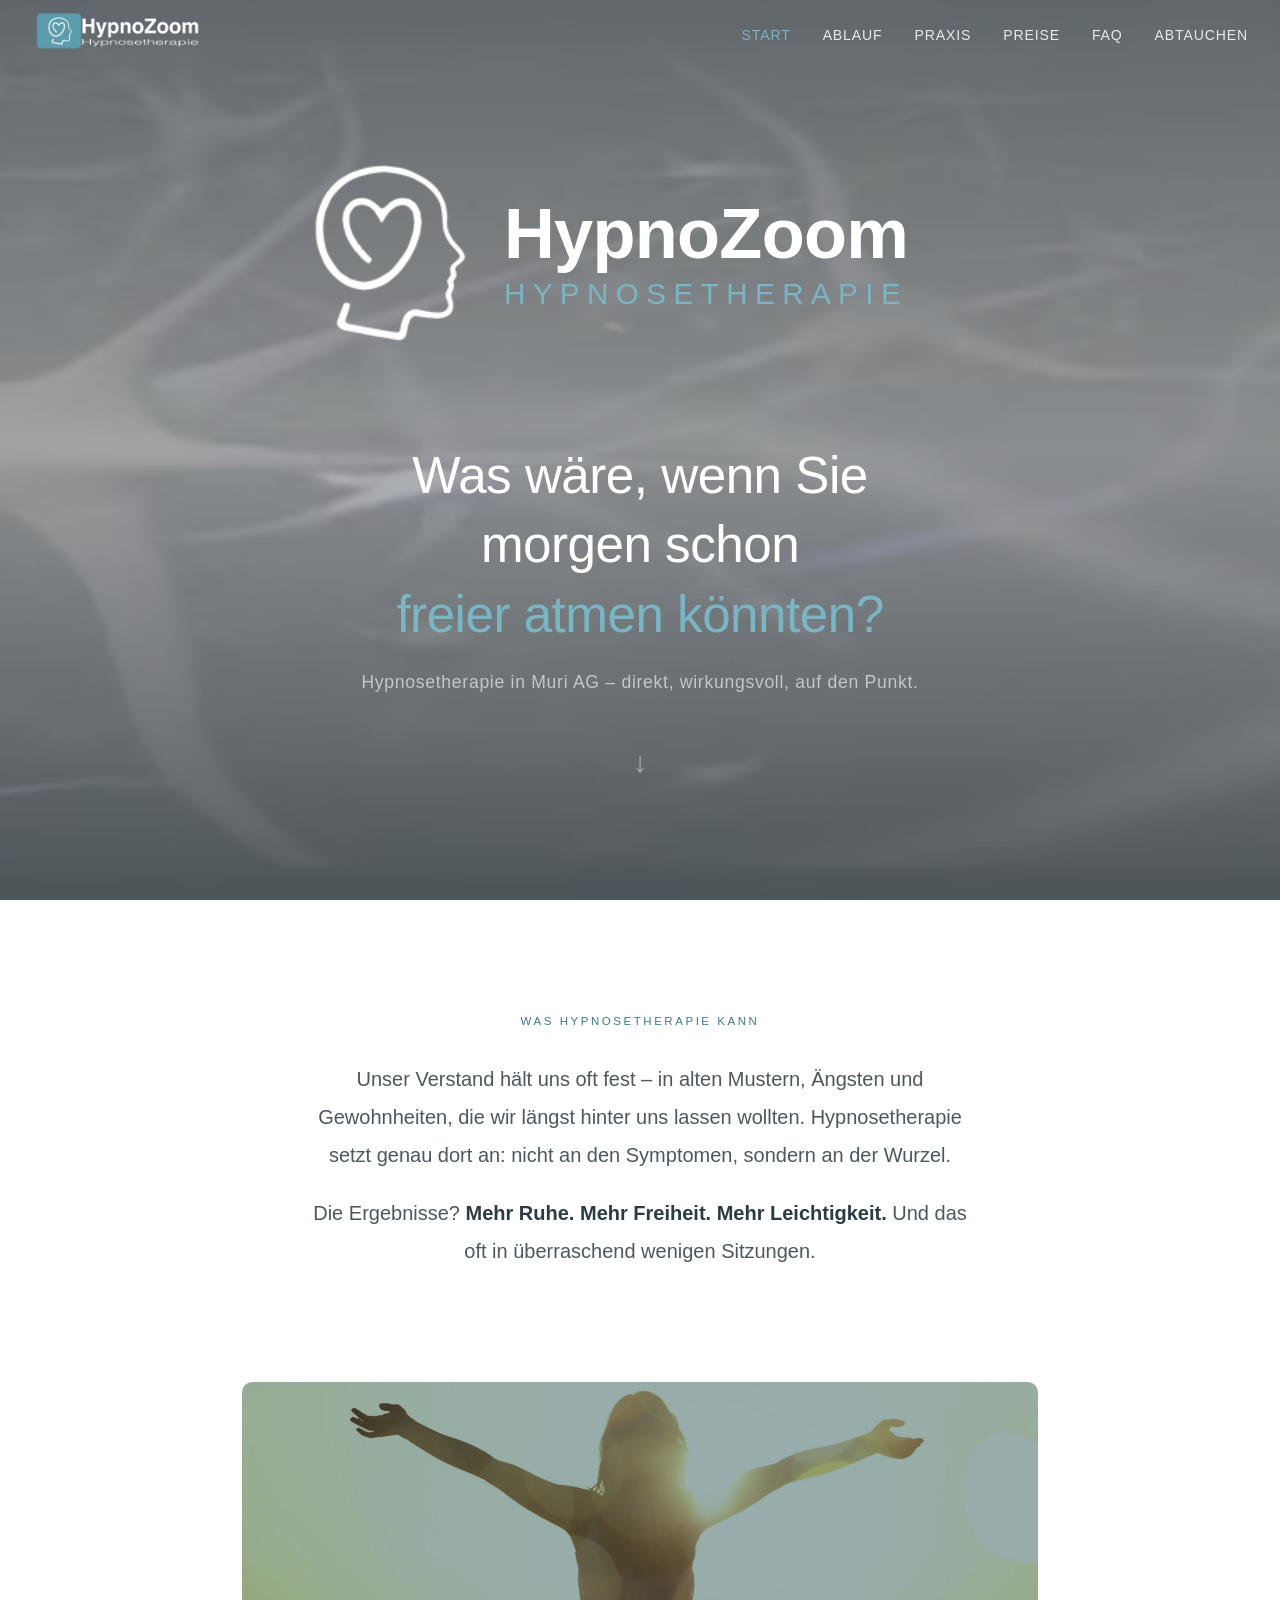
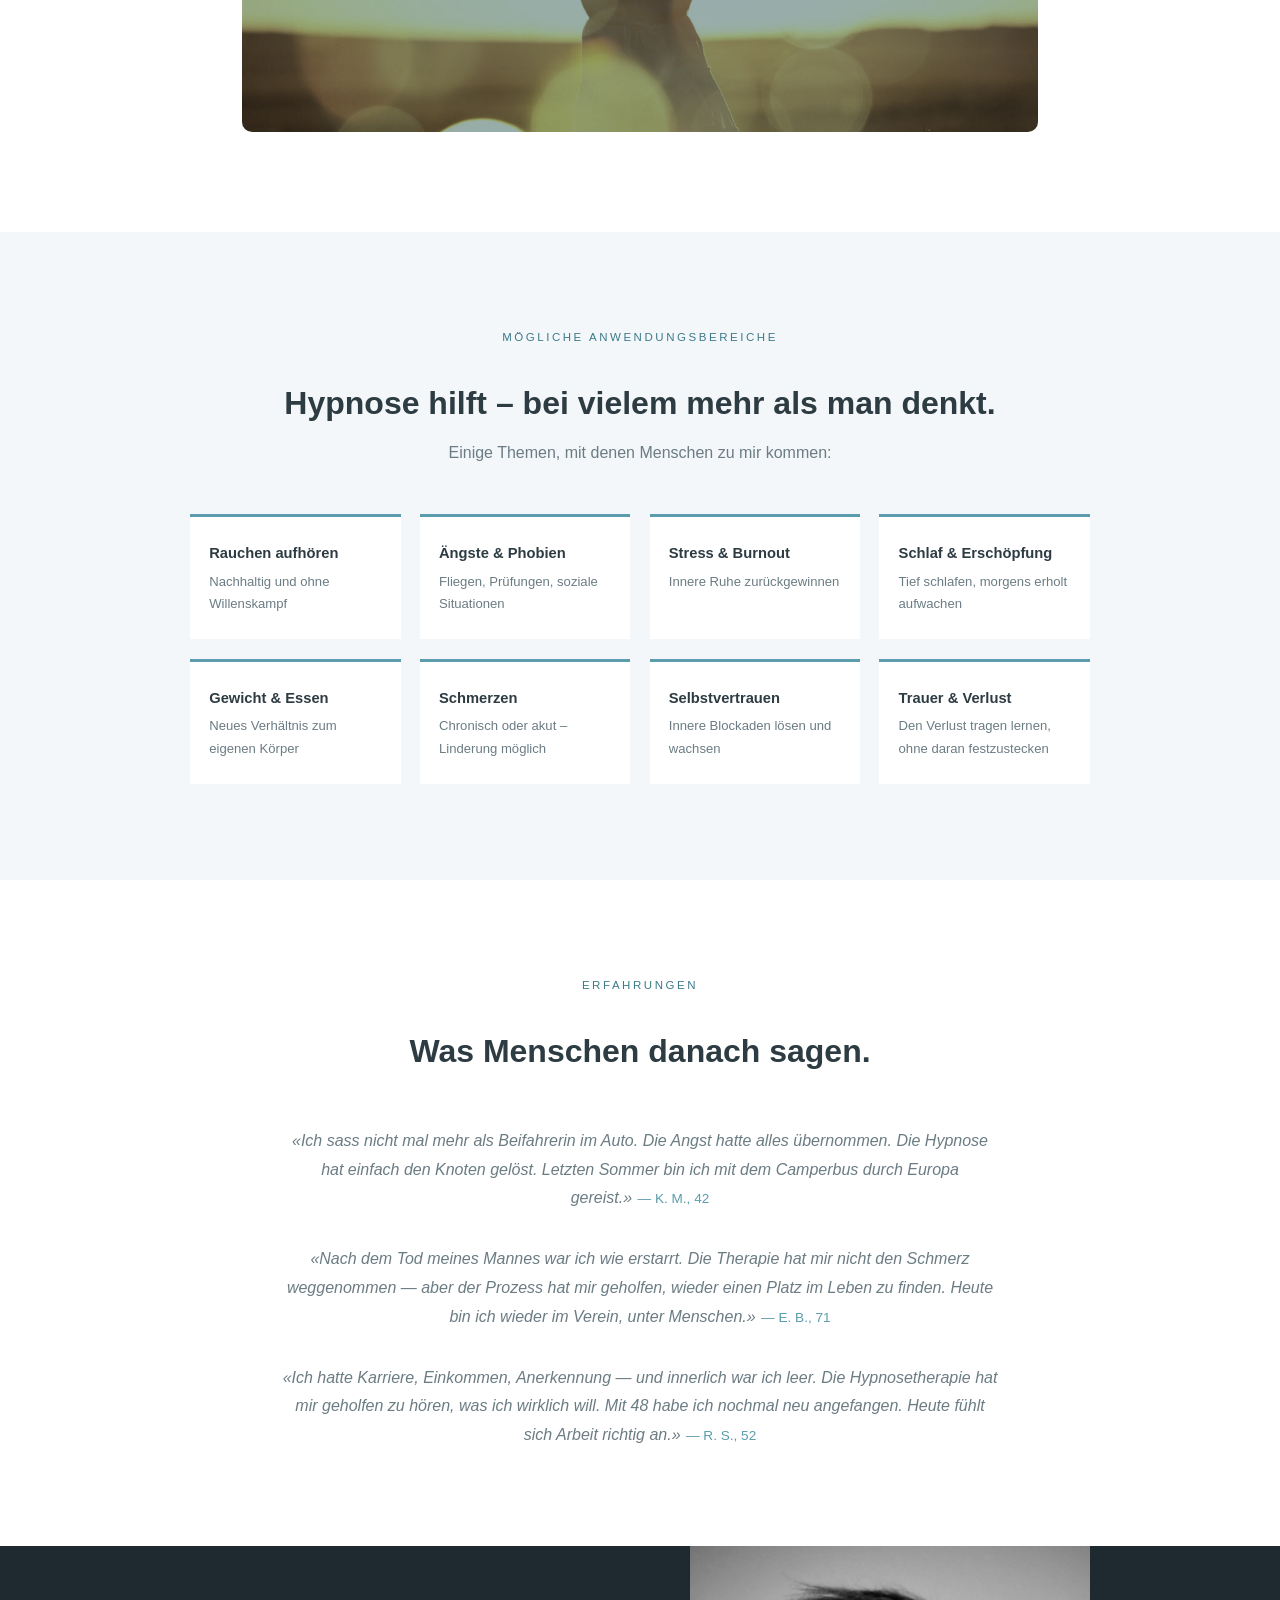
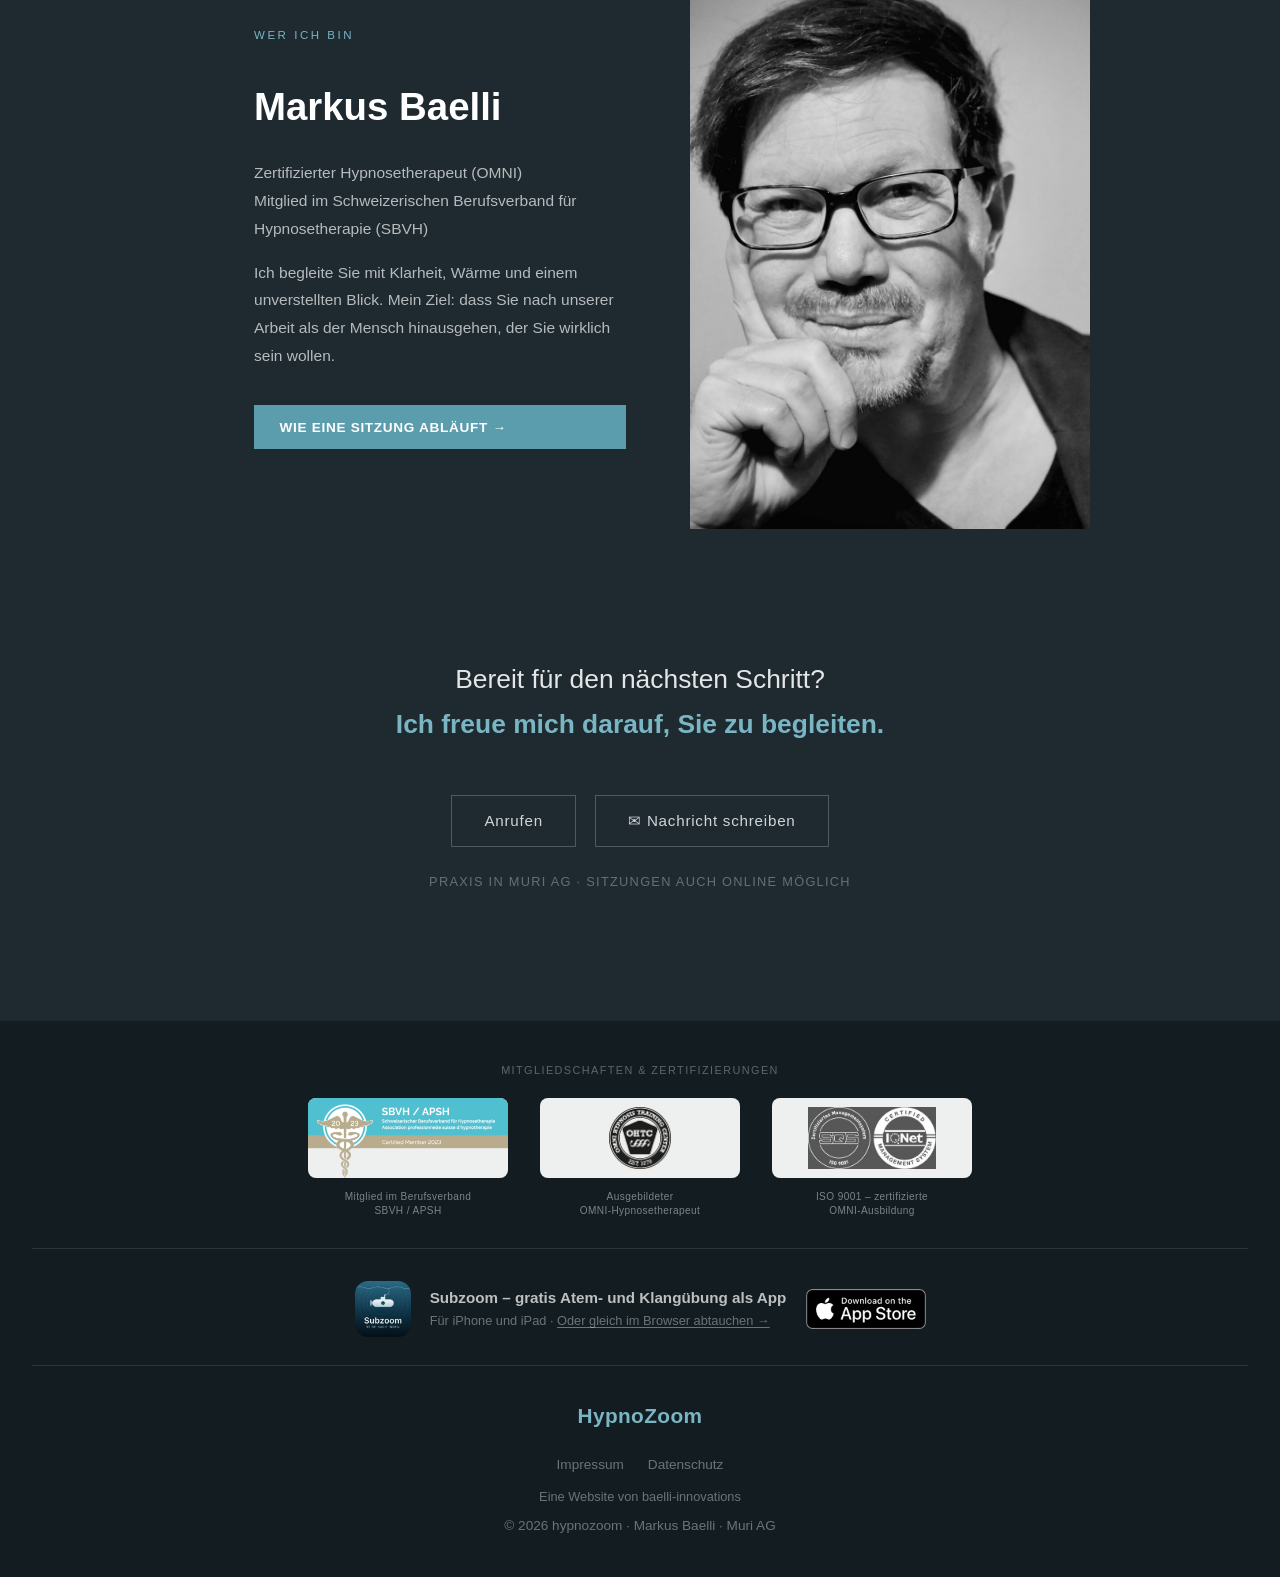
<file: index.html>
<!DOCTYPE html>
<html lang="de">
<head>
  <meta charset="UTF-8">
  <meta name="viewport" content="width=device-width, initial-scale=1.0">
  <title>HypnoZoom – Hypnosetherapie mit Markus Baelli | Muri AG</title>
  <meta name="description" content="Hypnosetherapie in Muri AG – direkt, wirkungsvoll, auf den Punkt. Markus Baelli, zertifizierter Hypnosetherapeut (OMNI), Mitglied SBVH.">
  <link rel="stylesheet" href="style.css">
  <meta name="robots" content="index, follow">
  <meta name="google-site-verification" content="P6n1_zVhU4MIwN9poVW1xoypxf4h9SmWYmA_CE-PF7g">
  <link rel="canonical" href="https://hypnozoom.ch/">
  <meta property="og:type" content="website">
  <meta property="og:title" content="HypnoZoom – Hypnosetherapie mit Markus Baelli | Muri AG">
  <meta property="og:description" content="Hypnosetherapie in Muri AG – direkt, wirkungsvoll, auf den Punkt. Markus Baelli, zertifizierter Hypnosetherapeut (OMNI), Mitglied SBVH.">
  <meta property="og:url" content="https://hypnozoom.ch/">
  <meta property="og:image" content="https://hypnozoom.ch/images/markus-baelli-portrait.jpg">
  <meta property="og:locale" content="de_CH">
  <meta property="og:site_name" content="HypnoZoom">
  <meta name="twitter:card" content="summary_large_image">
  <meta name="twitter:title" content="HypnoZoom – Hypnosetherapie mit Markus Baelli | Muri AG">
  <meta name="twitter:description" content="Hypnosetherapie in Muri AG – direkt, wirkungsvoll, auf den Punkt. Markus Baelli, zertifizierter Hypnosetherapeut (OMNI), Mitglied SBVH.">
  <meta name="twitter:image" content="https://hypnozoom.ch/images/markus-baelli-portrait.jpg">
  <script type="application/ld+json">
  {
    "@context": "https://schema.org",
    "@graph": [
      {
        "@type": ["HealthAndBeautyBusiness", "LocalBusiness"],
        "@id": "https://hypnozoom.ch/#business",
        "name": "HypnoZoom – Hypnosetherapie",
        "url": "https://hypnozoom.ch/",
        "image": "https://hypnozoom.ch/images/markus-baelli-portrait.jpg",
        "description": "Hypnosetherapie in Muri AG mit Markus Baelli, zertifizierter Hypnosetherapeut (OMNI), Mitglied SBVH.",
        "telephone": "+41565351543",
        "email": "info@baelli.com",
        "address": {
          "@type": "PostalAddress",
          "streetAddress": "Luzernerstrasse 35",
          "addressLocality": "Muri",
          "addressRegion": "AG",
          "postalCode": "5630",
          "addressCountry": "CH"
        },
        "areaServed": ["Muri AG", "Freiamt", "Reusstal", "Seetal", "Lenzburg", "Bremgarten", "Aargau", "Zug"],
        "priceRange": "Fr. 150 – Fr. 390",
        "founder": {
          "@type": "Person",
          "name": "Markus Baelli",
          "hasCredential": "OMNI Hypnosetherapie, SBVH Mitglied"
        }
      },
      {
        "@type": "WebSite",
        "@id": "https://hypnozoom.ch/#website",
        "url": "https://hypnozoom.ch/",
        "name": "HypnoZoom",
        "inLanguage": "de-CH"
      }
    ]
  }
  </script>
</head>
<body>

  <nav id="navbar">
    <a href="index.html" class="nav-logo" aria-label="HypnoZoom">
      <img src="logo.png" alt="HypnoZoom" height="44">
    </a>
    <div class="nav-toggle" onclick="toggleNav()"><span></span><span></span><span></span></div>
    <ul class="nav-links" id="navLinks">
      <li><a href="index.html" class="active">Start</a></li>
      <li><a href="ablauf.html">Ablauf</a></li>
      <li><a href="praxis.html">Praxis</a></li>
      <li><a href="preise.html">Preise</a></li>
      <li><a href="faq.html">FAQ</a></li>
      <li><a href="abtauchen.html">Abtauchen</a></li>
    </ul>
  </nav>

  <!-- HERO -->
  <section class="hero">
    <video class="hero-bg" autoplay muted loop playsinline preload="metadata"
           poster="images/neuronen-poster.jpg" aria-hidden="true">
      <source src="images/neuronen.webm" type="video/webm">
      <source src="images/neuronen.mp4" type="video/mp4">
    </video>
    <div class="hero-overlay"></div>
    <div class="hero-content">
      <div class="hero-logo-wrap">
        <img src="logo-icon.png" alt="HypnoZoom Icon" class="hero-icon-img">
        <div class="hero-brand">
          <span class="hero-brand-name">HypnoZoom</span>
          <span class="hero-brand-sub">Hypnosetherapie</span>
        </div>
      </div>
      <p class="hero-quote">Was wäre, wenn Sie<br>morgen schon<br><em>freier atmen könnten?</em></p>
      <h1 class="hero-sub">Hypnosetherapie in Muri AG – direkt, wirkungsvoll, auf den Punkt.</h1>
      <a href="#angebot" class="hero-scroll">↓</a>
    </div>
  </section>

  <!-- ANGEBOT -->
  <section class="angebot" id="angebot">
    <div class="section-inner">
      <span class="section-eyebrow">Was Hypnosetherapie kann</span>
      <div class="angebot-text fade-in">
        <p>Unser Verstand hält uns oft fest – in alten Mustern, Ängsten und Gewohnheiten, die wir längst hinter uns lassen wollten. Hypnosetherapie setzt genau dort an: nicht an den Symptomen, sondern an der Wurzel.</p>
        <p>Die Ergebnisse? <strong>Mehr Ruhe. Mehr Freiheit. Mehr Leichtigkeit.</strong> Und das oft in überraschend wenigen Sitzungen.</p>
      </div>
    </div>
  </section>

  <figure class="praxisraum-foto fade-in">
    <div class="foto-wrap">
      <img src="images/befreit.jpg" alt="Person mit ausgestreckten Armen in der Sonne – Symbol für Befreiung und freies Atmen durch Hypnosetherapie" loading="lazy">
    </div>
    <figcaption>Freier atmen. Leichter sein. Das ist das Ziel.</figcaption>
  </figure>

  <!-- THEMEN -->
  <section class="themen">
    <div class="section-inner">
      <span class="section-eyebrow">Mögliche Anwendungsbereiche</span>
      <h2 class="fade-in">Hypnose hilft – bei vielem mehr als man denkt.</h2>
      <p class="themen-sub fade-in">Einige Themen, mit denen Menschen zu mir kommen:</p>
      <div class="themen-grid fade-in">
        <div class="thema-item">Rauchen aufhören<span>Nachhaltig und ohne Willenskampf</span></div>
        <div class="thema-item">Ängste &amp; Phobien<span>Fliegen, Prüfungen, soziale Situationen</span></div>
        <div class="thema-item">Stress &amp; Burnout<span>Innere Ruhe zurückgewinnen</span></div>
        <div class="thema-item">Schlaf &amp; Erschöpfung<span>Tief schlafen, morgens erholt aufwachen</span></div>
        <div class="thema-item">Gewicht &amp; Essen<span>Neues Verhältnis zum eigenen Körper</span></div>
        <div class="thema-item">Schmerzen<span>Chronisch oder akut – Linderung möglich</span></div>
        <div class="thema-item">Selbstvertrauen<span>Innere Blockaden lösen und wachsen</span></div>
        <div class="thema-item">Trauer &amp; Verlust<span>Den Verlust tragen lernen, ohne daran festzustecken</span></div>
      </div>
    </div>
  </section>

  <!-- ERFAHRUNGEN -->
  <section class="erfahrungen">
    <div class="section-inner">
      <span class="section-eyebrow">Erfahrungen</span>
      <h2 class="fade-in">Was Menschen danach sagen.</h2>
      <div class="erfahrungen-liste fade-in">
        <p class="erfahrung-item">«Ich sass nicht mal mehr als Beifahrerin im Auto. Die Angst hatte alles übernommen. Die Hypnose hat einfach den Knoten gelöst. Letzten Sommer bin ich mit dem Camperbus durch Europa gereist.»<span>— K. M., 42</span></p>
        <p class="erfahrung-item">«Nach dem Tod meines Mannes war ich wie erstarrt. Die Therapie hat mir nicht den Schmerz weggenommen — aber der Prozess hat mir geholfen, wieder einen Platz im Leben zu finden. Heute bin ich wieder im Verein, unter Menschen.»<span>— E. B., 71</span></p>
        <p class="erfahrung-item">«Ich hatte Karriere, Einkommen, Anerkennung — und innerlich war ich leer. Die Hypnosetherapie hat mir geholfen zu hören, was ich wirklich will. Mit 48 habe ich nochmal neu angefangen. Heute fühlt sich Arbeit richtig an.»<span>— R. S., 52</span></p>
      </div>
    </div>
  </section>

  <!-- PERSON -->
  <section class="person">
    <div class="section-inner person-inner">
      <div class="person-text">
        <span class="section-eyebrow">Wer ich bin</span>
        <h2>Markus Baelli</h2>
        <p>Zertifizierter Hypnosetherapeut (OMNI)<br>Mitglied im Schweizerischen Berufsverband für Hypnosetherapie (SBVH)</p>
        <p>Ich begleite Sie mit Klarheit, Wärme und einem unverstellten Blick. Mein Ziel: dass Sie nach unserer Arbeit als der Mensch hinausgehen, der Sie wirklich sein wollen.</p>
        <a href="ablauf.html" class="btn">Wie eine Sitzung abläuft →</a>
      </div>
      <div class="person-photo">
        <img src="images/markus-baelli-portrait.jpg"
             alt="Markus Baelli – Hypnosetherapeut in Muri AG" loading="lazy">
      </div>
    </div>
  </section>

  <!-- INVITATION -->
  <section class="invitation">
    <p class="invitation-text fade-in">
      Bereit für den nächsten Schritt?<br>
      <strong>Ich freue mich darauf, Sie zu begleiten.</strong>
    </p>
    <div class="contact-row fade-in">
      <a href="tel:+41565351543">Anrufen</a>
      <button class="btn-kontakt fade-in" onclick="openKontakt()">✉ Nachricht schreiben</button>
    </div>
    <p class="praxis-hint fade-in">Praxis in Muri AG · Sitzungen auch online möglich</p>
  </section>

  <!-- KONTAKT POPUP -->
  <div id="kontakt-overlay" onclick="closeKontakt(event)">
    <div class="kontakt-modal">
      <button class="kontakt-close" onclick="closeKontakt()">&times;</button>
      <h2>Kontaktanfrage</h2>
      <p class="kontakt-hint">Schreiben Sie mir kurz, worum es geht. Ich melde mich in der Regel innert eines Arbeitstages.</p>
      <form id="kontakt-form" action="https://api.web3forms.com/submit" method="POST" onsubmit="sendKontakt(event)">
        <input type="hidden" name="access_key" value="8c406a0c-f877-4510-b505-d80397eaa93c">
        <input type="hidden" name="subject" value="Neue Anfrage über hypnozoom.ch">
        <input type="hidden" name="from_name" value="hypnozoom.ch Kontaktformular">
        <input type="checkbox" name="botcheck" class="kontakt-hp" tabindex="-1" autocomplete="off">
        <div class="kontakt-row">
          <div class="kontakt-field">
            <label>Vorname</label>
            <input type="text" name="vorname" autocomplete="given-name" required placeholder="Ihr Vorname">
          </div>
          <div class="kontakt-field">
            <label>Nachname</label>
            <input type="text" name="nachname" autocomplete="family-name" required placeholder="Ihr Nachname">
          </div>
        </div>
        <div class="kontakt-field">
          <label>Telefon</label>
          <input type="tel" name="telefon" autocomplete="tel" placeholder="z.B. 056 123 45 67">
        </div>
        <div class="kontakt-field">
          <label>E-Mail</label>
          <input type="email" name="email" autocomplete="email" required placeholder="ihre@email.ch">
        </div>
        <div class="kontakt-field">
          <label>Ihre Nachricht</label>
          <textarea name="nachricht" rows="5" required placeholder="Beschreiben Sie kurz Ihr Anliegen…"></textarea>
        </div>
        <button type="submit" class="kontakt-submit">Nachricht senden →</button>
        <p class="kontakt-status" id="kontakt-status" role="status" aria-live="polite"></p>
        <p class="kontakt-datenschutz">Ihre Angaben verwende ich ausschliesslich, um Ihre Anfrage zu beantworten. Näheres in der <a href="datenschutz.html">Datenschutzerklärung</a>.</p>
      </form>
      <p class="kontakt-direkt">Oder direkt: <a href="tel:+41565351543">056 535 15 43</a> · <a href="mailto:info@baelli.com">info@baelli.com</a></p>
    </div>
  </div>

  <footer>
    <div class="certifications">
      <p class="cert-label">Mitgliedschaften &amp; Zertifizierungen</p>
      <div class="cert-logos">
        <div class="cert-block">
          <a href="https://www.sbvh.ch" target="_blank" rel="noopener noreferrer" class="cert-item cert-item-sbvh" title="SBVH – Schweizerischer Berufsverband für Hypnosetherapie">
            <img src="images/Logo_SBVH_2023.png" alt="SBVH Certified Member – Schweizerischer Berufsverband für Hypnosetherapie" loading="lazy">
          </a>
          <p class="cert-caption">Mitglied im Berufsverband<br>SBVH / APSH</p>
        </div>
        <div class="cert-block">
          <div class="cert-item" title="Omni Hypnosis Training Center – Ausgebildeter Omni Hypnosetherapeut">
            <img src="images/OHTC_sw.png" alt="OHTC – Omni Hypnosis Training Center, ausgebildeter Omni Hypnosetherapeut" loading="lazy">
          </div>
          <p class="cert-caption">Ausgebildeter<br>OMNI-Hypnosetherapeut</p>
        </div>
        <div class="cert-block">
          <div class="cert-item" title="ISO 9001 – zertifizierte OMNI-Hypnosetherapie-Ausbildung">
            <img src="images/ISO.jpg" alt="ISO 9001 – die OMNI-Hypnosetherapie-Ausbildung ist nach ISO 9001 zertifiziert" loading="lazy">
          </div>
          <p class="cert-caption">ISO 9001 – zertifizierte<br>OMNI-Ausbildung</p>
        </div>
      </div>
    </div>
    <div class="footer-app">
      <a class="footer-app-main" href="https://apps.apple.com/ch/app/subzoom-reise-nach-innen/id6827326550" target="_blank" rel="noopener noreferrer">
        <img class="footer-app-icon" src="images/app-subzoom.jpg" width="56" height="56" alt="Subzoom – App-Symbol" loading="lazy">
      </a>
      <div class="footer-app-text">
        <p class="footer-app-title">Subzoom – gratis Atem- und Klangübung als App</p>
        <p class="footer-app-sub">Für iPhone und iPad · <a href="abtauchen.html">Oder gleich im Browser abtauchen →</a></p>
      </div>
      <a class="footer-app-badge" href="https://apps.apple.com/ch/app/subzoom-reise-nach-innen/id6827326550" target="_blank" rel="noopener noreferrer"><img src="images/badge-app-store.png" width="120" height="40" alt="Download on the App Store" loading="lazy"></a>
    </div>
    <div class="footer-logo">
      <span style="font-size:1.3rem;font-weight:700;color:var(--teal-light);letter-spacing:0.02em;">HypnoZoom</span>
    </div>
    <div class="footer-links">
      <a href="impressum.html">Impressum</a>
      <a href="datenschutz.html">Datenschutz</a>
    </div>
    <p class="footer-parent">Eine Website von baelli-innovations</p>
    <p>© 2026 hypnozoom · Markus Baelli · Muri AG</p>
  </footer>

  <script>
    // Hypnosetherapie exakt bündig unter HypnoZoom ausrichten
    function alignBrandSub() {
      const name = document.querySelector('.hero-brand-name');
      const sub  = document.querySelector('.hero-brand-sub');
      if (!name || !sub) return;
      sub.style.letterSpacing = '0';
      sub.style.marginRight   = '0';
      const nameW = name.getBoundingClientRect().width;
      const subW  = sub.getBoundingClientRect().width;
      const n     = sub.textContent.trim().length;
      const spacing = (nameW - subW) / n;
      sub.style.letterSpacing = spacing + 'px';
      sub.style.marginRight   = -spacing + 'px';
    }
    window.addEventListener('load',   alignBrandSub);
    window.addEventListener('resize', alignBrandSub);

    window.addEventListener('scroll', () => {
      document.getElementById('navbar').classList.toggle('scrolled', window.scrollY > 50);
    });
    function toggleNav() {
      document.getElementById('navLinks').classList.toggle('open');
    }
    document.querySelector('.hero-scroll').addEventListener('click', e => {
      e.preventDefault();
      document.getElementById('angebot').scrollIntoView({ behavior: 'smooth' });
    });
    const observer = new IntersectionObserver((entries) => {
      entries.forEach(e => { if (e.isIntersecting) e.target.classList.add('visible'); });
    }, { threshold: 0.12 });
    document.querySelectorAll('.fade-in').forEach(el => observer.observe(el));

    // Kontakt-Popup
    function openKontakt() {
      document.getElementById('kontakt-overlay').classList.add('open');
      document.body.style.overflow = 'hidden';
    }
    function closeKontakt(e) {
      if (e && e.target !== document.getElementById('kontakt-overlay')) return;
      document.getElementById('kontakt-overlay').classList.remove('open');
      document.body.style.overflow = '';
    }
    document.addEventListener('keydown', e => {
      if (e.key === 'Escape') {
        document.getElementById('kontakt-overlay').classList.remove('open');
        document.body.style.overflow = '';
      }
    });
    function sendKontakt(e) {
      e.preventDefault();
      const f = e.target;
      const status = document.getElementById('kontakt-status');
      const key = f.querySelector('input[name="access_key"]').value;
      const btn = f.querySelector('.kontakt-submit');
      status.style.display = 'block';
      if (key.indexOf('EINSETZEN') !== -1) {
        status.className = 'kontakt-status fehler';
        status.textContent = 'Der Formularversand ist noch nicht aktiviert. Bitte rufen Sie an oder schreiben Sie an info@baelli.com – beides steht direkt darunter.';
        return;
      }
      status.className = 'kontakt-status';
      status.textContent = 'Wird gesendet …';
      btn.disabled = true;
      fetch(f.action, { method: 'POST', body: new FormData(f) })
        .then(r => r.json())
        .then(d => {
          if (d.success) {
            document.getElementById('kontakt-form').innerHTML =
              '<div class="kontakt-bestaetigung">' +
              '<div class="check-icon">✓</div>' +
              '<h3>Vielen Dank für Ihre Nachricht!</h3>' +
              '<p>Ihre Anfrage ist bei mir angekommen.<br>Ich melde mich in der Regel innert eines Arbeitstages.</p>' +
              '<button class="btn-schliessen" onclick="closeKontakt()">Schliessen</button>' +
              '</div>';
          } else {
            zeigeFehler(status, btn);
          }
        })
        .catch(() => zeigeFehler(status, btn));
    }
    function zeigeFehler(status, btn) {
      btn.disabled = false;
      status.className = 'kontakt-status fehler';
      status.textContent = 'Das Senden hat leider nicht geklappt. Bitte rufen Sie an unter 056 535 15 43 oder schreiben Sie an info@baelli.com.';
    }
  </script>
</body>
</html>
</file>
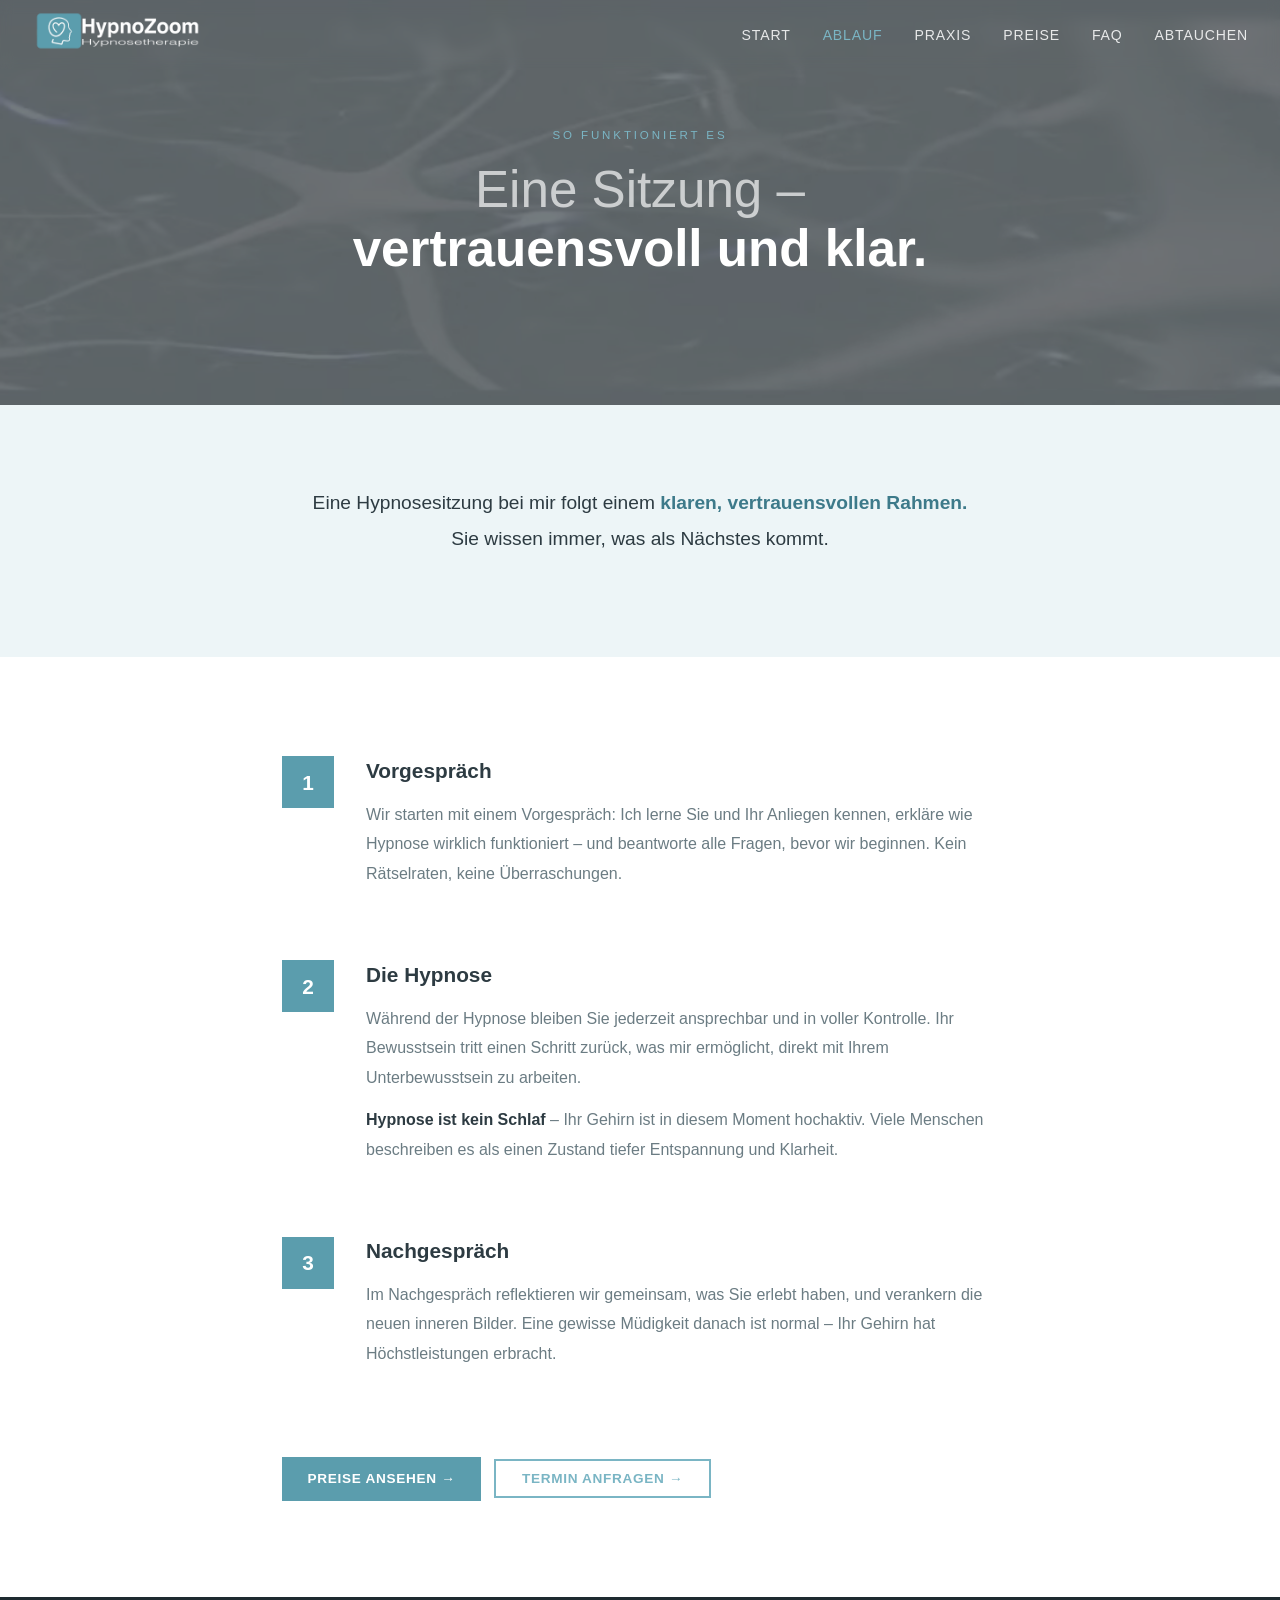
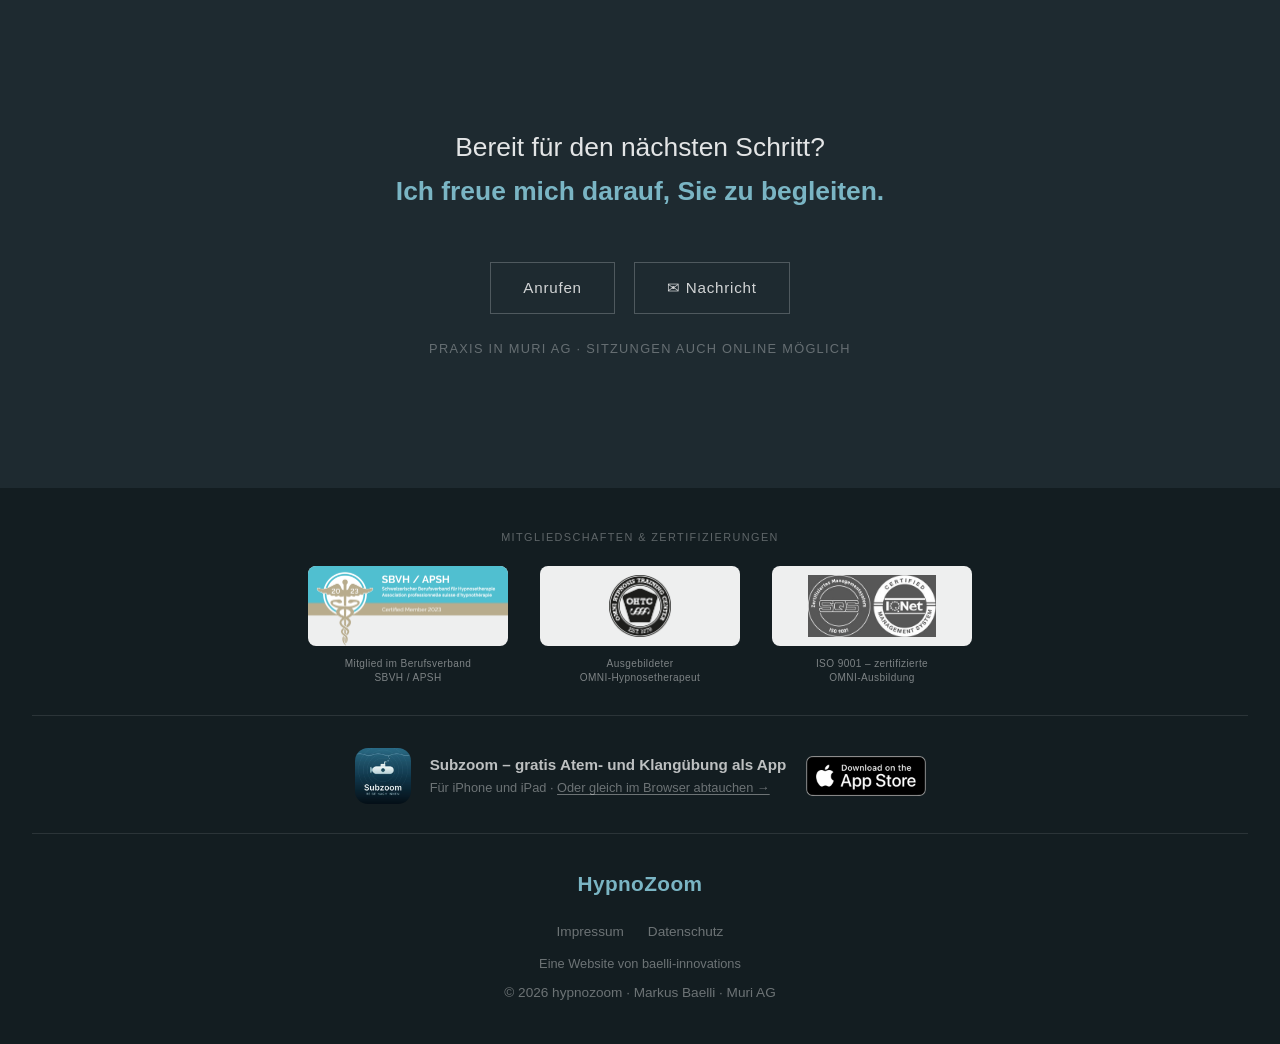
<file: ablauf.html>
<!DOCTYPE html>
<html lang="de">
<head>
  <meta charset="UTF-8">
  <meta name="viewport" content="width=device-width, initial-scale=1.0">
  <title>Ablauf einer Sitzung – HypnoZoom | Markus Baelli</title>
  <meta name="description" content="So läuft eine Hypnosesitzung bei Markus Baelli ab – Vorgespräch, Hypnose, Nachgespräch. Vertrauensvoll, klar und wirkungsvoll.">
  <link rel="stylesheet" href="style.css">
  <meta name="robots" content="index, follow">
  <meta name="google-site-verification" content="P6n1_zVhU4MIwN9poVW1xoypxf4h9SmWYmA_CE-PF7g">
  <link rel="canonical" href="https://hypnozoom.ch/ablauf.html">
  <meta property="og:type" content="website">
  <meta property="og:title" content="Ablauf einer Sitzung – HypnoZoom | Markus Baelli">
  <meta property="og:description" content="So läuft eine Hypnosesitzung bei Markus Baelli ab – Vorgespräch, Hypnose, Nachgespräch. Vertrauensvoll, klar und wirkungsvoll.">
  <meta property="og:url" content="https://hypnozoom.ch/ablauf.html">
  <meta property="og:image" content="https://hypnozoom.ch/images/markus-baelli-portrait.jpg">
  <meta property="og:locale" content="de_CH">
  <meta property="og:site_name" content="HypnoZoom">
  <meta name="twitter:card" content="summary_large_image">
  <meta name="twitter:title" content="Ablauf einer Sitzung – HypnoZoom | Markus Baelli">
  <meta name="twitter:description" content="So läuft eine Hypnosesitzung bei Markus Baelli ab – Vorgespräch, Hypnose, Nachgespräch. Vertrauensvoll, klar und wirkungsvoll.">
  <meta name="twitter:image" content="https://hypnozoom.ch/images/markus-baelli-portrait.jpg">
  <script type="application/ld+json">
  {
    "@context": "https://schema.org",
    "@type": "WebPage",
    "name": "Ablauf einer Sitzung – HypnoZoom | Markus Baelli",
    "description": "So läuft eine Hypnosesitzung bei Markus Baelli ab – Vorgespräch, Hypnose, Nachgespräch. Vertrauensvoll, klar und wirkungsvoll.",
    "url": "https://hypnozoom.ch/ablauf.html",
    "isPartOf": {
      "@type": "HealthAndBeautyBusiness",
      "name": "HypnoZoom",
      "url": "https://hypnozoom.ch/",
      "address": {
        "@type": "PostalAddress",
        "streetAddress": "Luzernerstrasse 35",
        "addressLocality": "Muri",
        "addressRegion": "AG",
        "postalCode": "5630",
        "addressCountry": "CH"
      }
    }
  }
  </script>
</head>
<body>

  <nav id="navbar" class="scrolled">
    <a href="index.html" class="nav-logo" aria-label="HypnoZoom">
      <img src="logo.png" alt="HypnoZoom" height="44">
    </a>
    <div class="nav-toggle" onclick="toggleNav()"><span></span><span></span><span></span></div>
    <ul class="nav-links" id="navLinks">
      <li><a href="index.html">Start</a></li>
      <li><a href="ablauf.html" class="active">Ablauf</a></li>
      <li><a href="praxis.html">Praxis</a></li>
      <li><a href="preise.html">Preise</a></li>
      <li><a href="faq.html">FAQ</a></li>
      <li><a href="abtauchen.html">Abtauchen</a></li>
    </ul>
  </nav>

  <section class="page-hero">
    <video class="hero-bg" autoplay muted loop playsinline preload="metadata"
           poster="images/neuronen-poster.jpg" aria-hidden="true">
      <source src="images/neuronen.webm" type="video/webm">
      <source src="images/neuronen.mp4" type="video/mp4">
    </video>
    <div class="hero-overlay"></div>
    <div class="page-hero-content">
      <p class="page-eyebrow">So funktioniert es</p>
      <h1 class="page-title"><span>Eine Sitzung –</span><br>vertrauensvoll und klar.</h1>
    </div>
  </section>

  <div class="content-warm">
    <p class="fade-in">Eine Hypnosesitzung bei mir folgt einem <strong>klaren, vertrauensvollen Rahmen.</strong> Sie wissen immer, was als Nächstes kommt.</p>
  </div>

  <div class="content-section fade-in">
    <div class="ablauf-step">
      <div class="step-number">1</div>
      <div class="step-body">
        <h2>Vorgespräch</h2>
        <p>Wir starten mit einem Vorgespräch: Ich lerne Sie und Ihr Anliegen kennen, erkläre wie Hypnose wirklich funktioniert – und beantworte alle Fragen, bevor wir beginnen. Kein Rätselraten, keine Überraschungen.</p>
      </div>
    </div>

    <div class="ablauf-step">
      <div class="step-number">2</div>
      <div class="step-body">
        <h2>Die Hypnose</h2>
        <p>Während der Hypnose bleiben Sie jederzeit ansprechbar und in voller Kontrolle. Ihr Bewusstsein tritt einen Schritt zurück, was mir ermöglicht, direkt mit Ihrem Unterbewusstsein zu arbeiten.</p>
        <p><strong>Hypnose ist kein Schlaf</strong> – Ihr Gehirn ist in diesem Moment hochaktiv. Viele Menschen beschreiben es als einen Zustand tiefer Entspannung und Klarheit.</p>
      </div>
    </div>

    <div class="ablauf-step">
      <div class="step-number">3</div>
      <div class="step-body">
        <h2>Nachgespräch</h2>
        <p>Im Nachgespräch reflektieren wir gemeinsam, was Sie erlebt haben, und verankern die neuen inneren Bilder. Eine gewisse Müdigkeit danach ist normal – Ihr Gehirn hat Höchstleistungen erbracht.</p>
      </div>
    </div>

    <div style="margin-top:2rem;">
      <a href="preise.html" class="btn">Preise ansehen →</a>
      &nbsp;
      <button onclick="openKontakt()" class="btn btn-outline">Termin anfragen →</button>
    </div>
  </div>

  <section class="invitation">
    <p class="invitation-text fade-in">
      Bereit für den nächsten Schritt?<br>
      <strong>Ich freue mich darauf, Sie zu begleiten.</strong>
    </p>
    <div class="contact-row fade-in">
      <a href="tel:+41565351543">Anrufen</a>
      <button class="btn-kontakt" onclick="openKontakt()">✉ Nachricht</button>
    </div>
    <p class="praxis-hint fade-in">Praxis in Muri AG · Sitzungen auch online möglich</p>
  </section>

  
  <!-- KONTAKT POPUP -->
  <div id="kontakt-overlay" onclick="closeKontakt(event)">
    <div class="kontakt-modal">
      <button class="kontakt-close" onclick="closeKontakt()">&times;</button>
      <h2>Kontaktanfrage</h2>
      <p class="kontakt-hint">Schreiben Sie mir kurz, worum es geht. Ich melde mich in der Regel innert eines Arbeitstages.</p>
      <form id="kontakt-form" action="https://api.web3forms.com/submit" method="POST" onsubmit="sendKontakt(event)">
        <input type="hidden" name="access_key" value="8c406a0c-f877-4510-b505-d80397eaa93c">
        <input type="hidden" name="subject" value="Neue Anfrage über hypnozoom.ch">
        <input type="hidden" name="from_name" value="hypnozoom.ch Kontaktformular">
        <input type="checkbox" name="botcheck" class="kontakt-hp" tabindex="-1" autocomplete="off">
        <div class="kontakt-row">
          <div class="kontakt-field">
            <label>Vorname</label>
            <input type="text" name="vorname" autocomplete="given-name" required placeholder="Ihr Vorname">
          </div>
          <div class="kontakt-field">
            <label>Nachname</label>
            <input type="text" name="nachname" autocomplete="family-name" required placeholder="Ihr Nachname">
          </div>
        </div>
        <div class="kontakt-field">
          <label>Telefon</label>
          <input type="tel" name="telefon" autocomplete="tel" placeholder="z.B. 056 123 45 67">
        </div>
        <div class="kontakt-field">
          <label>E-Mail</label>
          <input type="email" name="email" autocomplete="email" required placeholder="ihre@email.ch">
        </div>
        <div class="kontakt-field">
          <label>Ihre Nachricht</label>
          <textarea name="nachricht" rows="5" required placeholder="Beschreiben Sie kurz Ihr Anliegen…"></textarea>
        </div>
        <button type="submit" class="kontakt-submit">Nachricht senden →</button>
        <p class="kontakt-status" id="kontakt-status" role="status" aria-live="polite"></p>
        <p class="kontakt-datenschutz">Ihre Angaben verwende ich ausschliesslich, um Ihre Anfrage zu beantworten. Näheres in der <a href="datenschutz.html">Datenschutzerklärung</a>.</p>
      </form>
      <p class="kontakt-direkt">Oder direkt: <a href="tel:+41565351543">056 535 15 43</a> · <a href="mailto:info@baelli.com">info@baelli.com</a></p>
    </div>
  </div>

  <footer>
    <div class="certifications">
      <p class="cert-label">Mitgliedschaften &amp; Zertifizierungen</p>
      <div class="cert-logos">
        <div class="cert-block">
          <a href="https://www.sbvh.ch" target="_blank" rel="noopener noreferrer" class="cert-item cert-item-sbvh" title="SBVH – Schweizerischer Berufsverband für Hypnosetherapie">
            <img src="images/Logo_SBVH_2023.png" alt="SBVH Certified Member – Schweizerischer Berufsverband für Hypnosetherapie" loading="lazy">
          </a>
          <p class="cert-caption">Mitglied im Berufsverband<br>SBVH / APSH</p>
        </div>
        <div class="cert-block">
          <div class="cert-item" title="Omni Hypnosis Training Center – Ausgebildeter Omni Hypnosetherapeut">
            <img src="images/OHTC_sw.png" alt="OHTC – Omni Hypnosis Training Center, ausgebildeter Omni Hypnosetherapeut" loading="lazy">
          </div>
          <p class="cert-caption">Ausgebildeter<br>OMNI-Hypnosetherapeut</p>
        </div>
        <div class="cert-block">
          <div class="cert-item" title="ISO 9001 – zertifizierte OMNI-Hypnosetherapie-Ausbildung">
            <img src="images/ISO.jpg" alt="ISO 9001 – die OMNI-Hypnosetherapie-Ausbildung ist nach ISO 9001 zertifiziert" loading="lazy">
          </div>
          <p class="cert-caption">ISO 9001 – zertifizierte<br>OMNI-Ausbildung</p>
        </div>
      </div>
    </div>
    <div class="footer-app">
      <a class="footer-app-main" href="https://apps.apple.com/ch/app/subzoom-reise-nach-innen/id6827326550" target="_blank" rel="noopener noreferrer">
        <img class="footer-app-icon" src="images/app-subzoom.jpg" width="56" height="56" alt="Subzoom – App-Symbol" loading="lazy">
      </a>
      <div class="footer-app-text">
        <p class="footer-app-title">Subzoom – gratis Atem- und Klangübung als App</p>
        <p class="footer-app-sub">Für iPhone und iPad · <a href="abtauchen.html">Oder gleich im Browser abtauchen →</a></p>
      </div>
      <a class="footer-app-badge" href="https://apps.apple.com/ch/app/subzoom-reise-nach-innen/id6827326550" target="_blank" rel="noopener noreferrer"><img src="images/badge-app-store.png" width="120" height="40" alt="Download on the App Store" loading="lazy"></a>
    </div>
    <div class="footer-logo">
      <span style="font-size:1.3rem;font-weight:700;color:var(--teal-light);letter-spacing:0.02em;">HypnoZoom</span>
    </div>
    <div class="footer-links">
      <a href="impressum.html">Impressum</a>
      <a href="datenschutz.html">Datenschutz</a>
    </div>
    <p class="footer-parent">Eine Website von baelli-innovations</p>
    <p>© 2026 hypnozoom · Markus Baelli · Muri AG</p>
  </footer>

  <script>
    function toggleNav() { document.getElementById('navLinks').classList.toggle('open'); }
    window.addEventListener('scroll', () => {
      document.getElementById('navbar').classList.toggle('scrolled', window.scrollY > 50);
    });
    const observer = new IntersectionObserver((entries) => {
      entries.forEach(e => { if (e.isIntersecting) e.target.classList.add('visible'); });
    }, { threshold: 0.12 });
    document.querySelectorAll('.fade-in').forEach(el => observer.observe(el));

    // Kontakt-Popup
    function openKontakt() {
      document.getElementById('kontakt-overlay').classList.add('open');
      document.body.style.overflow = 'hidden';
    }
    function closeKontakt(e) {
      if (e && e.target !== document.getElementById('kontakt-overlay')) return;
      document.getElementById('kontakt-overlay').classList.remove('open');
      document.body.style.overflow = '';
    }
    document.addEventListener('keydown', e => {
      if (e.key === 'Escape') {
        document.getElementById('kontakt-overlay').classList.remove('open');
        document.body.style.overflow = '';
      }
    });
    function sendKontakt(e) {
      e.preventDefault();
      const f = e.target;
      const status = document.getElementById('kontakt-status');
      const key = f.querySelector('input[name="access_key"]').value;
      const btn = f.querySelector('.kontakt-submit');
      status.style.display = 'block';
      if (key.indexOf('EINSETZEN') !== -1) {
        status.className = 'kontakt-status fehler';
        status.textContent = 'Der Formularversand ist noch nicht aktiviert. Bitte rufen Sie an oder schreiben Sie an info@baelli.com – beides steht direkt darunter.';
        return;
      }
      status.className = 'kontakt-status';
      status.textContent = 'Wird gesendet …';
      btn.disabled = true;
      fetch(f.action, { method: 'POST', body: new FormData(f) })
        .then(r => r.json())
        .then(d => {
          if (d.success) {
            document.getElementById('kontakt-form').innerHTML =
              '<div class="kontakt-bestaetigung">' +
              '<div class="check-icon">✓</div>' +
              '<h3>Vielen Dank für Ihre Nachricht!</h3>' +
              '<p>Ihre Anfrage ist bei mir angekommen.<br>Ich melde mich in der Regel innert eines Arbeitstages.</p>' +
              '<button class="btn-schliessen" onclick="closeKontakt()">Schliessen</button>' +
              '</div>';
          } else {
            zeigeFehler(status, btn);
          }
        })
        .catch(() => zeigeFehler(status, btn));
    }
    function zeigeFehler(status, btn) {
      btn.disabled = false;
      status.className = 'kontakt-status fehler';
      status.textContent = 'Das Senden hat leider nicht geklappt. Bitte rufen Sie an unter 056 535 15 43 oder schreiben Sie an info@baelli.com.';
    }
  </script>
</body>
</html>
</file>
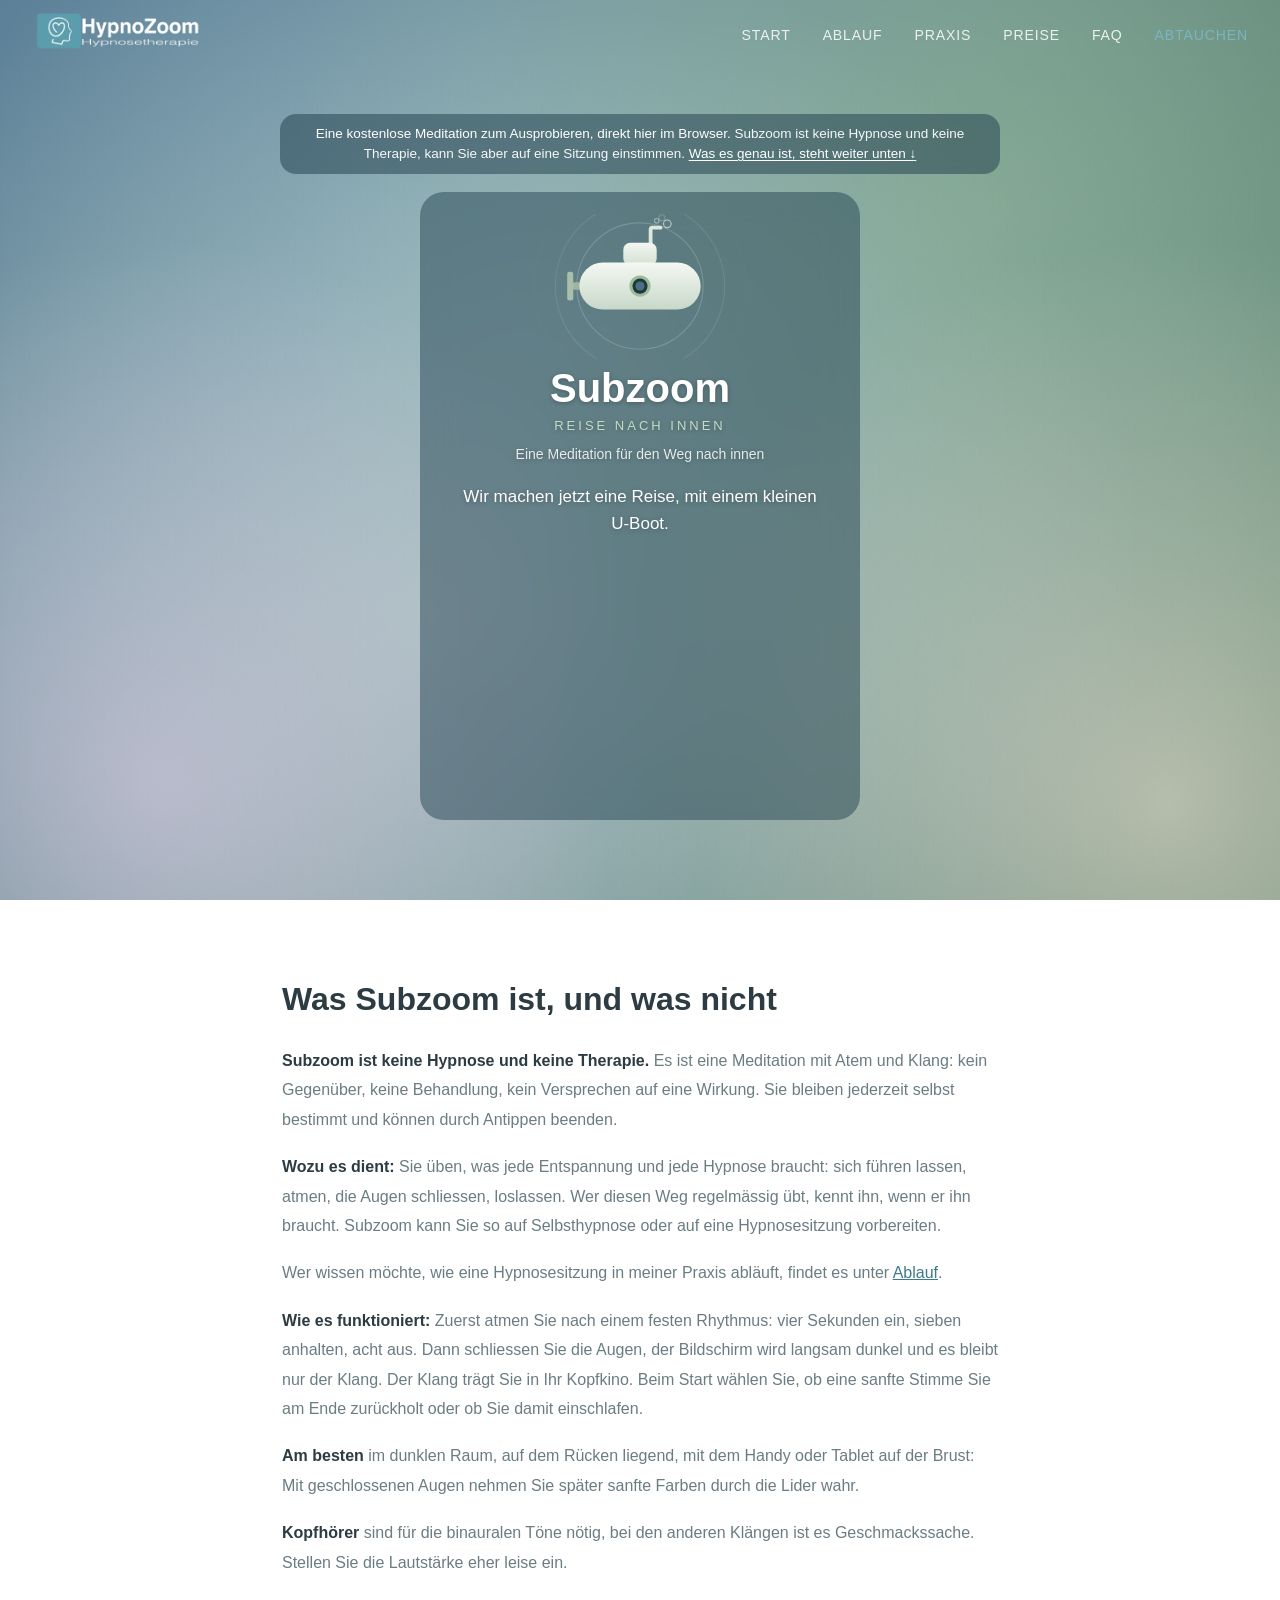
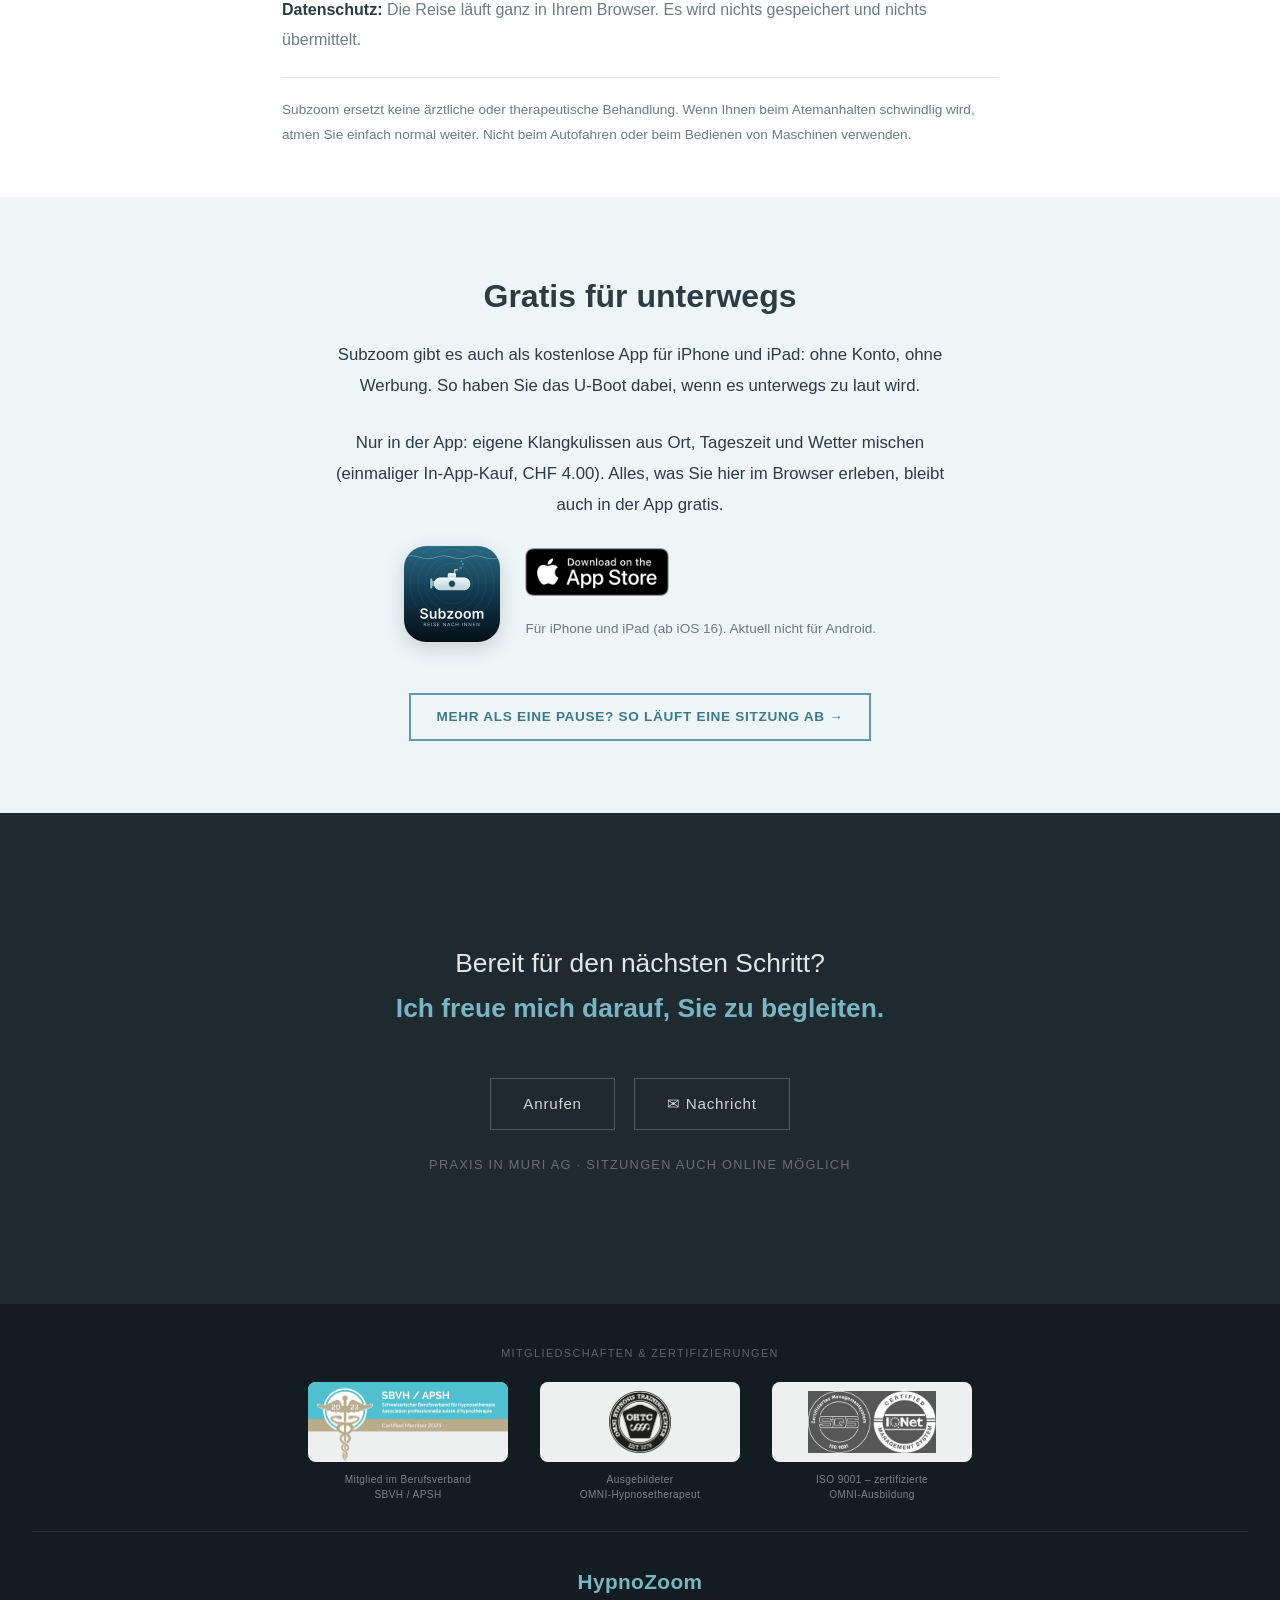
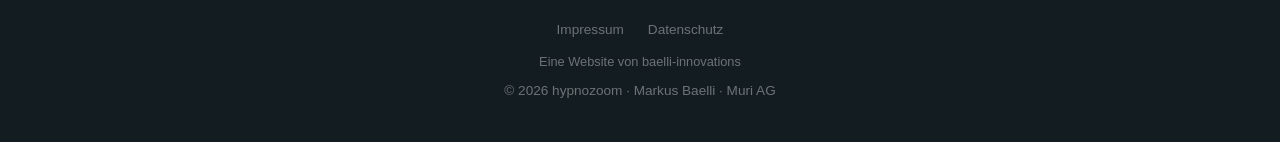
<file: abtauchen.html>
<!DOCTYPE html>
<html lang="de">
<head>
  <meta charset="UTF-8">
  <meta name="viewport" content="width=device-width, initial-scale=1.0, viewport-fit=cover">
  <meta name="theme-color" content="#4F7389">
  <link rel="manifest" href="abtauchen.webmanifest">
  <link rel="apple-touch-icon" href="images/app-subzoom.jpg">
  <meta name="apple-mobile-web-app-capable" content="yes">
  <meta name="mobile-web-app-capable" content="yes">
  <meta name="apple-mobile-web-app-title" content="Subzoom">
  <meta name="apple-mobile-web-app-status-bar-style" content="black-translucent">
  <title>Abtauchen – Subzoom, eine Reise nach innen | HypnoZoom</title>
  <meta name="description" content="Kostenlose Meditation im Browser, keine Hypnose: Ein U-Boot taucht mit Ihnen ab, weg vom Alltagslärm. Atmen, Augen schliessen, der Bildschirm wird dunkel.">
  <link rel="stylesheet" href="style.css">
  <link rel="stylesheet" href="abtauchen.css">
  <meta name="robots" content="index, follow">
  <meta name="google-site-verification" content="P6n1_zVhU4MIwN9poVW1xoypxf4h9SmWYmA_CE-PF7g">
  <link rel="canonical" href="https://hypnozoom.ch/abtauchen.html">
  <meta property="og:type" content="website">
  <meta property="og:title" content="Abtauchen – Subzoom, eine Reise nach innen | HypnoZoom">
  <meta property="og:description" content="Kostenlose Meditation im Browser, keine Hypnose: Ein U-Boot taucht mit Ihnen ab, weg vom Alltagslärm. Atmen, Augen schliessen, der Bildschirm wird dunkel.">
  <meta property="og:url" content="https://hypnozoom.ch/abtauchen.html">
  <meta property="og:image" content="https://hypnozoom.ch/images/app-subzoom.jpg">
  <meta property="og:locale" content="de_CH">
  <meta property="og:site_name" content="HypnoZoom">
  <meta name="twitter:card" content="summary_large_image">
  <meta name="twitter:title" content="Abtauchen – Subzoom, eine Reise nach innen | HypnoZoom">
  <meta name="twitter:description" content="Kostenlose Meditation im Browser, keine Hypnose: Ein U-Boot taucht mit Ihnen ab, weg vom Alltagslärm. Atmen, Augen schliessen, der Bildschirm wird dunkel.">
  <meta name="twitter:image" content="https://hypnozoom.ch/images/app-subzoom.jpg">
  <script type="application/ld+json">
  {
    "@context": "https://schema.org",
    "@type": "WebApplication",
    "name": "Subzoom: Reise nach innen",
    "description": "Meditation mit Atem und Klang: Atmen, Augen schliessen, der Bildschirm wird dunkel. Mit Klängen wie U-Boot, Wald oder Rauschen.",
    "operatingSystem": "Alle (Browser); App für iOS 16.0 oder neuer",
    "browserRequirements": "Moderner Browser mit Web Audio",
    "applicationCategory": "LifestyleApplication",
    "downloadUrl": "https://apps.apple.com/ch/app/subzoom-reise-nach-innen/id6827326550",
    "url": "https://hypnozoom.ch/abtauchen.html",
    "image": "https://hypnozoom.ch/images/app-subzoom.jpg",
    "inLanguage": "de-CH",
    "offers": { "@type": "Offer", "price": "0", "priceCurrency": "CHF" },
    "author": { "@type": "Person", "name": "Markus Baelli" }
  }
  </script>
</head>
<body>

  <nav id="navbar" class="scrolled">
    <a href="index.html" class="nav-logo" aria-label="HypnoZoom">
      <img src="logo.png" alt="HypnoZoom" height="44">
    </a>
    <div class="nav-toggle" onclick="toggleNav()"><span></span><span></span><span></span></div>
    <ul class="nav-links" id="navLinks">
      <li><a href="index.html">Start</a></li>
      <li><a href="ablauf.html">Ablauf</a></li>
      <li><a href="praxis.html">Praxis</a></li>
      <li><a href="preise.html">Preise</a></li>
      <li><a href="faq.html">FAQ</a></li>
      <li><a href="abtauchen.html" class="active">Abtauchen</a></li>
    </ul>
  </nav>

  <main class="az-stage" id="reise" aria-label="Subzoom – eine Reise nach innen">
    <canvas class="az-fog" id="azFog" aria-hidden="true"></canvas>

    <div class="az-flow" id="azFlow">

      <!-- Vorab: was den Besucher hier erwartet (24.11.2026) -->
      <p class="az-vorab az-panel" id="azVorab"><strong>Eine kostenlose Meditation zum Ausprobieren, direkt hier im Browser.</strong> Subzoom ist keine Hypnose und keine Therapie, kann Sie aber auf eine Sitzung einstimmen. <a href="#was-ist-subzoom">Was es genau ist, steht weiter unten&nbsp;↓</a></p>

      <!-- 1. Einstieg: U-Boot und kleine Geschichte -->
      <section class="az-card az-panel az-intro az-fadein" id="azIntro">
        <svg class="az-sub-svg" viewBox="0 0 290 190" aria-hidden="true" focusable="false">
          <defs>
            <linearGradient id="azHull" x1="0" y1="0" x2="0" y2="1"><stop offset="0" stop-color="#F4F8F3"/><stop offset="1" stop-color="#C8D8C9"/></linearGradient>
            <linearGradient id="azTower" x1="0" y1="0" x2="0" y2="1"><stop offset="0" stop-color="#F2F6F1"/><stop offset="1" stop-color="#D3E0D3"/></linearGradient>
            <clipPath id="azClip"><rect width="290" height="190"/></clipPath>
          </defs>
          <g clip-path="url(#azClip)" fill="none" stroke="#fff" stroke-width="1.5">
            <circle cx="145" cy="95" r="60" opacity="0"><animate attributeName="r" values="60;145" dur="5.55s" begin="0s" repeatCount="indefinite"/><animate attributeName="opacity" values="0.24;0" dur="5.55s" begin="0s" repeatCount="indefinite"/></circle>
            <circle cx="145" cy="95" r="60" opacity="0"><animate attributeName="r" values="60;145" dur="5.55s" begin="-1.85s" repeatCount="indefinite"/><animate attributeName="opacity" values="0.24;0" dur="5.55s" begin="-1.85s" repeatCount="indefinite"/></circle>
            <circle cx="145" cy="95" r="60" opacity="0"><animate attributeName="r" values="60;145" dur="5.55s" begin="-3.7s" repeatCount="indefinite"/><animate attributeName="opacity" values="0.24;0" dur="5.55s" begin="-3.7s" repeatCount="indefinite"/></circle>
            <circle cx="167" cy="13" r="3" opacity="0"><animate attributeName="cy" values="13;1" dur="4.5s" begin="0s" repeatCount="indefinite"/><animate attributeName="opacity" values="0.6;0" dur="4.5s" begin="0s" repeatCount="indefinite"/></circle>
            <circle cx="174" cy="13" r="4" opacity="0"><animate attributeName="cy" values="13;1" dur="4.5s" begin="-1.5s" repeatCount="indefinite"/><animate attributeName="opacity" values="0.6;0" dur="4.5s" begin="-1.5s" repeatCount="indefinite"/></circle>
            <circle cx="181" cy="13" r="5" opacity="0"><animate attributeName="cy" values="13;1" dur="4.5s" begin="-3s" repeatCount="indefinite"/><animate attributeName="opacity" values="0.6;0" dur="4.5s" begin="-3s" repeatCount="indefinite"/></circle>
          </g>
          <g class="az-bob" stroke="none">
            <rect x="56" y="90" width="14" height="10" rx="2" fill="#9DB59E"/>
            <rect x="49" y="76" width="8" height="38" rx="3" fill="#A9BFAA"/>
            <rect x="156.500" y="17" width="5" height="24" rx="2.500" fill="#DDE8DC"/>
            <rect x="157.500" y="15.500" width="17" height="5" rx="2.500" fill="#DDE8DC"/>
            <rect x="123" y="38" width="44" height="30" rx="9" fill="url(#azTower)"/>
            <rect x="65" y="64" width="160" height="62" rx="31" fill="url(#azHull)"/>
            <circle cx="145" cy="95" r="14" fill="#9CBB9C"/>
            <circle cx="145" cy="95" r="10" fill="#1E3A38"/>
            <circle cx="145" cy="95" r="6" fill="#4C6F85"/>
          </g>
        </svg>
        <h1>Subzoom</h1>
        <p class="az-kicker">Reise nach innen</p>
        <p class="az-kicker2">Eine Meditation für den Weg nach innen</p>
        <div class="az-lines" id="azLines">
          <p>Wir machen jetzt eine Reise, mit einem kleinen U‑Boot.</p>
          <p>Wir tauchen ab, unter die Oberfläche des Tages. Oben bleiben die Wellen, der Lärm und die Gedanken.</p>
          <p>Je tiefer wir kommen, desto leiser wird es. Du musst nichts tun, nur atmen und mitkommen.</p>
          <p>Bereit zum Abtauchen?</p>
        </div>
        <button class="az-btn" id="azWeiter" type="button" disabled>Jetzt abtauchen</button>
      </section>

      <!-- 2. Einstellungen -->
      <div class="az-setup" id="azSetup" hidden>
        <section class="az-card" aria-labelledby="azQ">
          <div class="az-brand"><b>SUBZOOM</b><span>Reise nach innen</span></div>
          <p class="az-q" id="azQ">Wie lange möchtest du dir Zeit nehmen?</p>
          <div class="az-chips" id="azChips" role="group" aria-label="Dauer">
            <button class="az-chip" type="button" data-min="5" aria-pressed="false">5 min</button>
            <button class="az-chip" type="button" data-min="10" aria-pressed="true">10 min</button>
            <button class="az-chip" type="button" data-min="15" aria-pressed="false">15 min</button>
            <button class="az-chip" type="button" data-min="20" aria-pressed="false">20 min</button>
            <button class="az-chip" type="button" data-min="30" aria-pressed="false">30 min</button>
            <button class="az-chip" type="button" id="azCustomBtn" aria-pressed="false">Eigene</button>
          </div>
          <div class="az-custom" id="azCustom" hidden>
            <button class="az-step" type="button" id="azMinus" aria-label="Eine Minute weniger">−</button>
            <output id="azMinOut" aria-live="polite">10 min</output>
            <button class="az-step" type="button" id="azPlus" aria-label="Eine Minute mehr">+</button>
          </div>
          <p class="az-note">Nach gut anderthalb Minuten führt dich die Reise mit geschlossenen Augen weiter. Der Bildschirm wird dann langsam dunkel.</p>
        </section>

        <div class="az-col" id="azSndSlot">
          <section class="az-card az-snd" id="azSnd" aria-label="Klang">
            <div class="az-tiles">
              <button class="az-tile" type="button" data-mode="submarine" aria-pressed="false">
                <span class="ic"><svg width="48" height="26" viewBox="0 0 48 26" aria-hidden="true"><rect x="2" y="8" width="3" height="10" rx="1.500" fill="#fff" opacity=".7"/><rect x="26" y="1" width="12" height="8" rx="3" fill="#fff" opacity=".9"/><rect x="4" y="5" width="40" height="16" rx="8" fill="#fff"/><circle cx="26" cy="13" r="3" fill="#3F6A62"/></svg></span>
                <b>U-Boot</b><small>blubberndes Wasser</small>
              </button>
              <button class="az-tile" type="button" data-mode="forest" aria-pressed="false">
                <span class="ic"><svg width="24" height="24" viewBox="0 0 24 24" fill="#fff" aria-hidden="true"><path d="M21 3C11 3 4 8 4 15c0 1.500.4 2.800 1 3.900C6.500 14 10 11 15 9c-4 3-6.500 6.500-7.500 11.200.8.500 1.700.8 2.700.8C17 21 21 14 21 3z"/></svg></span>
                <b>Wald</b><small>Wind in Blättern</small>
              </button>
            </div>
            <div class="az-minis">
              <button class="az-mini" type="button" data-mode="off" aria-pressed="true">
                <svg width="18" height="18" viewBox="0 0 24 24" fill="none" stroke="#fff" stroke-width="2" stroke-linecap="round" stroke-linejoin="round" aria-hidden="true"><path d="M11 5 6 9H3v6h3l5 4z" fill="#fff"/><path d="m22 9-6 6m0-6 6 6"/></svg>Stille</button>
              <button class="az-mini" type="button" data-mode="pink" aria-pressed="false">
                <svg width="18" height="18" viewBox="0 0 24 24" fill="none" stroke="#fff" stroke-width="2" stroke-linecap="round" aria-hidden="true"><path d="M3 12v0M7 8v8M11 4v16M15 7v10M19 10v4"/></svg>Rosa</button>
              <button class="az-mini" type="button" data-mode="brown" aria-pressed="false">
                <svg width="18" height="18" viewBox="0 0 24 24" fill="none" stroke="#fff" stroke-width="2" stroke-linecap="round" aria-hidden="true"><path d="M3 12v0M7 8v8M11 4v16M15 7v10M19 10v4"/></svg>Braun</button>
              <button class="az-mini" type="button" data-mode="binaural" aria-pressed="false">
                <svg width="18" height="18" viewBox="0 0 24 24" fill="none" stroke="#fff" stroke-width="2" stroke-linecap="round" stroke-linejoin="round" aria-hidden="true"><path d="M3 18v-6a9 9 0 0 1 18 0v6"/><path d="M21 19a2 2 0 0 1-2 2h-1v-7h3zM3 19a2 2 0 0 0 2 2h1v-7H3z" fill="#fff"/></svg>Binaural</button>
            </div>
            <div class="az-bands" id="azBands" hidden>
              <button class="az-chip" type="button" data-band="alpha" aria-pressed="true">Alpha (10 Hz)</button>
              <button class="az-chip" type="button" data-band="theta" aria-pressed="false">Theta (6 Hz)</button>
            </div>
            <p class="az-hint" id="azBandHint" hidden>Nur mit Kopfhörern hörbar wirksam.</p>
            <p class="az-blurb" id="azBlurb" aria-live="polite"></p>
            <div class="az-vol" id="azVol" hidden>
              <button class="az-play" type="button" id="azPlay" aria-label="Pause"><svg id="azPlayIc" width="16" height="16" viewBox="0 0 24 24" fill="#fff" aria-hidden="true"><path d="M6 4h4v16H6zM14 4h4v16h-4z"/></svg></button>
              <svg width="16" height="16" viewBox="0 0 24 24" fill="#fff" opacity=".85" aria-hidden="true"><path d="M11 5 6 9H3v6h3l5 4z"/></svg>
              <input type="range" id="azVolume" min="0" max="1" step="0.01" value="0.5" aria-label="Lautstärke">
              <svg width="20" height="16" viewBox="0 0 24 24" fill="none" stroke="#fff" stroke-width="2" stroke-linecap="round" opacity=".85" aria-hidden="true"><path d="M11 5 6 9H3v6h3l5 4z" fill="#fff"/><path d="M15.500 8.500a5 5 0 0 1 0 7M18.500 5.500a9 9 0 0 1 0 13"/></svg>
            </div>
            <button class="az-kul" type="button" id="azKulBtn" aria-haspopup="dialog"><span>Klangkulissen mischen</span><span class="az-pill">Vorschau</span></button>
            <p class="az-load" id="azLoad" aria-live="polite"></p>
            <div class="az-end" id="azEnd" hidden><button class="az-chip" type="button" id="azCloseBtn">Menü schliessen</button><button class="az-chip" type="button" id="azEndBtn">Beenden</button></div>
          </section>
        </div>

        <div class="az-begin-wrap az-panel">
          <p class="az-keine az-tipp">Am besten im dunklen Raum, auf dem Rücken, das Gerät auf der Brust. Lass dich vom Klang in dein Kopfkino tragen. Mit geschlossenen Augen siehst du später sanfte Farben.</p>
          <p class="az-keine">Subzoom ist keine Hypnose und keine Therapie, sondern eine Meditation mit Atem und Klang. Du bleibst jederzeit selbst bestimmt und kannst durch Antippen beenden.</p>
          <div class="az-begins">
            <button class="az-btn begin" type="button" id="azBeginWake"><b>Beginnen und sanft zurückholen</b><small>Am Ende führt dich die Stimme zurück.</small></button>
            <button class="az-btn begin" type="button" id="azBeginSleep"><b>Beginnen und einschlafen</b><small>Am Ende bleibt es dunkel und still.</small></button>
          </div>
          <p class="az-hint az-fshint" id="azFsHint" hidden>Tipp für Vollbild auf dem iPhone: In Safari auf «Teilen» tippen, «Zum Home-Bildschirm» wählen und Subzoom von dort öffnen.</p>
          <p class="az-credit">Eine App von baelli-innovations</p>
        </div>
      </div>
    </div>

    <!-- 3. Sitzung (Vollbild) -->
    <div class="az-sess" id="azSess">
      <div class="az-veil" id="azVeil"></div>
      <div class="az-ring" id="azRing"></div>
      <div class="az-msg" id="azMsg">
        <div class="az-main" id="azMain" aria-live="polite"></div>
        <div class="az-prompt" id="azPrompt" hidden>
          <p>Atme weiter, in deinem eigenen ruhigen Rhythmus, ohne den Atem anzuhalten.</p>
          <p id="azP2">Schliesse in fünf Sekunden die Augen.</p>
          <p id="azP3">Vielleicht ahnst du dann die Farben durch die geschlossenen Lider.</p>
        </div>
        <div class="az-num" id="azNum" aria-hidden="true"></div>
        <div class="az-sub" id="azSubTxt" hidden>Das U-Boot wartet, wenn du wieder abtauchen magst.</div>
      </div>
      <div class="az-dark" id="azDark"></div>
      <button class="az-fs" type="button" id="azFs" hidden>Vollbild</button>
      <div class="az-count" id="azCount"></div>
      <div class="az-menu hidden" id="azMenu">
        <div id="azMenuSlot" style="width:100%;display:flex;justify-content:center"></div>
      </div>
      <button class="az-finish" type="button" id="azFinish" hidden>Zurück zum Start</button>
    </div>
    <!-- Klangkulissen: nur Hinweis, kein Ton, kein Kauf (Stand App 1.2) -->
    <div class="az-modal" id="azKul" role="dialog" aria-modal="true" aria-labelledby="azKulT" hidden>
      <div class="az-modal-box">
        <button class="az-modal-x" type="button" id="azKulX" aria-label="Schliessen">×</button>
        <h2 id="azKulT">Klangkulissen</h2>
        <p class="az-modal-note"><span class="az-pill">nur in der App</span></p>
        <p class="az-modal-lead">Mische deinen Ort, die Tageszeit und das Wetter. Das gibt es nur in der App: Hier im Browser lassen sich die Klangkulissen weder hören noch kaufen.</p>
        <img class="az-modal-img" id="azKulImg" data-src="images/app-subzoom-klangkulissen.jpg" width="240" height="522" alt="Subzoom-App: Klangkulissen-Mischer mit Ort, Tageszeit und Wetter">
        <ul class="az-modal-list">
          <li>6 Orte: Strand, Bergbach, Feuerplatz, Wald, Stadtpark, Bergtempel</li>
          <li>Tageszeit und Wetter dazumischen und einzeln leiser stellen</li>
          <li>Jede Kulisse in der App 20 Sekunden gratis probehören</li>
          <li>Freischalten in der App: einmaliger Kauf, CHF 4.00, kein Abo</li>
        </ul>
        <a class="badge-store" href="https://apps.apple.com/ch/app/subzoom-reise-nach-innen/id6827326550" target="_blank" rel="noopener noreferrer"><img src="images/badge-app-store.png" width="144" height="48" alt="Download on the App Store" loading="lazy"></a>
        <p class="az-modal-note">Für iPhone und iPad (ab iOS 16).</p>
      </div>
    </div>
  </main>

  <section class="az-info fade-in" id="was-ist-subzoom">
    <h2>Was Subzoom ist, und was nicht</h2>
    <p><strong>Subzoom ist keine Hypnose und keine Therapie.</strong> Es ist eine Meditation mit Atem und Klang: kein Gegenüber, keine Behandlung, kein Versprechen auf eine Wirkung. Sie bleiben jederzeit selbst bestimmt und können durch Antippen beenden.</p>
    <p><strong>Wozu es dient:</strong> Sie üben, was jede Entspannung und jede Hypnose braucht: sich führen lassen, atmen, die Augen schliessen, loslassen. Wer diesen Weg regelmässig übt, kennt ihn, wenn er ihn braucht. Subzoom kann Sie so auf Selbsthypnose oder auf eine Hypnosesitzung vorbereiten.</p>
    <p>Wer wissen möchte, wie eine Hypnosesitzung in meiner Praxis abläuft, findet es unter <a href="ablauf.html">Ablauf</a>.</p>
    <p><strong>Wie es funktioniert:</strong> Zuerst atmen Sie nach einem festen Rhythmus: vier Sekunden ein, sieben anhalten, acht aus. Dann schliessen Sie die Augen, der Bildschirm wird langsam dunkel und es bleibt nur der Klang. Der Klang trägt Sie in Ihr Kopfkino. Beim Start wählen Sie, ob eine sanfte Stimme Sie am Ende zurückholt oder ob Sie damit einschlafen.</p>
    <p><strong>Am besten</strong> im dunklen Raum, auf dem Rücken liegend, mit dem Handy oder Tablet auf der Brust: Mit geschlossenen Augen nehmen Sie später sanfte Farben durch die Lider wahr.</p>
    <p><strong>Kopfhörer</strong> sind für die binauralen Töne nötig, bei den anderen Klängen ist es Geschmackssache. Stellen Sie die Lautstärke eher leise ein.</p>
    <p><strong>Datenschutz:</strong> Die Reise läuft ganz in Ihrem Browser. Es wird nichts gespeichert und nichts übermittelt.</p>
    <p class="az-disclaimer">Subzoom ersetzt keine ärztliche oder therapeutische Behandlung. Wenn Ihnen beim Atemanhalten schwindlig wird, atmen Sie einfach normal weiter. Nicht beim Autofahren oder beim Bedienen von Maschinen verwenden.</p>
  </section>

  <section class="az-app">
    <h2>Gratis für unterwegs</h2>
    <p class="lead">Subzoom gibt es auch als kostenlose App für iPhone und iPad: ohne Konto, ohne Werbung. So haben Sie das U-Boot dabei, wenn es unterwegs zu laut wird.</p>
    <p class="lead">Nur in der App: eigene Klangkulissen aus Ort, Tageszeit und Wetter mischen (einmaliger In-App-Kauf, CHF 4.00). Alles, was Sie hier im Browser erleben, bleibt auch in der App gratis.</p>
    <div class="app-card">
      <img class="app-icon" src="images/app-subzoom.jpg" width="96" height="96" alt="Subzoom – App-Symbol: ein U-Boot unter Wasser" loading="lazy">
      <div class="app-card-text">
        <a class="badge-store" href="https://apps.apple.com/ch/app/subzoom-reise-nach-innen/id6827326550" target="_blank" rel="noopener noreferrer"><img src="images/badge-app-store.png" width="144" height="48" alt="Download on the App Store" loading="lazy"></a>
        <p class="app-hinweis">Für iPhone und iPad (ab iOS 16). Aktuell nicht für Android.</p>
      </div>
    </div>
    <p style="margin-top:2rem"><a href="ablauf.html" class="btn btn-outline" style="color:var(--teal-dark);border-color:var(--teal)">Mehr als eine Pause? So läuft eine Sitzung ab →</a></p>
  </section>

  <section class="invitation">
    <p class="invitation-text fade-in">
      Bereit für den nächsten Schritt?<br>
      <strong>Ich freue mich darauf, Sie zu begleiten.</strong>
    </p>
    <div class="contact-row fade-in">
      <a href="tel:+41565351543">Anrufen</a>
      <button class="btn-kontakt" onclick="openKontakt()">✉ Nachricht</button>
    </div>
    <p class="praxis-hint fade-in">Praxis in Muri AG · Sitzungen auch online möglich</p>
  </section>

  
  <!-- KONTAKT POPUP -->
  <div id="kontakt-overlay" onclick="closeKontakt(event)">
    <div class="kontakt-modal">
      <button class="kontakt-close" onclick="closeKontakt()">&times;</button>
      <h2>Kontaktanfrage</h2>
      <p class="kontakt-hint">Schreiben Sie mir kurz, worum es geht. Ich melde mich in der Regel innert eines Arbeitstages.</p>
      <form id="kontakt-form" action="https://api.web3forms.com/submit" method="POST" onsubmit="sendKontakt(event)">
        <input type="hidden" name="access_key" value="8c406a0c-f877-4510-b505-d80397eaa93c">
        <input type="hidden" name="subject" value="Neue Anfrage über hypnozoom.ch">
        <input type="hidden" name="from_name" value="hypnozoom.ch Kontaktformular">
        <input type="checkbox" name="botcheck" class="kontakt-hp" tabindex="-1" autocomplete="off">
        <div class="kontakt-row">
          <div class="kontakt-field">
            <label>Vorname</label>
            <input type="text" name="vorname" autocomplete="given-name" required placeholder="Ihr Vorname">
          </div>
          <div class="kontakt-field">
            <label>Nachname</label>
            <input type="text" name="nachname" autocomplete="family-name" required placeholder="Ihr Nachname">
          </div>
        </div>
        <div class="kontakt-field">
          <label>Telefon</label>
          <input type="tel" name="telefon" autocomplete="tel" placeholder="z.B. 056 123 45 67">
        </div>
        <div class="kontakt-field">
          <label>E-Mail</label>
          <input type="email" name="email" autocomplete="email" required placeholder="ihre@email.ch">
        </div>
        <div class="kontakt-field">
          <label>Ihre Nachricht</label>
          <textarea name="nachricht" rows="5" required placeholder="Beschreiben Sie kurz Ihr Anliegen…"></textarea>
        </div>
        <button type="submit" class="kontakt-submit">Nachricht senden →</button>
        <p class="kontakt-status" id="kontakt-status" role="status" aria-live="polite"></p>
        <p class="kontakt-datenschutz">Ihre Angaben verwende ich ausschliesslich, um Ihre Anfrage zu beantworten. Näheres in der <a href="datenschutz.html">Datenschutzerklärung</a>.</p>
      </form>
      <p class="kontakt-direkt">Oder direkt: <a href="tel:+41565351543">056 535 15 43</a> · <a href="mailto:info@baelli.com">info@baelli.com</a></p>
    </div>
  </div>

  <footer>
    <div class="certifications">
      <p class="cert-label">Mitgliedschaften &amp; Zertifizierungen</p>
      <div class="cert-logos">
        <div class="cert-block">
          <a href="https://www.sbvh.ch" target="_blank" rel="noopener noreferrer" class="cert-item cert-item-sbvh" title="SBVH – Schweizerischer Berufsverband für Hypnosetherapie">
            <img src="images/Logo_SBVH_2023.png" alt="SBVH Certified Member – Schweizerischer Berufsverband für Hypnosetherapie" loading="lazy">
          </a>
          <p class="cert-caption">Mitglied im Berufsverband<br>SBVH / APSH</p>
        </div>
        <div class="cert-block">
          <div class="cert-item" title="Omni Hypnosis Training Center – Ausgebildeter Omni Hypnosetherapeut">
            <img src="images/OHTC_sw.png" alt="OHTC – Omni Hypnosis Training Center, ausgebildeter Omni Hypnosetherapeut" loading="lazy">
          </div>
          <p class="cert-caption">Ausgebildeter<br>OMNI-Hypnosetherapeut</p>
        </div>
        <div class="cert-block">
          <div class="cert-item" title="ISO 9001 – zertifizierte OMNI-Hypnosetherapie-Ausbildung">
            <img src="images/ISO.jpg" alt="ISO 9001 – die OMNI-Hypnosetherapie-Ausbildung ist nach ISO 9001 zertifiziert" loading="lazy">
          </div>
          <p class="cert-caption">ISO 9001 – zertifizierte<br>OMNI-Ausbildung</p>
        </div>
      </div>
    </div>
    <div class="footer-logo">
      <span style="font-size:1.3rem;font-weight:700;color:var(--teal-light);letter-spacing:0.02em;">HypnoZoom</span>
    </div>
    <div class="footer-links">
      <a href="impressum.html">Impressum</a>
      <a href="datenschutz.html">Datenschutz</a>
    </div>
    <p class="footer-parent">Eine Website von baelli-innovations</p>
    <p>© 2026 hypnozoom · Markus Baelli · Muri AG</p>
  </footer>

  <script src="abtauchen.js" defer></script>
  <script>
    function toggleNav() { document.getElementById('navLinks').classList.toggle('open'); }
    window.addEventListener('scroll', () => {
      document.getElementById('navbar').classList.toggle('scrolled', window.scrollY > 50);
    });
    const observer = new IntersectionObserver((entries) => {
      entries.forEach(e => { if (e.isIntersecting) e.target.classList.add('visible'); });
    }, { threshold: 0.12 });
    document.querySelectorAll('.fade-in').forEach(el => observer.observe(el));

    // Kontakt-Popup
    function openKontakt() {
      document.getElementById('kontakt-overlay').classList.add('open');
      document.body.style.overflow = 'hidden';
    }
    function closeKontakt(e) {
      if (e && e.target !== document.getElementById('kontakt-overlay')) return;
      document.getElementById('kontakt-overlay').classList.remove('open');
      document.body.style.overflow = '';
    }
    document.addEventListener('keydown', e => {
      if (e.key === 'Escape') {
        document.getElementById('kontakt-overlay').classList.remove('open');
        document.body.style.overflow = '';
      }
    });
    function sendKontakt(e) {
      e.preventDefault();
      const f = e.target;
      const status = document.getElementById('kontakt-status');
      const key = f.querySelector('input[name="access_key"]').value;
      const btn = f.querySelector('.kontakt-submit');
      status.style.display = 'block';
      if (key.indexOf('EINSETZEN') !== -1) {
        status.className = 'kontakt-status fehler';
        status.textContent = 'Der Formularversand ist noch nicht aktiviert. Bitte rufen Sie an oder schreiben Sie an info@baelli.com – beides steht direkt darunter.';
        return;
      }
      status.className = 'kontakt-status';
      status.textContent = 'Wird gesendet …';
      btn.disabled = true;
      fetch(f.action, { method: 'POST', body: new FormData(f) })
        .then(r => r.json())
        .then(d => {
          if (d.success) {
            document.getElementById('kontakt-form').innerHTML =
              '<div class="kontakt-bestaetigung">' +
              '<div class="check-icon">✓</div>' +
              '<h3>Vielen Dank für Ihre Nachricht!</h3>' +
              '<p>Ihre Anfrage ist bei mir angekommen.<br>Ich melde mich in der Regel innert eines Arbeitstages.</p>' +
              '<button class="btn-schliessen" onclick="closeKontakt()">Schliessen</button>' +
              '</div>';
          } else {
            zeigeFehler(status, btn);
          }
        })
        .catch(() => zeigeFehler(status, btn));
    }
    function zeigeFehler(status, btn) {
      btn.disabled = false;
      status.className = 'kontakt-status fehler';
      status.textContent = 'Das Senden hat leider nicht geklappt. Bitte rufen Sie an unter 056 535 15 43 oder schreiben Sie an info@baelli.com.';
    }
  </script>
</body>
</html>
</file>
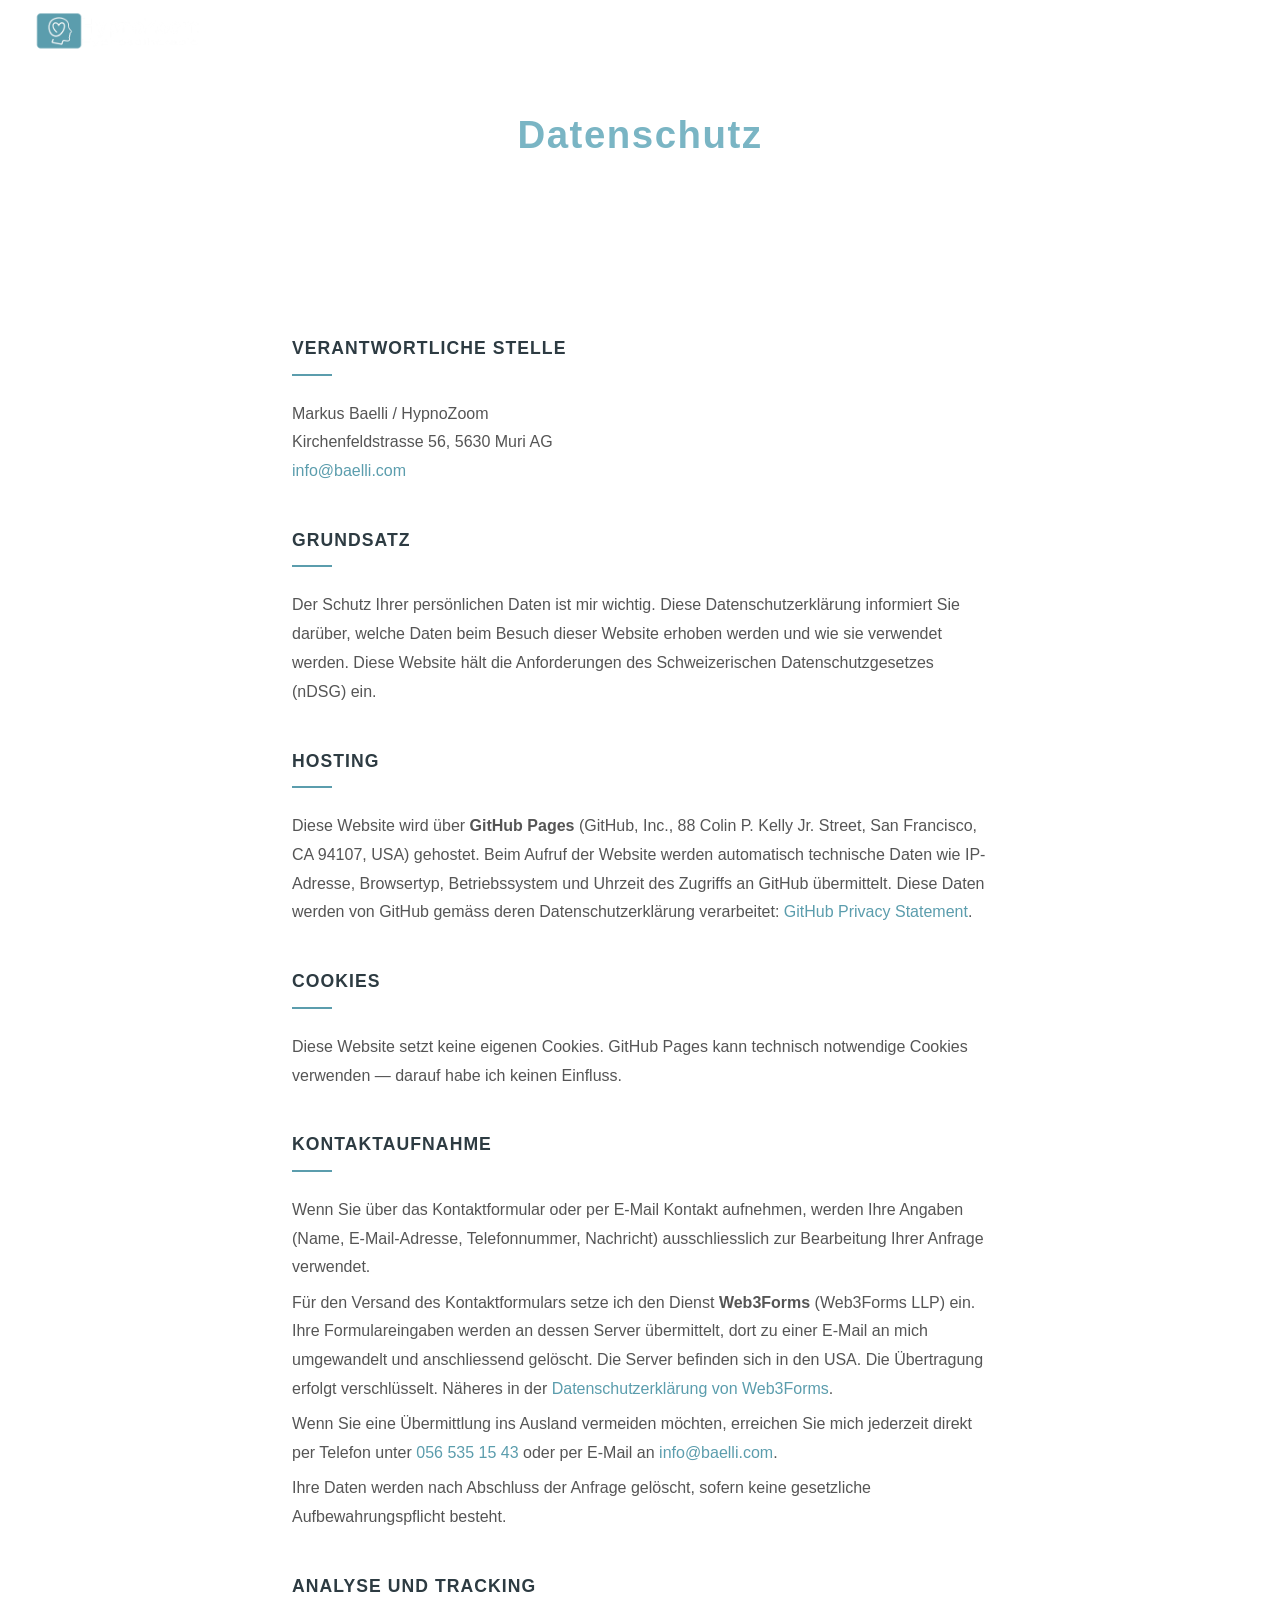
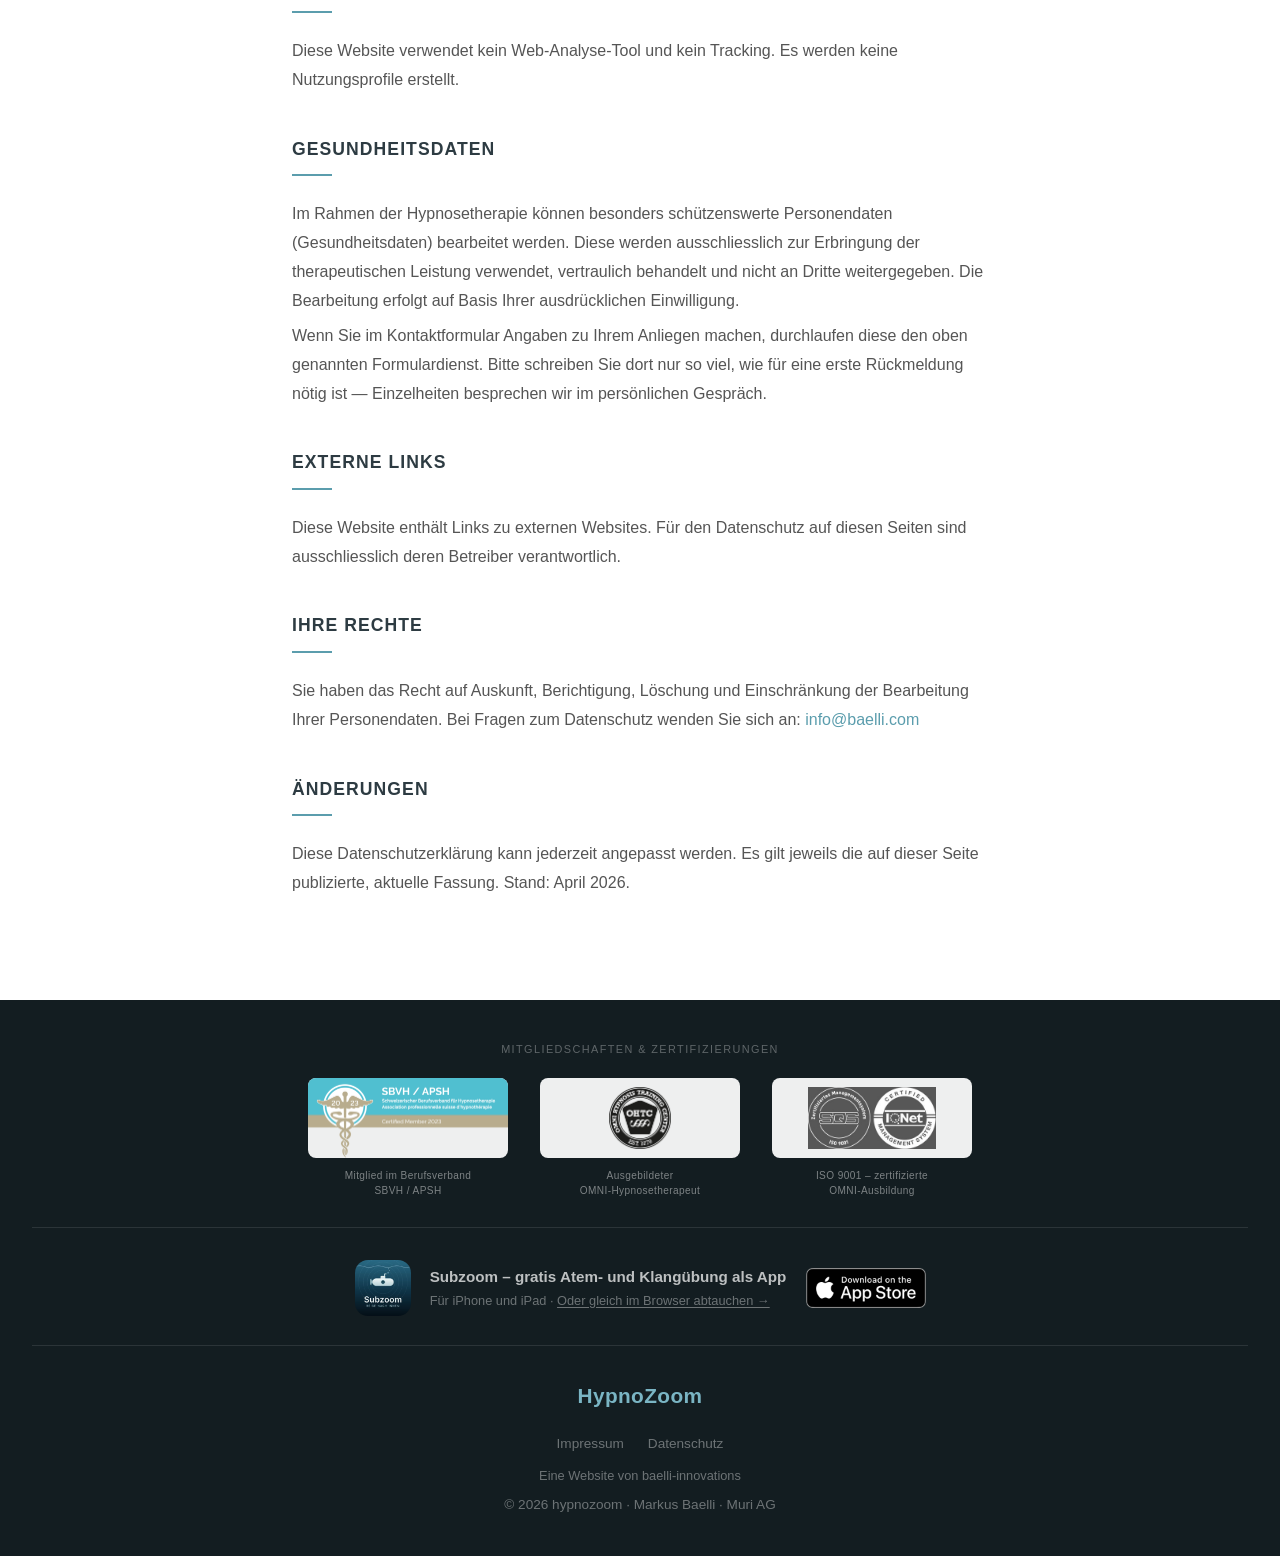
<file: datenschutz.html>
<!DOCTYPE html>
<html lang="de">
<head>
  <meta charset="UTF-8">
  <meta name="viewport" content="width=device-width, initial-scale=1.0">
  <title>Datenschutzerklärung – HypnoZoom | Markus Baelli</title>
  <meta name="robots" content="noindex, follow">
  <link rel="stylesheet" href="style.css">
  <style>
    .legal-hero {
      height: 30vh;
      min-height: 200px;
      display: flex;
      align-items: center;
      justify-content: center;
      text-align: center;
      background: var(--dark);
    }
    .legal-hero h1 {
      font-size: clamp(1.8rem, 3vw, 2.6rem);
      font-weight: 300;
      color: var(--white);
      letter-spacing: 0.04em;
    }
    .legal-hero h1 strong { color: var(--teal-light); font-weight: 700; }
    .legal-content {
      max-width: 760px;
      margin: 0 auto;
      padding: 4rem 2rem 6rem;
    }
    .legal-content h2 {
      font-size: 1.1rem;
      font-weight: 700;
      color: var(--dark);
      margin: 2.5rem 0 0.5rem;
      text-transform: uppercase;
      letter-spacing: 0.06em;
    }
    .legal-content h2:first-child { margin-top: 0; }
    .legal-content p {
      color: #555;
      font-size: 1rem;
      line-height: 1.8;
      margin-bottom: 0.4rem;
    }
    .legal-content a { color: var(--teal); text-decoration: none; }
    .legal-content a:hover { color: var(--teal-light); }
    .legal-divider {
      width: 40px;
      height: 2px;
      background: var(--teal);
      margin: 0.6rem 0 1.5rem;
    }
  </style>
</head>
<body>

  <nav id="navbar" class="scrolled">
    <a href="index.html" class="nav-logo" aria-label="HypnoZoom">
      <img src="logo.png" alt="HypnoZoom" height="44">
    </a>
    <div class="nav-toggle" onclick="toggleNav()"><span></span><span></span><span></span></div>
    <ul class="nav-links" id="navLinks">
      <li><a href="index.html">Start</a></li>
      <li><a href="ablauf.html">Ablauf</a></li>
      <li><a href="praxis.html">Praxis</a></li>
      <li><a href="preise.html">Preise</a></li>
      <li><a href="abtauchen.html">Abtauchen</a></li>
    </ul>
  </nav>

  <div class="legal-hero">
    <h1><strong>Datenschutz</strong></h1>
  </div>

  <div class="legal-content">

    <h2>Verantwortliche Stelle</h2>
    <div class="legal-divider"></div>
    <p>Markus Baelli / HypnoZoom<br>
    Kirchenfeldstrasse 56, 5630 Muri AG<br>
    <a href="mailto:info@baelli.com">info@baelli.com</a></p>

    <h2>Grundsatz</h2>
    <div class="legal-divider"></div>
    <p>Der Schutz Ihrer persönlichen Daten ist mir wichtig. Diese Datenschutzerklärung informiert Sie darüber, welche Daten beim Besuch dieser Website erhoben werden und wie sie verwendet werden. Diese Website hält die Anforderungen des Schweizerischen Datenschutzgesetzes (nDSG) ein.</p>

    <h2>Hosting</h2>
    <div class="legal-divider"></div>
    <p>Diese Website wird über <strong>GitHub Pages</strong> (GitHub, Inc., 88 Colin P. Kelly Jr. Street, San Francisco, CA 94107, USA) gehostet. Beim Aufruf der Website werden automatisch technische Daten wie IP-Adresse, Browsertyp, Betriebssystem und Uhrzeit des Zugriffs an GitHub übermittelt. Diese Daten werden von GitHub gemäss deren Datenschutzerklärung verarbeitet: <a href="https://docs.github.com/en/site-policy/privacy-policies/github-general-privacy-statement" target="_blank" rel="noopener noreferrer">GitHub Privacy Statement</a>.</p>

    <h2>Cookies</h2>
    <div class="legal-divider"></div>
    <p>Diese Website setzt keine eigenen Cookies. GitHub Pages kann technisch notwendige Cookies verwenden — darauf habe ich keinen Einfluss.</p>

    <h2>Kontaktaufnahme</h2>
    <div class="legal-divider"></div>
    <p>Wenn Sie über das Kontaktformular oder per E-Mail Kontakt aufnehmen, werden Ihre Angaben (Name, E-Mail-Adresse, Telefonnummer, Nachricht) ausschliesslich zur Bearbeitung Ihrer Anfrage verwendet.</p>
    <p>Für den Versand des Kontaktformulars setze ich den Dienst <strong>Web3Forms</strong> (Web3Forms LLP) ein. Ihre Formulareingaben werden an dessen Server übermittelt, dort zu einer E-Mail an mich umgewandelt und anschliessend gelöscht. Die Server befinden sich in den USA. Die Übertragung erfolgt verschlüsselt. Näheres in der <a href="https://web3forms.com/privacy" target="_blank" rel="noopener noreferrer">Datenschutzerklärung von Web3Forms</a>.</p>
    <p>Wenn Sie eine Übermittlung ins Ausland vermeiden möchten, erreichen Sie mich jederzeit direkt per Telefon unter <a href="tel:+41565351543">056 535 15 43</a> oder per E-Mail an <a href="mailto:info@baelli.com">info@baelli.com</a>.</p>
    <p>Ihre Daten werden nach Abschluss der Anfrage gelöscht, sofern keine gesetzliche Aufbewahrungspflicht besteht.</p>

    <h2>Analyse und Tracking</h2>
    <div class="legal-divider"></div>
    <p>Diese Website verwendet kein Web-Analyse-Tool und kein Tracking. Es werden keine Nutzungsprofile erstellt.</p>

    <h2>Gesundheitsdaten</h2>
    <div class="legal-divider"></div>
    <p>Im Rahmen der Hypnosetherapie können besonders schützenswerte Personendaten (Gesundheitsdaten) bearbeitet werden. Diese werden ausschliesslich zur Erbringung der therapeutischen Leistung verwendet, vertraulich behandelt und nicht an Dritte weitergegeben. Die Bearbeitung erfolgt auf Basis Ihrer ausdrücklichen Einwilligung.</p>
    <p>Wenn Sie im Kontaktformular Angaben zu Ihrem Anliegen machen, durchlaufen diese den oben genannten Formulardienst. Bitte schreiben Sie dort nur so viel, wie für eine erste Rückmeldung nötig ist — Einzelheiten besprechen wir im persönlichen Gespräch.</p>

    <h2>Externe Links</h2>
    <div class="legal-divider"></div>
    <p>Diese Website enthält Links zu externen Websites. Für den Datenschutz auf diesen Seiten sind ausschliesslich deren Betreiber verantwortlich.</p>

    <h2>Ihre Rechte</h2>
    <div class="legal-divider"></div>
    <p>Sie haben das Recht auf Auskunft, Berichtigung, Löschung und Einschränkung der Bearbeitung Ihrer Personendaten. Bei Fragen zum Datenschutz wenden Sie sich an: <a href="mailto:info@baelli.com">info@baelli.com</a></p>

    <h2>Änderungen</h2>
    <div class="legal-divider"></div>
    <p>Diese Datenschutzerklärung kann jederzeit angepasst werden. Es gilt jeweils die auf dieser Seite publizierte, aktuelle Fassung. Stand: April 2026.</p>

  </div>

  <footer>
    <div class="certifications">
      <p class="cert-label">Mitgliedschaften &amp; Zertifizierungen</p>
      <div class="cert-logos">
        <div class="cert-block">
          <a href="https://www.sbvh.ch" target="_blank" rel="noopener noreferrer" class="cert-item cert-item-sbvh" title="SBVH – Schweizerischer Berufsverband für Hypnosetherapie">
            <img src="images/Logo_SBVH_2023.png" alt="SBVH Certified Member – Schweizerischer Berufsverband für Hypnosetherapie" loading="lazy">
          </a>
          <p class="cert-caption">Mitglied im Berufsverband<br>SBVH / APSH</p>
        </div>
        <div class="cert-block">
          <div class="cert-item" title="Omni Hypnosis Training Center – Ausgebildeter Omni Hypnosetherapeut">
            <img src="images/OHTC_sw.png" alt="OHTC – Omni Hypnosis Training Center, ausgebildeter Omni Hypnosetherapeut" loading="lazy">
          </div>
          <p class="cert-caption">Ausgebildeter<br>OMNI-Hypnosetherapeut</p>
        </div>
        <div class="cert-block">
          <div class="cert-item" title="ISO 9001 – zertifizierte OMNI-Hypnosetherapie-Ausbildung">
            <img src="images/ISO.jpg" alt="ISO 9001 – die OMNI-Hypnosetherapie-Ausbildung ist nach ISO 9001 zertifiziert" loading="lazy">
          </div>
          <p class="cert-caption">ISO 9001 – zertifizierte<br>OMNI-Ausbildung</p>
        </div>
      </div>
    </div>
    <div class="footer-app">
      <a class="footer-app-main" href="https://apps.apple.com/ch/app/subzoom-reise-nach-innen/id6827326550" target="_blank" rel="noopener noreferrer">
        <img class="footer-app-icon" src="images/app-subzoom.jpg" width="56" height="56" alt="Subzoom – App-Symbol" loading="lazy">
      </a>
      <div class="footer-app-text">
        <p class="footer-app-title">Subzoom – gratis Atem- und Klangübung als App</p>
        <p class="footer-app-sub">Für iPhone und iPad · <a href="abtauchen.html">Oder gleich im Browser abtauchen →</a></p>
      </div>
      <a class="footer-app-badge" href="https://apps.apple.com/ch/app/subzoom-reise-nach-innen/id6827326550" target="_blank" rel="noopener noreferrer"><img src="images/badge-app-store.png" width="120" height="40" alt="Download on the App Store" loading="lazy"></a>
    </div>
    <div class="footer-logo">
      <span style="font-size:1.3rem;font-weight:700;color:var(--teal-light);letter-spacing:0.02em;">HypnoZoom</span>
    </div>
    <div class="footer-links">
      <a href="impressum.html">Impressum</a>
      <a href="datenschutz.html">Datenschutz</a>
    </div>
    <p class="footer-parent">Eine Website von baelli-innovations</p>
    <p>© 2026 hypnozoom · Markus Baelli · Muri AG</p>
  </footer>

  <script>
    function toggleNav() { document.getElementById('navLinks').classList.toggle('open'); }
    window.addEventListener('scroll', () => {
      document.getElementById('navbar').classList.toggle('scrolled', window.scrollY > 50);
    });
  </script>
</body>
</html>
</file>
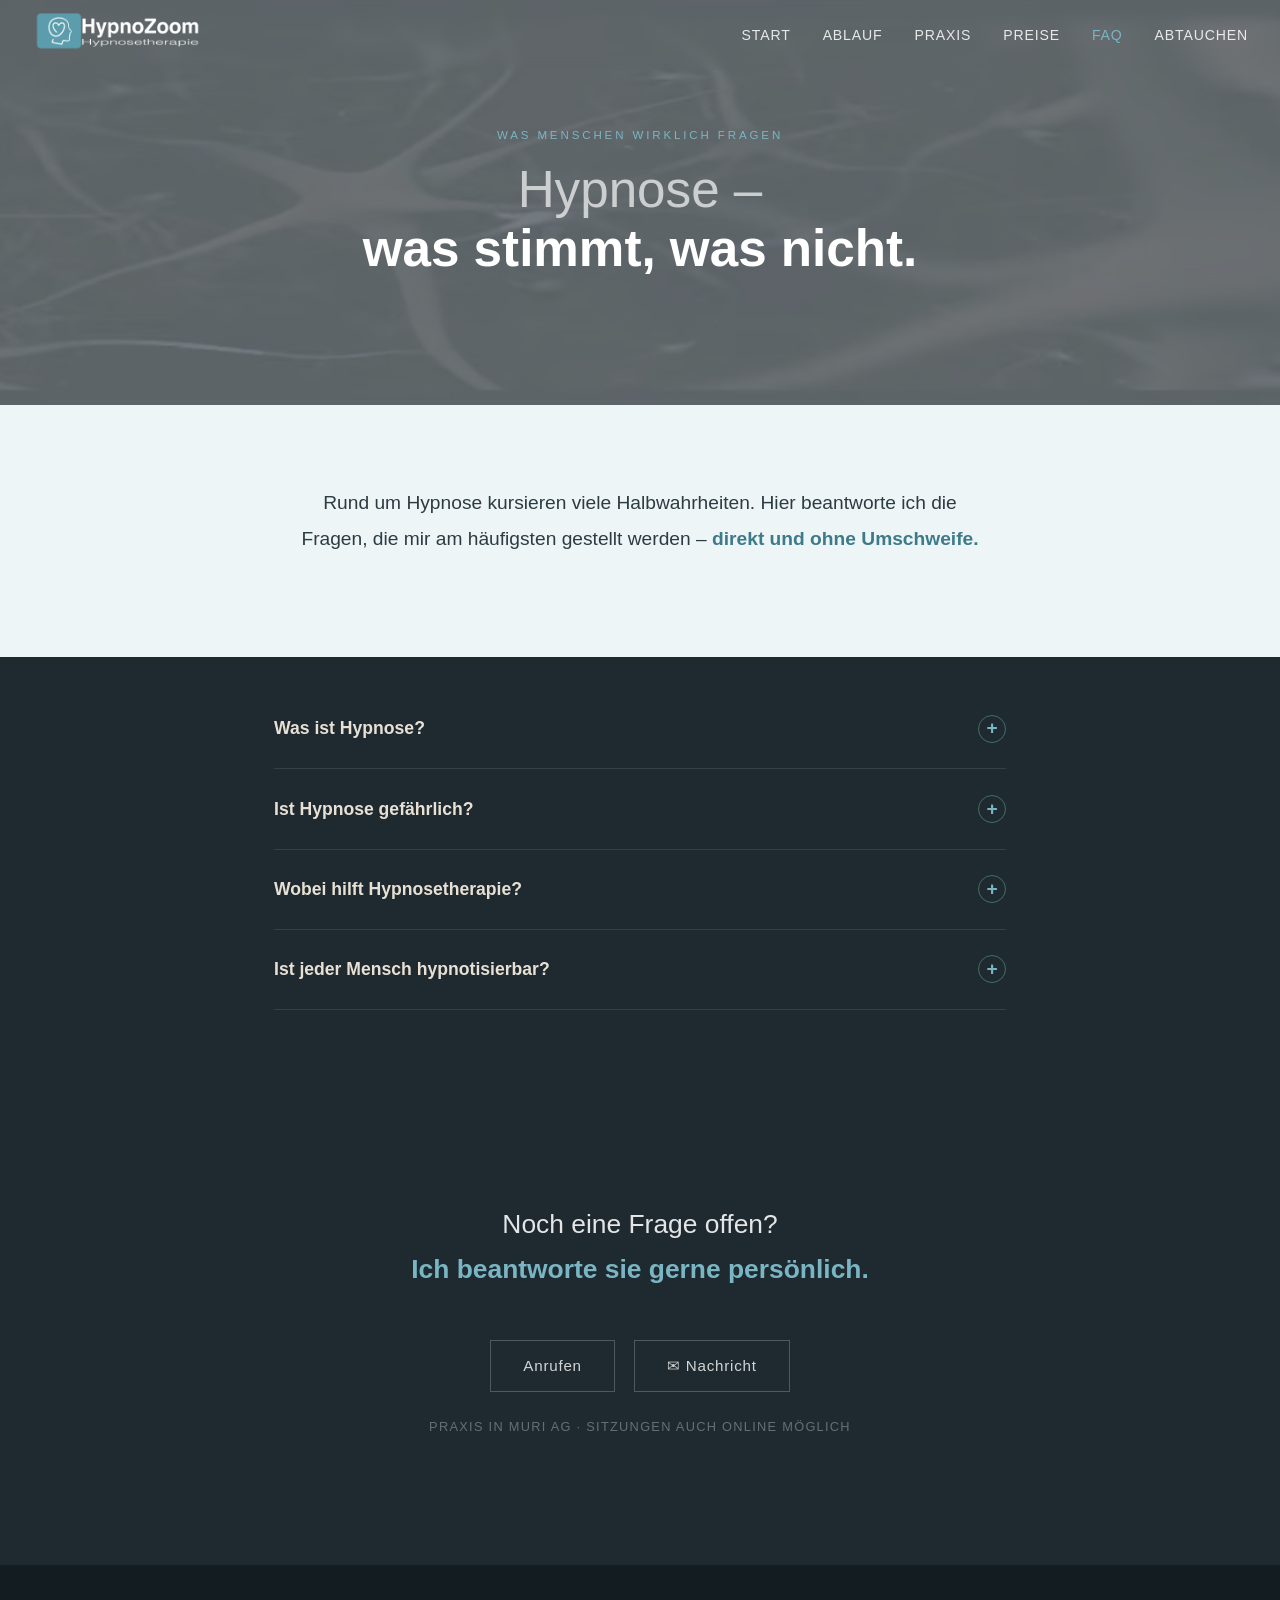
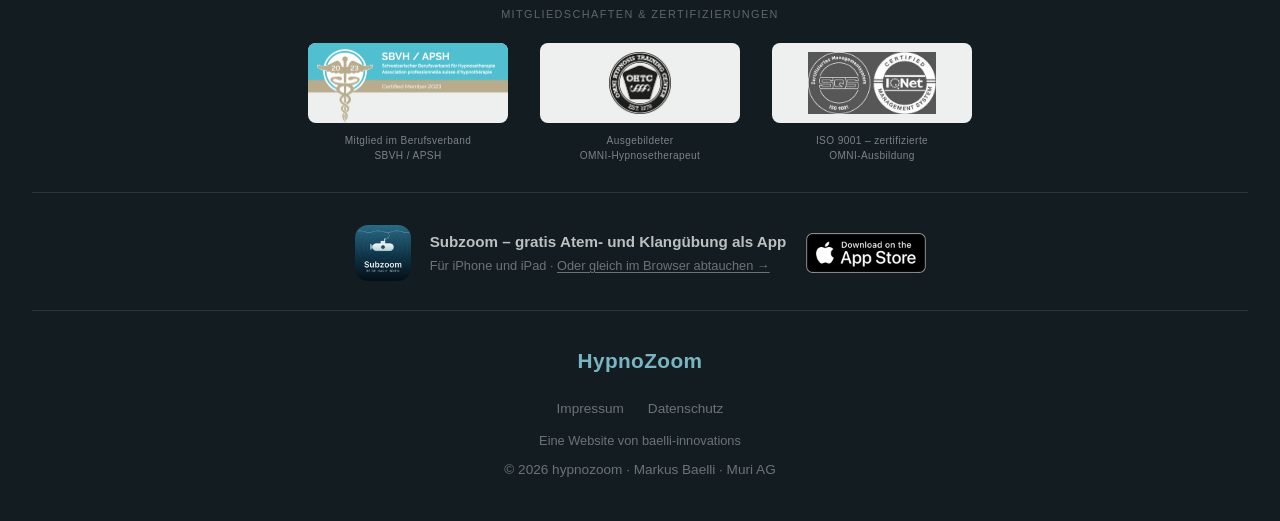
<file: faq.html>
<!DOCTYPE html>
<html lang="de">
<head>
  <meta charset="UTF-8">
  <meta name="viewport" content="width=device-width, initial-scale=1.0">
  <title>FAQ – Häufige Fragen zur Hypnose | HypnoZoom Markus Baelli</title>
  <meta name="description" content="Was ist Hypnose wirklich? Ist sie gefährlich? Ist jeder hypnotisierbar? Markus Baelli beantwortet die häufigsten Fragen zur Hypnosetherapie – klar und direkt.">
  <link rel="stylesheet" href="style.css">
  <meta name="robots" content="index, follow">
  <meta name="google-site-verification" content="P6n1_zVhU4MIwN9poVW1xoypxf4h9SmWYmA_CE-PF7g">
  <link rel="canonical" href="https://hypnozoom.ch/faq.html">
  <meta property="og:type" content="website">
  <meta property="og:title" content="FAQ – Häufige Fragen zur Hypnose | HypnoZoom Markus Baelli">
  <meta property="og:description" content="Was ist Hypnose wirklich? Ist sie gefährlich? Ist jeder hypnotisierbar? Markus Baelli beantwortet die häufigsten Fragen zur Hypnosetherapie.">
  <meta property="og:url" content="https://hypnozoom.ch/faq.html">
  <meta property="og:image" content="https://hypnozoom.ch/images/markus-baelli-portrait.jpg">
  <meta property="og:locale" content="de_CH">
  <meta property="og:site_name" content="HypnoZoom">
  <meta name="twitter:card" content="summary_large_image">
  <meta name="twitter:title" content="FAQ – Häufige Fragen zur Hypnose | HypnoZoom Markus Baelli">
  <meta name="twitter:description" content="Was ist Hypnose wirklich? Ist sie gefährlich? Ist jeder hypnotisierbar? Markus Baelli beantwortet die häufigsten Fragen zur Hypnosetherapie.">
  <meta name="twitter:image" content="https://hypnozoom.ch/images/markus-baelli-portrait.jpg">
  <script type="application/ld+json">
  {
    "@context": "https://schema.org",
    "@type": "FAQPage",
    "name": "FAQ – Häufige Fragen zur Hypnosetherapie | HypnoZoom",
    "url": "https://hypnozoom.ch/faq.html",
    "mainEntity": [
      {
        "@type": "Question",
        "name": "Was ist Hypnose?",
        "acceptedAnswer": {
          "@type": "Answer",
          "text": "Hypnose ist ein natürlicher Zustand – kein Trick, keine Manipulation, keine übernatürliche Fähigkeit. Wir erleben ähnliche Zustände täglich: beim Einschlafen, beim Lesen, beim Autofahren auf einer vertrauten Strecke. In der Hypnosetherapie wird dieser Zustand gezielt genutzt, um Zugang zum Unterbewusstsein zu bekommen – dort wo Muster, Ängste und Gewohnheiten wirklich gespeichert sind."
        }
      },
      {
        "@type": "Question",
        "name": "Ist Hypnose gefährlich?",
        "acceptedAnswer": {
          "@type": "Answer",
          "text": "Nein. Hypnose ist nicht gefährlich – weil sie ein natürlicher Zustand ist, den jeder Mensch kennt. Man kann nicht darin stecken bleiben. Es gibt keine Gefahr, 'zu tief' zu fallen. Und die Kontrolle verliert man nicht: Sie behalten jederzeit die volle Wahrnehmung und könnten jederzeit aus dem Zustand heraustreten."
        }
      },
      {
        "@type": "Question",
        "name": "Wobei hilft Hypnosetherapie?",
        "acceptedAnswer": {
          "@type": "Answer",
          "text": "Hypnosetherapie wirkt im Unterbewusstsein – nicht im Bewusstsein. Das ist der entscheidende Unterschied zu vielen anderen Methoden. Themen wie Ängste, Schlafprobleme, Rauchen, Stress oder Selbstvertrauen haben ihre Wurzeln tief im Unterbewusstsein. Dort setzt Hypnose an – nicht an der Oberfläche, sondern an der Ursache."
        }
      },
      {
        "@type": "Question",
        "name": "Ist jeder Mensch hypnotisierbar?",
        "acceptedAnswer": {
          "@type": "Answer",
          "text": "Ja – jeder, der es möchte. Die Bereitschaft ist der einzige Schlüssel. Weder ein bestimmter IQ, noch Alter, noch Persönlichkeitstyp spielen eine Rolle. Wer offen ist und mitarbeitet, kann hypnotisiert werden."
        }
      }
    ]
  }
  </script>
  <style>
    .faq-section {
      background: var(--slate);
      padding: 2rem 0 0;
    }
    .faq-list {
      max-width: 780px;
      margin: 0 auto;
      padding: 0 1.5rem 4rem;
    }
    .faq-item {
      border-bottom: 1px solid rgba(255,255,255,0.1);
      padding: 0;
    }
    .faq-question {
      width: 100%;
      background: none;
      border: none;
      text-align: left;
      cursor: pointer;
      padding: 1.6rem 0;
      display: flex;
      justify-content: space-between;
      align-items: center;
      gap: 1rem;
      color: var(--text-light, #e8e0d4);
      font-size: 1.1rem;
      font-weight: 600;
      font-family: inherit;
      line-height: 1.4;
    }
    .faq-question:hover {
      color: var(--teal-light, #7ecec4);
    }
    .faq-icon {
      flex-shrink: 0;
      width: 28px;
      height: 28px;
      border-radius: 50%;
      border: 1.5px solid rgba(126,206,196,0.4);
      display: flex;
      align-items: center;
      justify-content: center;
      color: var(--teal-light, #7ecec4);
      font-size: 1.2rem;
      transition: transform 0.3s ease;
    }
    .faq-item.open .faq-icon {
      transform: rotate(45deg);
    }
    .faq-answer {
      max-height: 0;
      overflow: hidden;
      transition: max-height 0.4s ease, padding 0.3s ease;
      padding: 0 0 0;
    }
    .faq-item.open .faq-answer {
      max-height: 400px;
      padding-bottom: 1.6rem;
    }
    .faq-answer p {
      color: #e8e0d4;
      line-height: 1.75;
      margin: 0;
      font-size: 1rem;
    }
    .faq-richtig {
      color: var(--teal-light, #7ecec4);
      font-weight: 600;
      font-style: normal;
    }
    .faq-myth {
      display: inline-block;
      margin-bottom: 0.6rem;
      font-size: 0.85rem;
      color: rgba(232,224,212,0.5);
      font-style: italic;
    }
  </style>
</head>
<body>

  <nav id="navbar" class="scrolled">
    <a href="index.html" class="nav-logo" aria-label="HypnoZoom">
      <img src="logo.png" alt="HypnoZoom" height="44">
    </a>
    <div class="nav-toggle" onclick="toggleNav()"><span></span><span></span><span></span></div>
    <ul class="nav-links" id="navLinks">
      <li><a href="index.html">Start</a></li>
      <li><a href="ablauf.html">Ablauf</a></li>
      <li><a href="praxis.html">Praxis</a></li>
      <li><a href="preise.html">Preise</a></li>
      <li><a href="faq.html" class="active">FAQ</a></li>
      <li><a href="abtauchen.html">Abtauchen</a></li>
    </ul>
  </nav>

  <section class="page-hero">
    <video class="hero-bg" autoplay muted loop playsinline preload="metadata"
           poster="images/neuronen-poster.jpg" aria-hidden="true">
      <source src="images/neuronen.webm" type="video/webm">
      <source src="images/neuronen.mp4" type="video/mp4">
    </video>
    <div class="hero-overlay"></div>
    <div class="page-hero-content">
      <p class="page-eyebrow">Was Menschen wirklich fragen</p>
      <h1 class="page-title"><span>Hypnose –</span><br>was stimmt, was nicht.</h1>
    </div>
  </section>

  <div class="content-warm">
    <p class="fade-in">Rund um Hypnose kursieren viele Halbwahrheiten. Hier beantworte ich die Fragen, die mir am häufigsten gestellt werden – <strong>direkt und ohne Umschweife.</strong></p>
  </div>

  <section class="faq-section">
  <div class="faq-list fade-in">

    <div class="faq-item">
      <button class="faq-question" onclick="toggleFaq(this)">
        Was ist Hypnose?
        <span class="faq-icon">+</span>
      </button>
      <div class="faq-answer">
        <span class="faq-myth">Mythos: Manipulation, spirituelle Macht oder übernatürliche Fähigkeit.</span>
        <p><strong class="faq-richtig">Richtig ist:</strong> Hypnose ist ein <strong>natürlicher Zustand</strong> – und kein Trick. Wir erleben ähnliche Zustände täglich: kurz vor dem Einschlafen, beim Lesen, beim Autofahren auf einer vertrauten Strecke. In der Hypnosetherapie wird dieser Zustand gezielt genutzt, um Zugang zum Unterbewusstsein zu bekommen – dort, wo Muster, Ängste und Gewohnheiten wirklich gespeichert sind.</p>
      </div>
    </div>

    <div class="faq-item">
      <button class="faq-question" onclick="toggleFaq(this)">
        Ist Hypnose gefährlich?
        <span class="faq-icon">+</span>
      </button>
      <div class="faq-answer">
        <span class="faq-myth">Mythos: Man kann darin stecken bleiben, die Kontrolle völlig verlieren oder «zu tief» fallen.</span>
        <p><strong class="faq-richtig">Richtig ist:</strong> Hypnose ist <strong>nicht gefährlich</strong> – weil sie ein natürlicher Zustand ist, den jeder Mensch kennt. Man kann nicht darin stecken bleiben. Es gibt keine Gefahr, zu tief zu geraten. Und die Kontrolle verliert man nicht: Sie behalten jederzeit die volle Wahrnehmung und könnten den Zustand jederzeit verlassen.</p>
      </div>
    </div>

    <div class="faq-item">
      <button class="faq-question" onclick="toggleFaq(this)">
        Wobei hilft Hypnosetherapie?
        <span class="faq-icon">+</span>
      </button>
      <div class="faq-answer">
        <span class="faq-myth">Mythos: Knochenbrüche heilen, Veränderungen im Bewusstsein erzwingen oder Kontrolle abgeben.</span>
        <p><strong class="faq-richtig">Richtig ist:</strong> Hypnosetherapie wirkt im <strong>Unterbewusstsein</strong> – nicht im Bewusstsein. Das ist der entscheidende Unterschied zu vielen anderen Methoden. Themen wie Ängste, Schlafprobleme, Rauchen, Stress oder mangelndes Selbstvertrauen haben ihre Wurzeln tief im Unterbewusstsein. Dort setzt Hypnose an – nicht an der Oberfläche, sondern an der Ursache.</p>
      </div>
    </div>

    <div class="faq-item">
      <button class="faq-question" onclick="toggleFaq(this)">
        Ist jeder Mensch hypnotisierbar?
        <span class="faq-icon">+</span>
      </button>
      <div class="faq-answer">
        <span class="faq-myth">Mythos: Nur 50% der Menschen, oder nur bei bestimmtem IQ, oder gar niemand.</span>
        <p><strong class="faq-richtig">Richtig ist:</strong> <strong>Ja – jeder, der es möchte.</strong> Die eigene Bereitschaft ist der einzige Schlüssel. Weder ein bestimmter IQ, noch Alter, noch Persönlichkeitstyp spielen eine Rolle. Wer offen ist und mitarbeitet, kann hypnotisiert werden.</p>
      </div>
    </div>

  </div>
  </section>

  <section class="invitation">
    <p class="invitation-text fade-in">
      Noch eine Frage offen?<br>
      <strong>Ich beantworte sie gerne persönlich.</strong>
    </p>
    <div class="contact-row fade-in">
      <a href="tel:+41565351543">Anrufen</a>
      <button class="btn-kontakt" onclick="openKontakt()">✉ Nachricht</button>
    </div>
    <p class="praxis-hint fade-in">Praxis in Muri AG · Sitzungen auch online möglich</p>
  </section>

  <!-- KONTAKT POPUP -->
  <div id="kontakt-overlay" onclick="closeKontakt(event)">
    <div class="kontakt-modal">
      <button class="kontakt-close" onclick="closeKontakt()">&times;</button>
      <h2>Kontaktanfrage</h2>
      <p class="kontakt-hint">Schreiben Sie mir kurz, worum es geht. Ich melde mich in der Regel innert eines Arbeitstages.</p>
      <form id="kontakt-form" action="https://api.web3forms.com/submit" method="POST" onsubmit="sendKontakt(event)">
        <input type="hidden" name="access_key" value="8c406a0c-f877-4510-b505-d80397eaa93c">
        <input type="hidden" name="subject" value="Neue Anfrage über hypnozoom.ch">
        <input type="hidden" name="from_name" value="hypnozoom.ch Kontaktformular">
        <input type="checkbox" name="botcheck" class="kontakt-hp" tabindex="-1" autocomplete="off">
        <div class="kontakt-row">
          <div class="kontakt-field">
            <label>Vorname</label>
            <input type="text" name="vorname" autocomplete="given-name" required placeholder="Ihr Vorname">
          </div>
          <div class="kontakt-field">
            <label>Nachname</label>
            <input type="text" name="nachname" autocomplete="family-name" required placeholder="Ihr Nachname">
          </div>
        </div>
        <div class="kontakt-field">
          <label>Telefon</label>
          <input type="tel" name="telefon" autocomplete="tel" placeholder="z.B. 056 123 45 67">
        </div>
        <div class="kontakt-field">
          <label>E-Mail</label>
          <input type="email" name="email" autocomplete="email" required placeholder="ihre@email.ch">
        </div>
        <div class="kontakt-field">
          <label>Ihre Nachricht</label>
          <textarea name="nachricht" rows="5" required placeholder="Beschreiben Sie kurz Ihr Anliegen…"></textarea>
        </div>
        <button type="submit" class="kontakt-submit">Nachricht senden →</button>
        <p class="kontakt-status" id="kontakt-status" role="status" aria-live="polite"></p>
        <p class="kontakt-datenschutz">Ihre Angaben verwende ich ausschliesslich, um Ihre Anfrage zu beantworten. Näheres in der <a href="datenschutz.html">Datenschutzerklärung</a>.</p>
      </form>
      <p class="kontakt-direkt">Oder direkt: <a href="tel:+41565351543">056 535 15 43</a> · <a href="mailto:info@baelli.com">info@baelli.com</a></p>
    </div>
  </div>

  <footer>
    <div class="certifications">
      <p class="cert-label">Mitgliedschaften &amp; Zertifizierungen</p>
      <div class="cert-logos">
        <div class="cert-block">
          <a href="https://www.sbvh.ch" target="_blank" rel="noopener noreferrer" class="cert-item cert-item-sbvh" title="SBVH – Schweizerischer Berufsverband für Hypnosetherapie">
            <img src="images/Logo_SBVH_2023.png" alt="SBVH Certified Member – Schweizerischer Berufsverband für Hypnosetherapie" loading="lazy">
          </a>
          <p class="cert-caption">Mitglied im Berufsverband<br>SBVH / APSH</p>
        </div>
        <div class="cert-block">
          <div class="cert-item" title="Omni Hypnosis Training Center – Ausgebildeter Omni Hypnosetherapeut">
            <img src="images/OHTC_sw.png" alt="OHTC – Omni Hypnosis Training Center, ausgebildeter Omni Hypnosetherapeut" loading="lazy">
          </div>
          <p class="cert-caption">Ausgebildeter<br>OMNI-Hypnosetherapeut</p>
        </div>
        <div class="cert-block">
          <div class="cert-item" title="ISO 9001 – zertifizierte OMNI-Hypnosetherapie-Ausbildung">
            <img src="images/ISO.jpg" alt="ISO 9001 – die OMNI-Hypnosetherapie-Ausbildung ist nach ISO 9001 zertifiziert" loading="lazy">
          </div>
          <p class="cert-caption">ISO 9001 – zertifizierte<br>OMNI-Ausbildung</p>
        </div>
      </div>
    </div>
    <div class="footer-app">
      <a class="footer-app-main" href="https://apps.apple.com/ch/app/subzoom-reise-nach-innen/id6827326550" target="_blank" rel="noopener noreferrer">
        <img class="footer-app-icon" src="images/app-subzoom.jpg" width="56" height="56" alt="Subzoom – App-Symbol" loading="lazy">
      </a>
      <div class="footer-app-text">
        <p class="footer-app-title">Subzoom – gratis Atem- und Klangübung als App</p>
        <p class="footer-app-sub">Für iPhone und iPad · <a href="abtauchen.html">Oder gleich im Browser abtauchen →</a></p>
      </div>
      <a class="footer-app-badge" href="https://apps.apple.com/ch/app/subzoom-reise-nach-innen/id6827326550" target="_blank" rel="noopener noreferrer"><img src="images/badge-app-store.png" width="120" height="40" alt="Download on the App Store" loading="lazy"></a>
    </div>
    <div class="footer-logo">
      <span style="font-size:1.3rem;font-weight:700;color:var(--teal-light);letter-spacing:0.02em;">HypnoZoom</span>
    </div>
    <div class="footer-links">
      <a href="impressum.html">Impressum</a>
      <a href="datenschutz.html">Datenschutz</a>
    </div>
    <p class="footer-parent">Eine Website von baelli-innovations</p>
    <p>© 2026 hypnozoom · Markus Baelli · Muri AG</p>
  </footer>

  <script>
    function toggleNav() { document.getElementById('navLinks').classList.toggle('open'); }
    window.addEventListener('scroll', () => {
      document.getElementById('navbar').classList.toggle('scrolled', window.scrollY > 50);
    });
    const observer = new IntersectionObserver((entries) => {
      entries.forEach(e => { if (e.isIntersecting) e.target.classList.add('visible'); });
    }, { threshold: 0.12 });
    document.querySelectorAll('.fade-in').forEach(el => observer.observe(el));

    function toggleFaq(btn) {
      const item = btn.closest('.faq-item');
      const isOpen = item.classList.contains('open');
      document.querySelectorAll('.faq-item.open').forEach(i => i.classList.remove('open'));
      if (!isOpen) item.classList.add('open');
    }

    function openKontakt() {
      document.getElementById('kontakt-overlay').classList.add('open');
      document.body.style.overflow = 'hidden';
    }
    function closeKontakt(e) {
      if (e && e.target !== document.getElementById('kontakt-overlay')) return;
      document.getElementById('kontakt-overlay').classList.remove('open');
      document.body.style.overflow = '';
    }
    document.addEventListener('keydown', e => {
      if (e.key === 'Escape') {
        document.getElementById('kontakt-overlay').classList.remove('open');
        document.body.style.overflow = '';
      }
    });
    function sendKontakt(e) {
      e.preventDefault();
      const f = e.target;
      const status = document.getElementById('kontakt-status');
      const key = f.querySelector('input[name="access_key"]').value;
      const btn = f.querySelector('.kontakt-submit');
      status.style.display = 'block';
      if (key.indexOf('EINSETZEN') !== -1) {
        status.className = 'kontakt-status fehler';
        status.textContent = 'Der Formularversand ist noch nicht aktiviert. Bitte rufen Sie an oder schreiben Sie an info@baelli.com – beides steht direkt darunter.';
        return;
      }
      status.className = 'kontakt-status';
      status.textContent = 'Wird gesendet …';
      btn.disabled = true;
      fetch(f.action, { method: 'POST', body: new FormData(f) })
        .then(r => r.json())
        .then(d => {
          if (d.success) {
            document.getElementById('kontakt-form').innerHTML =
              '<div class="kontakt-bestaetigung">' +
              '<div class="check-icon">✓</div>' +
              '<h3>Vielen Dank für Ihre Nachricht!</h3>' +
              '<p>Ihre Anfrage ist bei mir angekommen.<br>Ich melde mich in der Regel innert eines Arbeitstages.</p>' +
              '<button class="btn-schliessen" onclick="closeKontakt()">Schliessen</button>' +
              '</div>';
          } else {
            zeigeFehler(status, btn);
          }
        })
        .catch(() => zeigeFehler(status, btn));
    }
    function zeigeFehler(status, btn) {
      btn.disabled = false;
      status.className = 'kontakt-status fehler';
      status.textContent = 'Das Senden hat leider nicht geklappt. Bitte rufen Sie an unter 056 535 15 43 oder schreiben Sie an info@baelli.com.';
    }
  </script>
</body>
</html>
</file>
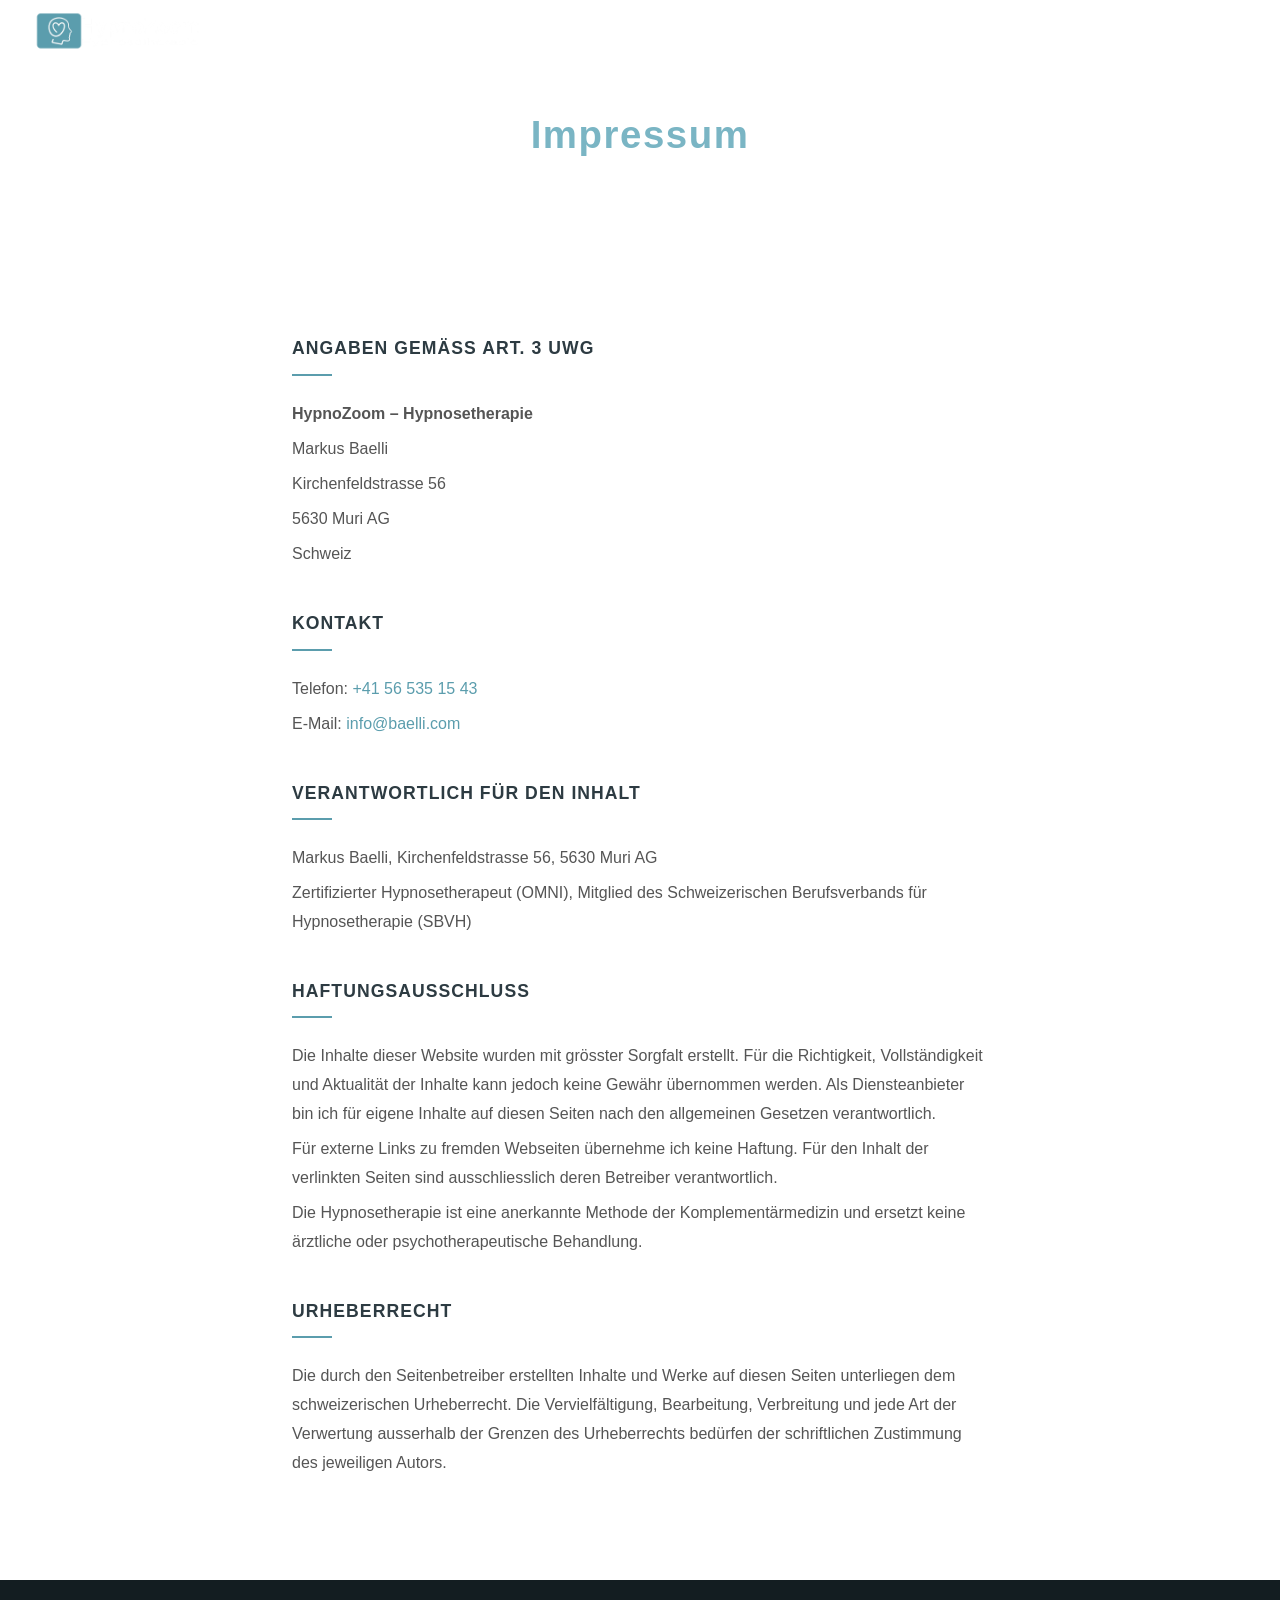
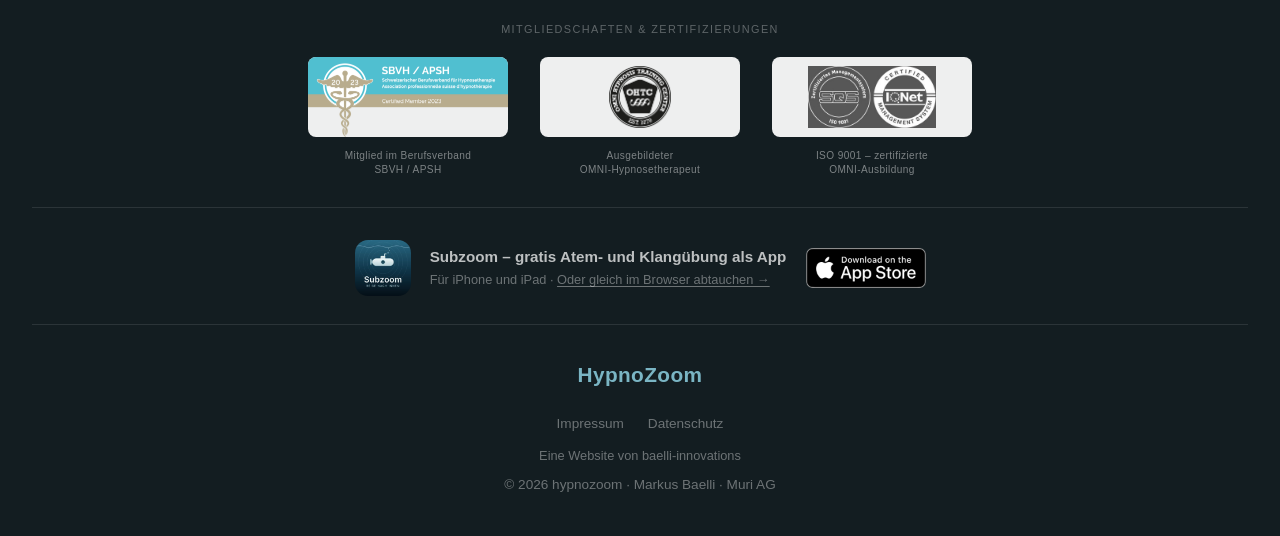
<file: impressum.html>
<!DOCTYPE html>
<html lang="de">
<head>
  <meta charset="UTF-8">
  <meta name="viewport" content="width=device-width, initial-scale=1.0">
  <title>Impressum – HypnoZoom | Markus Baelli</title>
  <meta name="robots" content="noindex, follow">
  <link rel="stylesheet" href="style.css">
  <style>
    .legal-hero {
      height: 30vh;
      min-height: 200px;
      display: flex;
      align-items: center;
      justify-content: center;
      text-align: center;
      background: var(--dark);
    }
    .legal-hero h1 {
      font-size: clamp(1.8rem, 3vw, 2.6rem);
      font-weight: 300;
      color: var(--white);
      letter-spacing: 0.04em;
    }
    .legal-hero h1 strong { color: var(--teal-light); font-weight: 700; }
    .legal-content {
      max-width: 760px;
      margin: 0 auto;
      padding: 4rem 2rem 6rem;
    }
    .legal-content h2 {
      font-size: 1.1rem;
      font-weight: 700;
      color: var(--dark);
      margin: 2.5rem 0 0.5rem;
      text-transform: uppercase;
      letter-spacing: 0.06em;
    }
    .legal-content h2:first-child { margin-top: 0; }
    .legal-content p {
      color: #555;
      font-size: 1rem;
      line-height: 1.8;
      margin-bottom: 0.4rem;
    }
    .legal-content a { color: var(--teal); text-decoration: none; }
    .legal-content a:hover { color: var(--teal-light); }
    .legal-divider {
      width: 40px;
      height: 2px;
      background: var(--teal);
      margin: 0.6rem 0 1.5rem;
    }
  </style>
</head>
<body>

  <nav id="navbar" class="scrolled">
    <a href="index.html" class="nav-logo" aria-label="HypnoZoom">
      <img src="logo.png" alt="HypnoZoom" height="44">
    </a>
    <div class="nav-toggle" onclick="toggleNav()"><span></span><span></span><span></span></div>
    <ul class="nav-links" id="navLinks">
      <li><a href="index.html">Start</a></li>
      <li><a href="ablauf.html">Ablauf</a></li>
      <li><a href="praxis.html">Praxis</a></li>
      <li><a href="preise.html">Preise</a></li>
      <li><a href="abtauchen.html">Abtauchen</a></li>
    </ul>
  </nav>

  <div class="legal-hero">
    <h1><strong>Impressum</strong></h1>
  </div>

  <div class="legal-content">

    <h2>Angaben gemäss Art. 3 UWG</h2>
    <div class="legal-divider"></div>
    <p><strong>HypnoZoom – Hypnosetherapie</strong></p>
    <p>Markus Baelli</p>
    <p>Kirchenfeldstrasse 56</p>
    <p>5630 Muri AG</p>
    <p>Schweiz</p>

    <h2>Kontakt</h2>
    <div class="legal-divider"></div>
    <p>Telefon: <a href="tel:+41565351543">+41 56 535 15 43</a></p>
    <p>E-Mail: <a href="mailto:info@baelli.com">info@baelli.com</a></p>

    <h2>Verantwortlich für den Inhalt</h2>
    <div class="legal-divider"></div>
    <p>Markus Baelli, Kirchenfeldstrasse 56, 5630 Muri AG</p>
    <p>Zertifizierter Hypnosetherapeut (OMNI), Mitglied des Schweizerischen Berufsverbands für Hypnosetherapie (SBVH)</p>

    <h2>Haftungsausschluss</h2>
    <div class="legal-divider"></div>
    <p>Die Inhalte dieser Website wurden mit grösster Sorgfalt erstellt. Für die Richtigkeit, Vollständigkeit und Aktualität der Inhalte kann jedoch keine Gewähr übernommen werden. Als Diensteanbieter bin ich für eigene Inhalte auf diesen Seiten nach den allgemeinen Gesetzen verantwortlich.</p>
    <p>Für externe Links zu fremden Webseiten übernehme ich keine Haftung. Für den Inhalt der verlinkten Seiten sind ausschliesslich deren Betreiber verantwortlich.</p>
    <p>Die Hypnosetherapie ist eine anerkannte Methode der Komplementärmedizin und ersetzt keine ärztliche oder psychotherapeutische Behandlung.</p>

    <h2>Urheberrecht</h2>
    <div class="legal-divider"></div>
    <p>Die durch den Seitenbetreiber erstellten Inhalte und Werke auf diesen Seiten unterliegen dem schweizerischen Urheberrecht. Die Vervielfältigung, Bearbeitung, Verbreitung und jede Art der Verwertung ausserhalb der Grenzen des Urheberrechts bedürfen der schriftlichen Zustimmung des jeweiligen Autors.</p>

  </div>

  <footer>
    <div class="certifications">
      <p class="cert-label">Mitgliedschaften &amp; Zertifizierungen</p>
      <div class="cert-logos">
        <div class="cert-block">
          <a href="https://www.sbvh.ch" target="_blank" rel="noopener noreferrer" class="cert-item cert-item-sbvh" title="SBVH – Schweizerischer Berufsverband für Hypnosetherapie">
            <img src="images/Logo_SBVH_2023.png" alt="SBVH Certified Member – Schweizerischer Berufsverband für Hypnosetherapie" loading="lazy">
          </a>
          <p class="cert-caption">Mitglied im Berufsverband<br>SBVH / APSH</p>
        </div>
        <div class="cert-block">
          <div class="cert-item" title="Omni Hypnosis Training Center – Ausgebildeter Omni Hypnosetherapeut">
            <img src="images/OHTC_sw.png" alt="OHTC – Omni Hypnosis Training Center, ausgebildeter Omni Hypnosetherapeut" loading="lazy">
          </div>
          <p class="cert-caption">Ausgebildeter<br>OMNI-Hypnosetherapeut</p>
        </div>
        <div class="cert-block">
          <div class="cert-item" title="ISO 9001 – zertifizierte OMNI-Hypnosetherapie-Ausbildung">
            <img src="images/ISO.jpg" alt="ISO 9001 – die OMNI-Hypnosetherapie-Ausbildung ist nach ISO 9001 zertifiziert" loading="lazy">
          </div>
          <p class="cert-caption">ISO 9001 – zertifizierte<br>OMNI-Ausbildung</p>
        </div>
      </div>
    </div>
    <div class="footer-app">
      <a class="footer-app-main" href="https://apps.apple.com/ch/app/subzoom-reise-nach-innen/id6827326550" target="_blank" rel="noopener noreferrer">
        <img class="footer-app-icon" src="images/app-subzoom.jpg" width="56" height="56" alt="Subzoom – App-Symbol" loading="lazy">
      </a>
      <div class="footer-app-text">
        <p class="footer-app-title">Subzoom – gratis Atem- und Klangübung als App</p>
        <p class="footer-app-sub">Für iPhone und iPad · <a href="abtauchen.html">Oder gleich im Browser abtauchen →</a></p>
      </div>
      <a class="footer-app-badge" href="https://apps.apple.com/ch/app/subzoom-reise-nach-innen/id6827326550" target="_blank" rel="noopener noreferrer"><img src="images/badge-app-store.png" width="120" height="40" alt="Download on the App Store" loading="lazy"></a>
    </div>
    <div class="footer-logo">
      <span style="font-size:1.3rem;font-weight:700;color:var(--teal-light);letter-spacing:0.02em;">HypnoZoom</span>
    </div>
    <div class="footer-links">
      <a href="impressum.html">Impressum</a>
      <a href="datenschutz.html">Datenschutz</a>
    </div>
    <p class="footer-parent">Eine Website von baelli-innovations</p>
    <p>© 2026 hypnozoom · Markus Baelli · Muri AG</p>
  </footer>

  <script>
    function toggleNav() { document.getElementById('navLinks').classList.toggle('open'); }
    window.addEventListener('scroll', () => {
      document.getElementById('navbar').classList.toggle('scrolled', window.scrollY > 50);
    });
  </script>
</body>
</html>
</file>
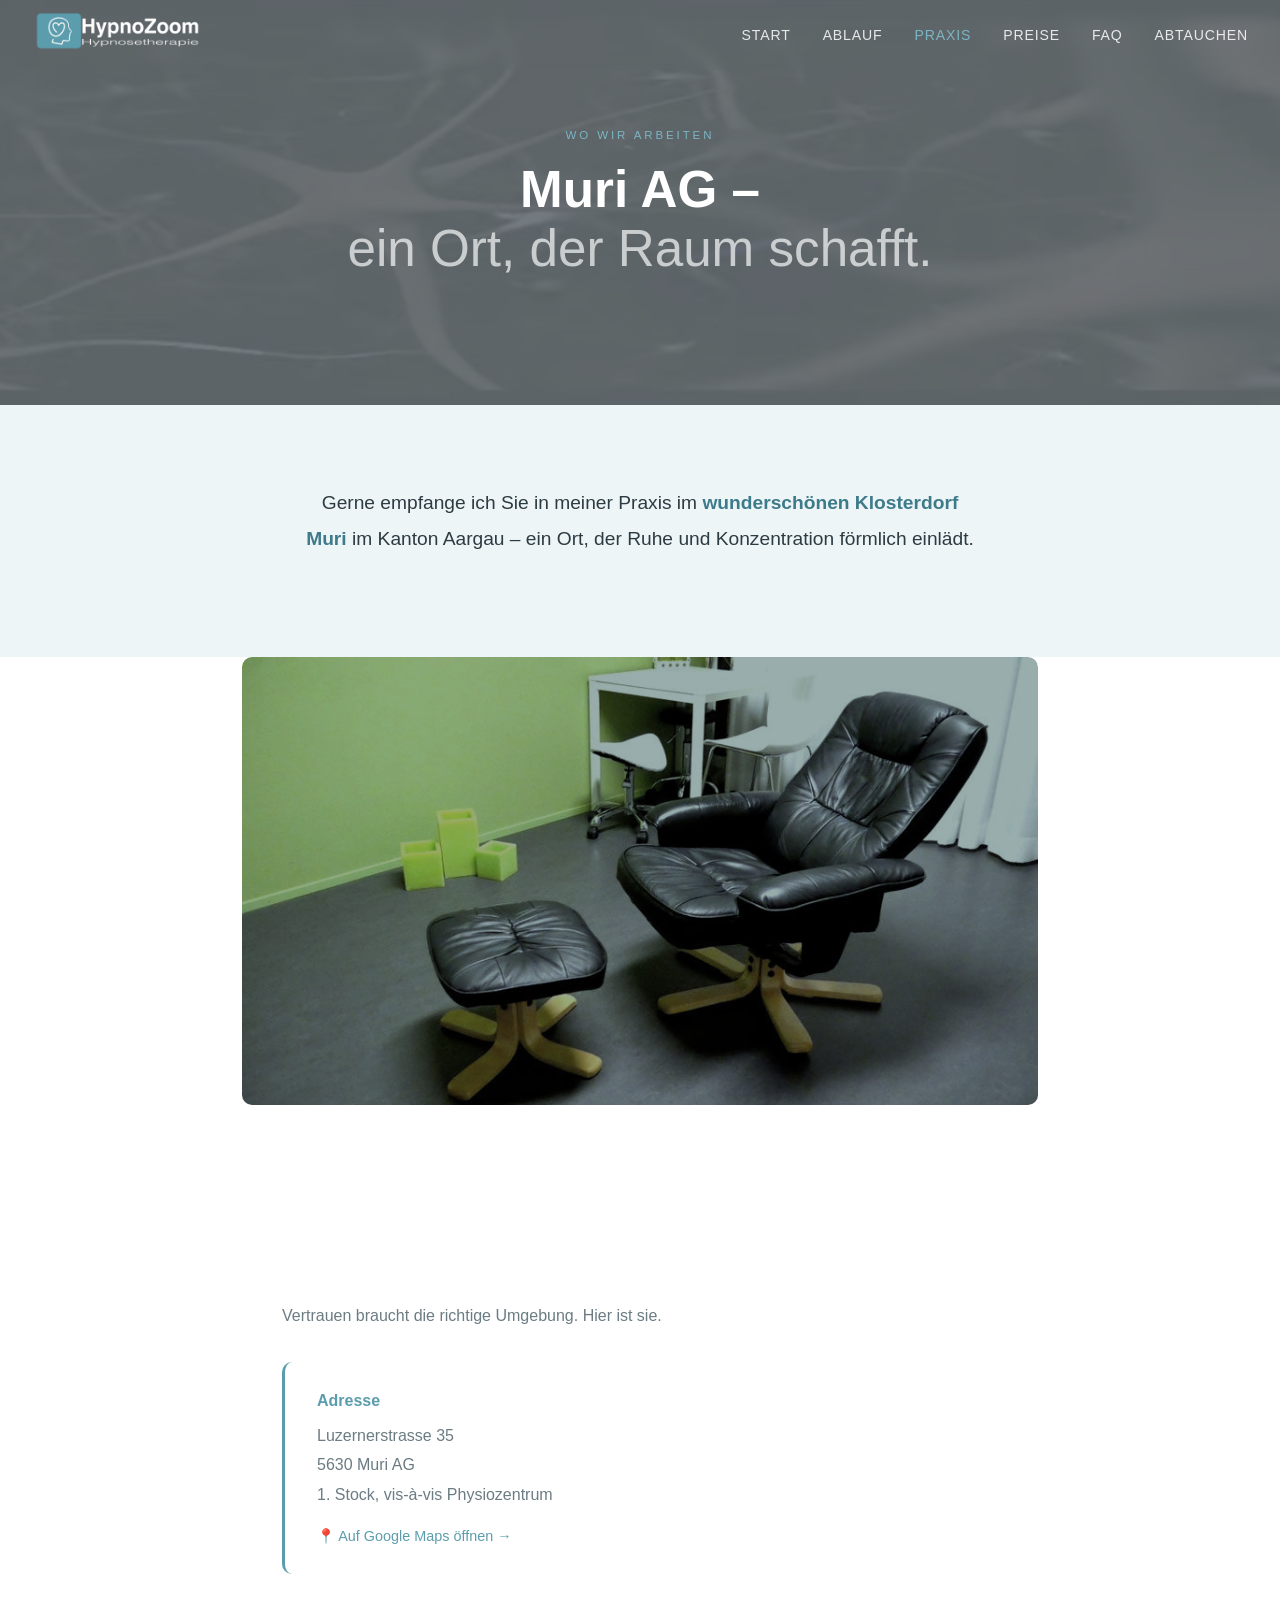
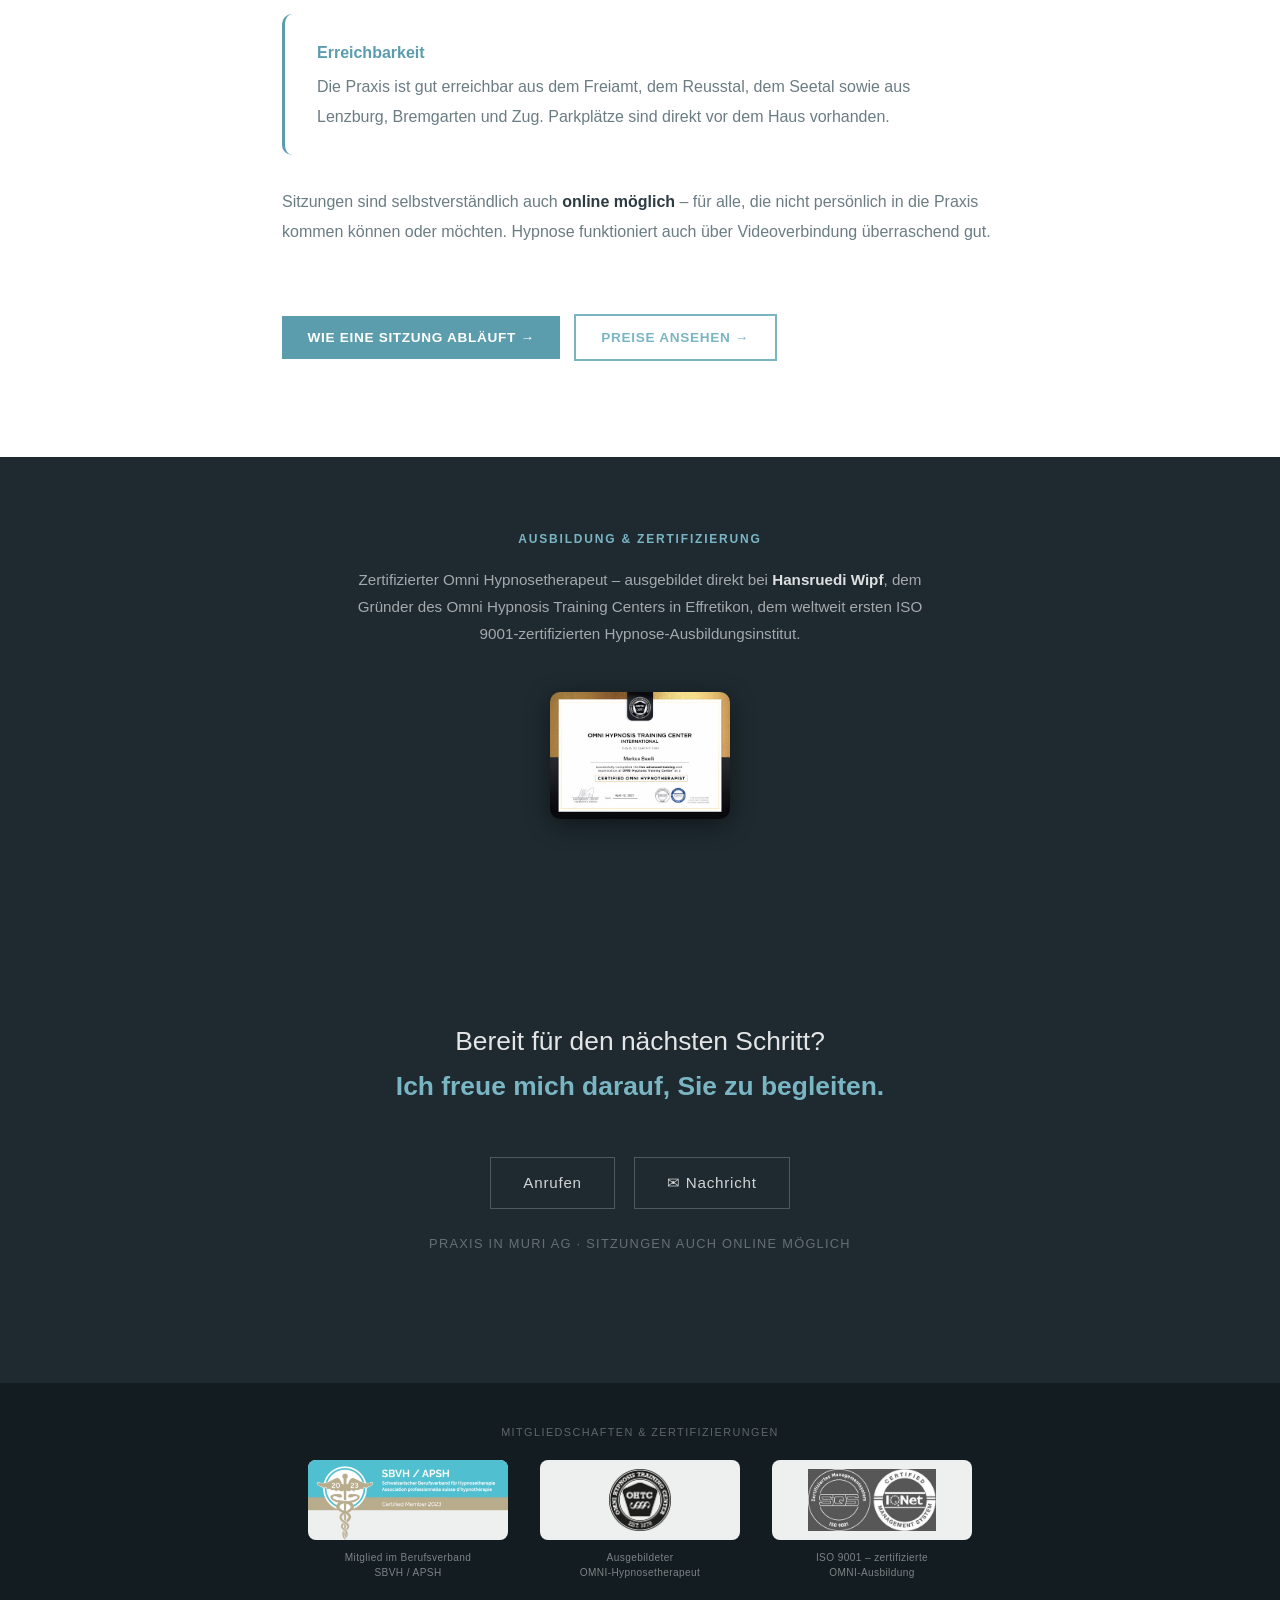
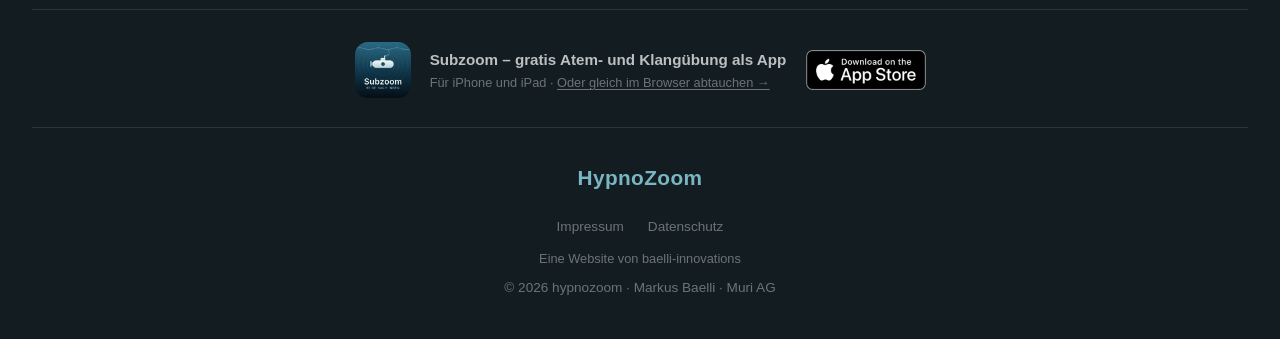
<file: praxis.html>
<!DOCTYPE html>
<html lang="de">
<head>
  <meta charset="UTF-8">
  <meta name="viewport" content="width=device-width, initial-scale=1.0">
  <title>Praxis – HypnoZoom | Markus Baelli in Muri AG</title>
  <meta name="description" content="Hypnosetherapie-Praxis von Markus Baelli im Klosterdorf Muri, Kanton Aargau. Ruhig gelegen, persönlich und professionell.">
  <link rel="stylesheet" href="style.css">
  <meta name="robots" content="index, follow">
  <meta name="google-site-verification" content="P6n1_zVhU4MIwN9poVW1xoypxf4h9SmWYmA_CE-PF7g">
  <link rel="canonical" href="https://hypnozoom.ch/praxis.html">
  <meta property="og:type" content="website">
  <meta property="og:title" content="Praxis – HypnoZoom | Markus Baelli in Muri AG">
  <meta property="og:description" content="Hypnosetherapie-Praxis von Markus Baelli im Klosterdorf Muri, Kanton Aargau. Ruhig gelegen, persönlich und professionell.">
  <meta property="og:url" content="https://hypnozoom.ch/praxis.html">
  <meta property="og:image" content="https://hypnozoom.ch/images/markus-baelli-portrait.jpg">
  <meta property="og:locale" content="de_CH">
  <meta property="og:site_name" content="HypnoZoom">
  <meta name="twitter:card" content="summary_large_image">
  <meta name="twitter:title" content="Praxis – HypnoZoom | Markus Baelli in Muri AG">
  <meta name="twitter:description" content="Hypnosetherapie-Praxis von Markus Baelli im Klosterdorf Muri, Kanton Aargau. Ruhig gelegen, persönlich und professionell.">
  <meta name="twitter:image" content="https://hypnozoom.ch/images/markus-baelli-portrait.jpg">
  <script type="application/ld+json">
  {
    "@context": "https://schema.org",
    "@type": "WebPage",
    "name": "Praxis – HypnoZoom | Markus Baelli in Muri AG",
    "description": "Hypnosetherapie-Praxis von Markus Baelli im Klosterdorf Muri, Kanton Aargau. Ruhig gelegen, persönlich und professionell.",
    "url": "https://hypnozoom.ch/praxis.html",
    "isPartOf": {
      "@type": "HealthAndBeautyBusiness",
      "name": "HypnoZoom",
      "url": "https://hypnozoom.ch/",
      "address": {
        "@type": "PostalAddress",
        "streetAddress": "Luzernerstrasse 35",
        "addressLocality": "Muri",
        "addressRegion": "AG",
        "postalCode": "5630",
        "addressCountry": "CH"
      },
      "areaServed": ["Muri AG", "Freiamt", "Reusstal", "Seetal", "Lenzburg", "Bremgarten", "Aargau", "Zug"]
    }
  }
  </script>
</head>
<body>

  <nav id="navbar" class="scrolled">
    <a href="index.html" class="nav-logo" aria-label="HypnoZoom">
      <img src="logo.png" alt="HypnoZoom" height="44">
    </a>
    <div class="nav-toggle" onclick="toggleNav()"><span></span><span></span><span></span></div>
    <ul class="nav-links" id="navLinks">
      <li><a href="index.html">Start</a></li>
      <li><a href="ablauf.html">Ablauf</a></li>
      <li><a href="praxis.html" class="active">Praxis</a></li>
      <li><a href="preise.html">Preise</a></li>
      <li><a href="faq.html">FAQ</a></li>
      <li><a href="abtauchen.html">Abtauchen</a></li>
    </ul>
  </nav>

  <section class="page-hero">
    <video class="hero-bg" autoplay muted loop playsinline preload="metadata"
           poster="images/neuronen-poster.jpg" aria-hidden="true">
      <source src="images/neuronen.webm" type="video/webm">
      <source src="images/neuronen.mp4" type="video/mp4">
    </video>
    <div class="hero-overlay"></div>
    <div class="page-hero-content">
      <p class="page-eyebrow">Wo wir arbeiten</p>
      <h1 class="page-title">Muri AG –<br><span>ein Ort, der Raum schafft.</span></h1>
    </div>
  </section>

  <div class="content-warm">
    <p class="fade-in">Gerne empfange ich Sie in meiner Praxis im <strong>wunderschönen Klosterdorf Muri</strong> im Kanton Aargau – ein Ort, der Ruhe und Konzentration förmlich einlädt.</p>
  </div>

  <figure class="praxisraum-foto fade-in">
    <div class="foto-wrap">
      <img src="images/praxisraum.jpg" alt="Hypnosetherapie-Praxisraum von Markus Baelli in Muri AG – ruhige, warme Atmosphäre" loading="lazy">
    </div>
    <figcaption>Die Praxis in Muri AG – ein Ort für Stille, Vertrauen und Veränderung.</figcaption>
  </figure>

  <div class="content-section fade-in">
    <p>Vertrauen braucht die richtige Umgebung. Hier ist sie.</p>

    <div style="margin: 2rem 0 2.5rem; padding: 1.5rem 2rem; background: rgba(255,255,255,0.05); border-radius: 10px; border-left: 3px solid var(--teal);">
      <p style="margin:0 0 0.3rem; font-weight:600; color: var(--teal);">Adresse</p>
      <p style="margin:0 0 0.8rem;">Luzernerstrasse 35<br>5630 Muri AG<br>1. Stock, vis-à-vis Physiozentrum</p>
      <a href="https://maps.google.com/?q=Luzernerstrasse+35,+5630+Muri+AG" target="_blank" rel="noopener noreferrer" style="font-size:0.9rem; color: var(--teal); text-decoration:none;">📍 Auf Google Maps öffnen →</a>
    </div>

    <div style="margin: 0 0 2rem; padding: 1.5rem 2rem; background: rgba(255,255,255,0.05); border-radius: 10px; border-left: 3px solid var(--teal);">
      <p style="margin:0 0 0.3rem; font-weight:600; color: var(--teal);">Erreichbarkeit</p>
      <p style="margin:0;">Die Praxis ist gut erreichbar aus dem Freiamt, dem Reusstal, dem Seetal sowie aus Lenzburg, Bremgarten und Zug. Parkplätze sind direkt vor dem Haus vorhanden.</p>
    </div>

    <p>Sitzungen sind selbstverständlich auch <strong>online möglich</strong> – für alle, die nicht persönlich in die Praxis kommen können oder möchten. Hypnose funktioniert auch über Videoverbindung überraschend gut.</p>

    <div style="margin-top:3rem;">
      <a href="ablauf.html" class="btn">Wie eine Sitzung abläuft →</a>
      &nbsp;
      <a href="preise.html" class="btn btn-outline">Preise ansehen →</a>
    </div>
  </div>

  <section class="diplom-section fade-in">
    <h2 class="diplom-title">Ausbildung &amp; Zertifizierung</h2>
    <p class="diplom-text">Zertifizierter Omni Hypnosetherapeut – ausgebildet direkt bei <strong>Hansruedi Wipf</strong>, dem Gründer des Omni Hypnosis Training Centers in Effretikon, dem weltweit ersten ISO 9001-zertifizierten Hypnose-Ausbildungsinstitut.</p>
    <div class="diplom-wrap">
      <img src="images/diplom-ohtc.jpg" alt="Diplom Certified Omni Hypnotherapist – Markus Baelli, OHTC International, April 2021" class="diplom-img" loading="lazy">
    </div>
  </section>

  <section class="invitation">
    <p class="invitation-text fade-in">
      Bereit für den nächsten Schritt?<br>
      <strong>Ich freue mich darauf, Sie zu begleiten.</strong>
    </p>
    <div class="contact-row fade-in">
      <a href="tel:+41565351543">Anrufen</a>
      <button class="btn-kontakt" onclick="openKontakt()">✉ Nachricht</button>
    </div>
    <p class="praxis-hint fade-in">Praxis in Muri AG · Sitzungen auch online möglich</p>
  </section>

  
  <!-- KONTAKT POPUP -->
  <div id="kontakt-overlay" onclick="closeKontakt(event)">
    <div class="kontakt-modal">
      <button class="kontakt-close" onclick="closeKontakt()">&times;</button>
      <h2>Kontaktanfrage</h2>
      <p class="kontakt-hint">Schreiben Sie mir kurz, worum es geht. Ich melde mich in der Regel innert eines Arbeitstages.</p>
      <form id="kontakt-form" action="https://api.web3forms.com/submit" method="POST" onsubmit="sendKontakt(event)">
        <input type="hidden" name="access_key" value="8c406a0c-f877-4510-b505-d80397eaa93c">
        <input type="hidden" name="subject" value="Neue Anfrage über hypnozoom.ch">
        <input type="hidden" name="from_name" value="hypnozoom.ch Kontaktformular">
        <input type="checkbox" name="botcheck" class="kontakt-hp" tabindex="-1" autocomplete="off">
        <div class="kontakt-row">
          <div class="kontakt-field">
            <label>Vorname</label>
            <input type="text" name="vorname" autocomplete="given-name" required placeholder="Ihr Vorname">
          </div>
          <div class="kontakt-field">
            <label>Nachname</label>
            <input type="text" name="nachname" autocomplete="family-name" required placeholder="Ihr Nachname">
          </div>
        </div>
        <div class="kontakt-field">
          <label>Telefon</label>
          <input type="tel" name="telefon" autocomplete="tel" placeholder="z.B. 056 123 45 67">
        </div>
        <div class="kontakt-field">
          <label>E-Mail</label>
          <input type="email" name="email" autocomplete="email" required placeholder="ihre@email.ch">
        </div>
        <div class="kontakt-field">
          <label>Ihre Nachricht</label>
          <textarea name="nachricht" rows="5" required placeholder="Beschreiben Sie kurz Ihr Anliegen…"></textarea>
        </div>
        <button type="submit" class="kontakt-submit">Nachricht senden →</button>
        <p class="kontakt-status" id="kontakt-status" role="status" aria-live="polite"></p>
        <p class="kontakt-datenschutz">Ihre Angaben verwende ich ausschliesslich, um Ihre Anfrage zu beantworten. Näheres in der <a href="datenschutz.html">Datenschutzerklärung</a>.</p>
      </form>
      <p class="kontakt-direkt">Oder direkt: <a href="tel:+41565351543">056 535 15 43</a> · <a href="mailto:info@baelli.com">info@baelli.com</a></p>
    </div>
  </div>

  <footer>
    <div class="certifications">
      <p class="cert-label">Mitgliedschaften &amp; Zertifizierungen</p>
      <div class="cert-logos">
        <div class="cert-block">
          <a href="https://www.sbvh.ch" target="_blank" rel="noopener noreferrer" class="cert-item cert-item-sbvh" title="SBVH – Schweizerischer Berufsverband für Hypnosetherapie">
            <img src="images/Logo_SBVH_2023.png" alt="SBVH Certified Member – Schweizerischer Berufsverband für Hypnosetherapie" loading="lazy">
          </a>
          <p class="cert-caption">Mitglied im Berufsverband<br>SBVH / APSH</p>
        </div>
        <div class="cert-block">
          <div class="cert-item" title="Omni Hypnosis Training Center – Ausgebildeter Omni Hypnosetherapeut">
            <img src="images/OHTC_sw.png" alt="OHTC – Omni Hypnosis Training Center, ausgebildeter Omni Hypnosetherapeut" loading="lazy">
          </div>
          <p class="cert-caption">Ausgebildeter<br>OMNI-Hypnosetherapeut</p>
        </div>
        <div class="cert-block">
          <div class="cert-item" title="ISO 9001 – zertifizierte OMNI-Hypnosetherapie-Ausbildung">
            <img src="images/ISO.jpg" alt="ISO 9001 – die OMNI-Hypnosetherapie-Ausbildung ist nach ISO 9001 zertifiziert" loading="lazy">
          </div>
          <p class="cert-caption">ISO 9001 – zertifizierte<br>OMNI-Ausbildung</p>
        </div>
      </div>
    </div>
    <div class="footer-app">
      <a class="footer-app-main" href="https://apps.apple.com/ch/app/subzoom-reise-nach-innen/id6827326550" target="_blank" rel="noopener noreferrer">
        <img class="footer-app-icon" src="images/app-subzoom.jpg" width="56" height="56" alt="Subzoom – App-Symbol" loading="lazy">
      </a>
      <div class="footer-app-text">
        <p class="footer-app-title">Subzoom – gratis Atem- und Klangübung als App</p>
        <p class="footer-app-sub">Für iPhone und iPad · <a href="abtauchen.html">Oder gleich im Browser abtauchen →</a></p>
      </div>
      <a class="footer-app-badge" href="https://apps.apple.com/ch/app/subzoom-reise-nach-innen/id6827326550" target="_blank" rel="noopener noreferrer"><img src="images/badge-app-store.png" width="120" height="40" alt="Download on the App Store" loading="lazy"></a>
    </div>
    <div class="footer-logo">
      <span style="font-size:1.3rem;font-weight:700;color:var(--teal-light);letter-spacing:0.02em;">HypnoZoom</span>
    </div>
    <div class="footer-links">
      <a href="impressum.html">Impressum</a>
      <a href="datenschutz.html">Datenschutz</a>
    </div>
    <p class="footer-parent">Eine Website von baelli-innovations</p>
    <p>© 2026 hypnozoom · Markus Baelli · Muri AG</p>
  </footer>

  <script>
    function toggleNav() { document.getElementById('navLinks').classList.toggle('open'); }
    window.addEventListener('scroll', () => {
      document.getElementById('navbar').classList.toggle('scrolled', window.scrollY > 50);
    });
    const observer = new IntersectionObserver((entries) => {
      entries.forEach(e => { if (e.isIntersecting) e.target.classList.add('visible'); });
    }, { threshold: 0.12 });
    document.querySelectorAll('.fade-in').forEach(el => observer.observe(el));

    // Kontakt-Popup
    function openKontakt() {
      document.getElementById('kontakt-overlay').classList.add('open');
      document.body.style.overflow = 'hidden';
    }
    function closeKontakt(e) {
      if (e && e.target !== document.getElementById('kontakt-overlay')) return;
      document.getElementById('kontakt-overlay').classList.remove('open');
      document.body.style.overflow = '';
    }
    document.addEventListener('keydown', e => {
      if (e.key === 'Escape') {
        document.getElementById('kontakt-overlay').classList.remove('open');
        document.body.style.overflow = '';
      }
    });
    function sendKontakt(e) {
      e.preventDefault();
      const f = e.target;
      const status = document.getElementById('kontakt-status');
      const key = f.querySelector('input[name="access_key"]').value;
      const btn = f.querySelector('.kontakt-submit');
      status.style.display = 'block';
      if (key.indexOf('EINSETZEN') !== -1) {
        status.className = 'kontakt-status fehler';
        status.textContent = 'Der Formularversand ist noch nicht aktiviert. Bitte rufen Sie an oder schreiben Sie an info@baelli.com – beides steht direkt darunter.';
        return;
      }
      status.className = 'kontakt-status';
      status.textContent = 'Wird gesendet …';
      btn.disabled = true;
      fetch(f.action, { method: 'POST', body: new FormData(f) })
        .then(r => r.json())
        .then(d => {
          if (d.success) {
            document.getElementById('kontakt-form').innerHTML =
              '<div class="kontakt-bestaetigung">' +
              '<div class="check-icon">✓</div>' +
              '<h3>Vielen Dank für Ihre Nachricht!</h3>' +
              '<p>Ihre Anfrage ist bei mir angekommen.<br>Ich melde mich in der Regel innert eines Arbeitstages.</p>' +
              '<button class="btn-schliessen" onclick="closeKontakt()">Schliessen</button>' +
              '</div>';
          } else {
            zeigeFehler(status, btn);
          }
        })
        .catch(() => zeigeFehler(status, btn));
    }
    function zeigeFehler(status, btn) {
      btn.disabled = false;
      status.className = 'kontakt-status fehler';
      status.textContent = 'Das Senden hat leider nicht geklappt. Bitte rufen Sie an unter 056 535 15 43 oder schreiben Sie an info@baelli.com.';
    }
  </script>
</body>
</html>
</file>
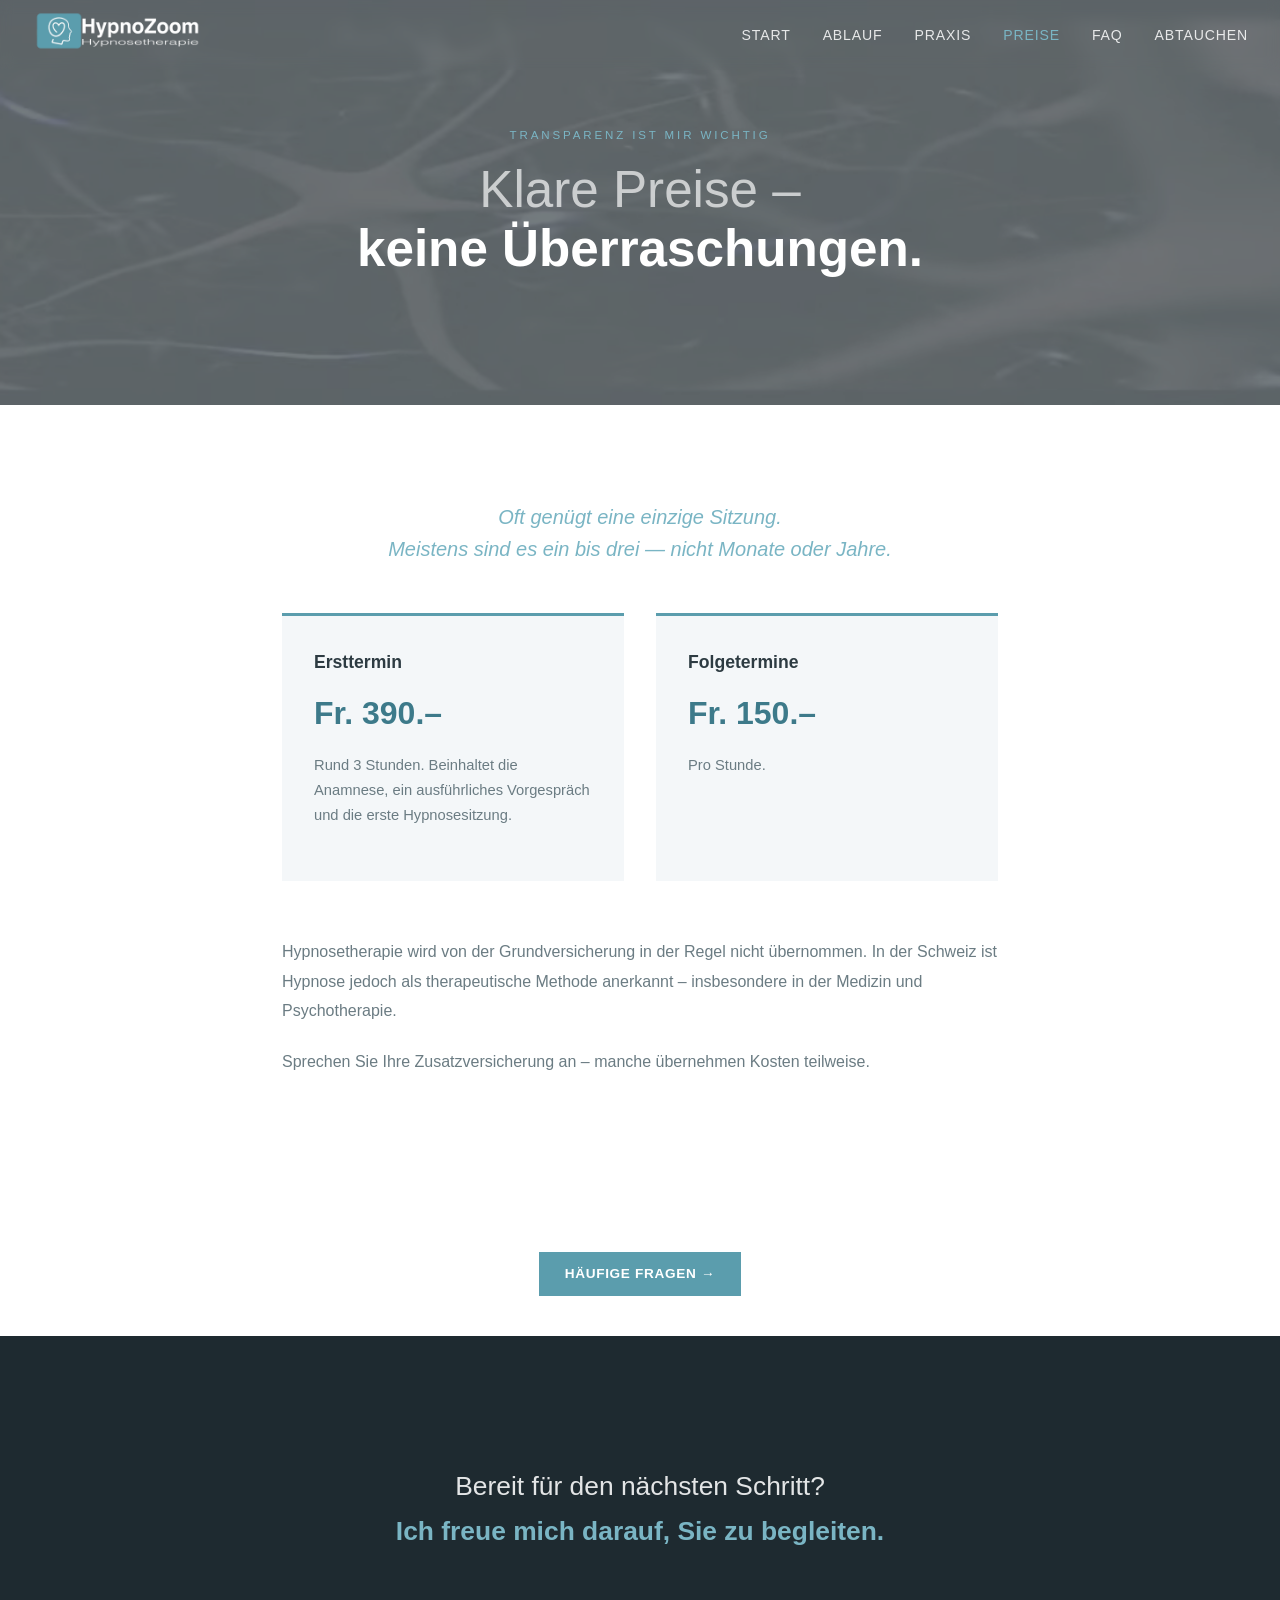
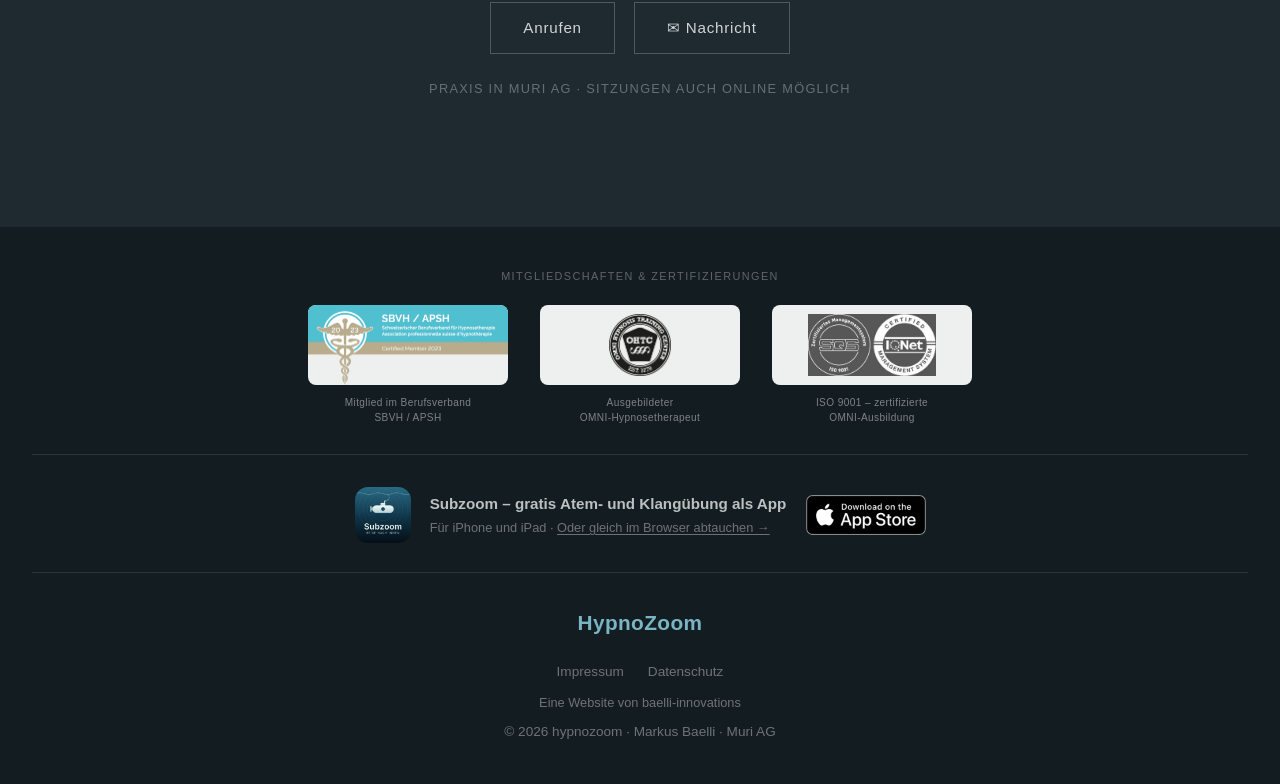
<file: preise.html>
<!DOCTYPE html>
<html lang="de">
<head>
  <meta charset="UTF-8">
  <meta name="viewport" content="width=device-width, initial-scale=1.0">
  <title>Preise – HypnoZoom | Markus Baelli</title>
  <meta name="description" content="Was kostet Hypnosetherapie – und wie viele Sitzungen braucht es? Meistens ein bis drei. Alle Antworten finden Sie hier.">
  <link rel="stylesheet" href="style.css">
  <meta name="robots" content="index, follow">
  <meta name="google-site-verification" content="P6n1_zVhU4MIwN9poVW1xoypxf4h9SmWYmA_CE-PF7g">
  <link rel="canonical" href="https://hypnozoom.ch/preise.html">
  <meta property="og:type" content="website">
  <meta property="og:title" content="Preise – HypnoZoom | Hypnosetherapie Markus Baelli">
  <meta property="og:description" content="Was kostet Hypnosetherapie – und wie viele Sitzungen braucht es? Meistens ein bis drei. Alle Antworten finden Sie hier.">
  <meta property="og:url" content="https://hypnozoom.ch/preise.html">
  <meta property="og:image" content="https://hypnozoom.ch/images/markus-baelli-portrait.jpg">
  <meta property="og:locale" content="de_CH">
  <meta property="og:site_name" content="HypnoZoom">
  <meta name="twitter:card" content="summary_large_image">
  <meta name="twitter:title" content="Preise – HypnoZoom | Hypnosetherapie Markus Baelli">
  <meta name="twitter:description" content="Was kostet Hypnosetherapie – und wie viele Sitzungen braucht es? Meistens ein bis drei. Alle Antworten finden Sie hier.">
  <meta name="twitter:image" content="https://hypnozoom.ch/images/markus-baelli-portrait.jpg">
  <script type="application/ld+json">
  {
    "@context": "https://schema.org",
    "@type": "WebPage",
    "name": "Preise – HypnoZoom | Markus Baelli",
    "description": "Transparente Preise für Hypnosetherapie bei Markus Baelli in Muri AG. Ersttermin Fr. 390.–, Folgetermine Fr. 150.–.",
    "url": "https://hypnozoom.ch/preise.html",
    "isPartOf": {
      "@type": "HealthAndBeautyBusiness",
      "name": "HypnoZoom",
      "url": "https://hypnozoom.ch/",
      "address": {
        "@type": "PostalAddress",
        "streetAddress": "Luzernerstrasse 35",
        "addressLocality": "Muri",
        "addressRegion": "AG",
        "postalCode": "5630",
        "addressCountry": "CH"
      }
    }
  }
  </script>
</head>
<body>

  <nav id="navbar" class="scrolled">
    <a href="index.html" class="nav-logo" aria-label="HypnoZoom">
      <img src="logo.png" alt="HypnoZoom" height="44">
    </a>
    <div class="nav-toggle" onclick="toggleNav()"><span></span><span></span><span></span></div>
    <ul class="nav-links" id="navLinks">
      <li><a href="index.html">Start</a></li>
      <li><a href="ablauf.html">Ablauf</a></li>
      <li><a href="praxis.html">Praxis</a></li>
      <li><a href="preise.html" class="active">Preise</a></li>
      <li><a href="faq.html">FAQ</a></li>
      <li><a href="abtauchen.html">Abtauchen</a></li>
    </ul>
  </nav>

  <section class="page-hero">
    <video class="hero-bg" autoplay muted loop playsinline preload="metadata"
           poster="images/neuronen-poster.jpg" aria-hidden="true">
      <source src="images/neuronen.webm" type="video/webm">
      <source src="images/neuronen.mp4" type="video/mp4">
    </video>
    <div class="hero-overlay"></div>
    <div class="page-hero-content">
      <p class="page-eyebrow">Transparenz ist mir wichtig</p>
      <h1 class="page-title"><span>Klare Preise –</span><br>keine Überraschungen.</h1>
    </div>
  </section>

  <div class="content-section">

    <div class="fade-in" style="text-align:center; margin-bottom: 3rem;">
      <p style="font-size:1.25rem; color:var(--teal-light); font-style:italic; line-height:1.6;">
        Oft genügt eine einzige Sitzung.<br>Meistens sind es ein bis drei — nicht Monate oder Jahre.
      </p>
    </div>

    <div class="preis-grid fade-in">
      <div class="preis-card">
        <h3>Ersttermin</h3>
        <div class="preis">Fr. 390.–</div>
        <p>Rund 3 Stunden. Beinhaltet die Anamnese, ein ausführliches Vorgespräch und die erste Hypnosesitzung.</p>
      </div>
      <div class="preis-card">
        <h3>Folgetermine</h3>
        <div class="preis">Fr. 150.–</div>
        <p>Pro Stunde.</p>
      </div>
    </div>

    <div class="fade-in" style="margin-top:3.5rem;">
      <p>Hypnosetherapie wird von der Grundversicherung in der Regel nicht übernommen. In der Schweiz ist Hypnose jedoch als therapeutische Methode anerkannt – insbesondere in der Medizin und Psychotherapie.</p>
      <p>Sprechen Sie Ihre Zusatzversicherung an – manche übernehmen Kosten teilweise.</p>
    </div>
  </div>

  <div style="text-align:center; margin: 2.5rem 0;">
    <a href="faq.html" class="btn">Häufige Fragen →</a>
  </div>

  <section class="invitation">
    <p class="invitation-text fade-in">
      Bereit für den nächsten Schritt?<br>
      <strong>Ich freue mich darauf, Sie zu begleiten.</strong>
    </p>
    <div class="contact-row fade-in">
      <a href="tel:+41565351543">Anrufen</a>
      <button class="btn-kontakt" onclick="openKontakt()">✉ Nachricht</button>
    </div>
    <p class="praxis-hint fade-in">Praxis in Muri AG · Sitzungen auch online möglich</p>
  </section>

  
  <!-- KONTAKT POPUP -->
  <div id="kontakt-overlay" onclick="closeKontakt(event)">
    <div class="kontakt-modal">
      <button class="kontakt-close" onclick="closeKontakt()">&times;</button>
      <h2>Kontaktanfrage</h2>
      <p class="kontakt-hint">Schreiben Sie mir kurz, worum es geht. Ich melde mich in der Regel innert eines Arbeitstages.</p>
      <form id="kontakt-form" action="https://api.web3forms.com/submit" method="POST" onsubmit="sendKontakt(event)">
        <input type="hidden" name="access_key" value="8c406a0c-f877-4510-b505-d80397eaa93c">
        <input type="hidden" name="subject" value="Neue Anfrage über hypnozoom.ch">
        <input type="hidden" name="from_name" value="hypnozoom.ch Kontaktformular">
        <input type="checkbox" name="botcheck" class="kontakt-hp" tabindex="-1" autocomplete="off">
        <div class="kontakt-row">
          <div class="kontakt-field">
            <label>Vorname</label>
            <input type="text" name="vorname" autocomplete="given-name" required placeholder="Ihr Vorname">
          </div>
          <div class="kontakt-field">
            <label>Nachname</label>
            <input type="text" name="nachname" autocomplete="family-name" required placeholder="Ihr Nachname">
          </div>
        </div>
        <div class="kontakt-field">
          <label>Telefon</label>
          <input type="tel" name="telefon" autocomplete="tel" placeholder="z.B. 056 123 45 67">
        </div>
        <div class="kontakt-field">
          <label>E-Mail</label>
          <input type="email" name="email" autocomplete="email" required placeholder="ihre@email.ch">
        </div>
        <div class="kontakt-field">
          <label>Ihre Nachricht</label>
          <textarea name="nachricht" rows="5" required placeholder="Beschreiben Sie kurz Ihr Anliegen…"></textarea>
        </div>
        <button type="submit" class="kontakt-submit">Nachricht senden →</button>
        <p class="kontakt-status" id="kontakt-status" role="status" aria-live="polite"></p>
        <p class="kontakt-datenschutz">Ihre Angaben verwende ich ausschliesslich, um Ihre Anfrage zu beantworten. Näheres in der <a href="datenschutz.html">Datenschutzerklärung</a>.</p>
      </form>
      <p class="kontakt-direkt">Oder direkt: <a href="tel:+41565351543">056 535 15 43</a> · <a href="mailto:info@baelli.com">info@baelli.com</a></p>
    </div>
  </div>

  <footer>
    <div class="certifications">
      <p class="cert-label">Mitgliedschaften &amp; Zertifizierungen</p>
      <div class="cert-logos">
        <div class="cert-block">
          <a href="https://www.sbvh.ch" target="_blank" rel="noopener noreferrer" class="cert-item cert-item-sbvh" title="SBVH – Schweizerischer Berufsverband für Hypnosetherapie">
            <img src="images/Logo_SBVH_2023.png" alt="SBVH Certified Member – Schweizerischer Berufsverband für Hypnosetherapie" loading="lazy">
          </a>
          <p class="cert-caption">Mitglied im Berufsverband<br>SBVH / APSH</p>
        </div>
        <div class="cert-block">
          <div class="cert-item" title="Omni Hypnosis Training Center – Ausgebildeter Omni Hypnosetherapeut">
            <img src="images/OHTC_sw.png" alt="OHTC – Omni Hypnosis Training Center, ausgebildeter Omni Hypnosetherapeut" loading="lazy">
          </div>
          <p class="cert-caption">Ausgebildeter<br>OMNI-Hypnosetherapeut</p>
        </div>
        <div class="cert-block">
          <div class="cert-item" title="ISO 9001 – zertifizierte OMNI-Hypnosetherapie-Ausbildung">
            <img src="images/ISO.jpg" alt="ISO 9001 – die OMNI-Hypnosetherapie-Ausbildung ist nach ISO 9001 zertifiziert" loading="lazy">
          </div>
          <p class="cert-caption">ISO 9001 – zertifizierte<br>OMNI-Ausbildung</p>
        </div>
      </div>
    </div>
    <div class="footer-app">
      <a class="footer-app-main" href="https://apps.apple.com/ch/app/subzoom-reise-nach-innen/id6827326550" target="_blank" rel="noopener noreferrer">
        <img class="footer-app-icon" src="images/app-subzoom.jpg" width="56" height="56" alt="Subzoom – App-Symbol" loading="lazy">
      </a>
      <div class="footer-app-text">
        <p class="footer-app-title">Subzoom – gratis Atem- und Klangübung als App</p>
        <p class="footer-app-sub">Für iPhone und iPad · <a href="abtauchen.html">Oder gleich im Browser abtauchen →</a></p>
      </div>
      <a class="footer-app-badge" href="https://apps.apple.com/ch/app/subzoom-reise-nach-innen/id6827326550" target="_blank" rel="noopener noreferrer"><img src="images/badge-app-store.png" width="120" height="40" alt="Download on the App Store" loading="lazy"></a>
    </div>
    <div class="footer-logo">
      <span style="font-size:1.3rem;font-weight:700;color:var(--teal-light);letter-spacing:0.02em;">HypnoZoom</span>
    </div>
    <div class="footer-links">
      <a href="impressum.html">Impressum</a>
      <a href="datenschutz.html">Datenschutz</a>
    </div>
    <p class="footer-parent">Eine Website von baelli-innovations</p>
    <p>© 2026 hypnozoom · Markus Baelli · Muri AG</p>
  </footer>

  <script>
    function toggleNav() { document.getElementById('navLinks').classList.toggle('open'); }
    window.addEventListener('scroll', () => {
      document.getElementById('navbar').classList.toggle('scrolled', window.scrollY > 50);
    });
    const observer = new IntersectionObserver((entries) => {
      entries.forEach(e => { if (e.isIntersecting) e.target.classList.add('visible'); });
    }, { threshold: 0.12 });
    document.querySelectorAll('.fade-in').forEach(el => observer.observe(el));

    // Kontakt-Popup
    function openKontakt() {
      document.getElementById('kontakt-overlay').classList.add('open');
      document.body.style.overflow = 'hidden';
    }
    function closeKontakt(e) {
      if (e && e.target !== document.getElementById('kontakt-overlay')) return;
      document.getElementById('kontakt-overlay').classList.remove('open');
      document.body.style.overflow = '';
    }
    document.addEventListener('keydown', e => {
      if (e.key === 'Escape') {
        document.getElementById('kontakt-overlay').classList.remove('open');
        document.body.style.overflow = '';
      }
    });
    function sendKontakt(e) {
      e.preventDefault();
      const f = e.target;
      const status = document.getElementById('kontakt-status');
      const key = f.querySelector('input[name="access_key"]').value;
      const btn = f.querySelector('.kontakt-submit');
      status.style.display = 'block';
      if (key.indexOf('EINSETZEN') !== -1) {
        status.className = 'kontakt-status fehler';
        status.textContent = 'Der Formularversand ist noch nicht aktiviert. Bitte rufen Sie an oder schreiben Sie an info@baelli.com – beides steht direkt darunter.';
        return;
      }
      status.className = 'kontakt-status';
      status.textContent = 'Wird gesendet …';
      btn.disabled = true;
      fetch(f.action, { method: 'POST', body: new FormData(f) })
        .then(r => r.json())
        .then(d => {
          if (d.success) {
            document.getElementById('kontakt-form').innerHTML =
              '<div class="kontakt-bestaetigung">' +
              '<div class="check-icon">✓</div>' +
              '<h3>Vielen Dank für Ihre Nachricht!</h3>' +
              '<p>Ihre Anfrage ist bei mir angekommen.<br>Ich melde mich in der Regel innert eines Arbeitstages.</p>' +
              '<button class="btn-schliessen" onclick="closeKontakt()">Schliessen</button>' +
              '</div>';
          } else {
            zeigeFehler(status, btn);
          }
        })
        .catch(() => zeigeFehler(status, btn));
    }
    function zeigeFehler(status, btn) {
      btn.disabled = false;
      status.className = 'kontakt-status fehler';
      status.textContent = 'Das Senden hat leider nicht geklappt. Bitte rufen Sie an unter 056 535 15 43 oder schreiben Sie an info@baelli.com.';
    }
  </script>
</body>
</html>
</file>
<file: style.css>
/* ===== HypnoZoom – Stylesheet (Teal-Edition) ===== */
:root {
  --teal:         #5B9DAD;
  --teal-dark:    #3d7a8a;
  --teal-light:   #7AB5C4;
  --teal-pale:    #edf5f7;
  --slate:        #1e2a30;
  --slate-mid:    #2d3b42;
  --text:         #2d3b42;
  --gray:         #6b7c83;
  --light-gray:   #f4f7f9;
  --white:        #ffffff;
}

* { margin: 0; padding: 0; box-sizing: border-box; }
html { scroll-behavior: smooth; }
body {
  font-family: 'Helvetica Neue', Arial, sans-serif;
  color: var(--text);
  background: var(--white);
  line-height: 1.7;
}

/* ===== NAVIGATION ===== */
nav {
  position: fixed;
  top: 0; left: 0; right: 0;
  z-index: 1000;
  display: flex;
  align-items: center;
  justify-content: space-between;
  padding: 0 2rem;
  height: 70px;
  background: rgba(255,255,255,0.0);
  backdrop-filter: blur(6px);
  transition: background 0.3s, box-shadow 0.3s;
}
nav.scrolled {
  background: rgba(30,42,48,0.97);
  box-shadow: 0 1px 16px rgba(0,0,0,0.25);
}

.nav-links {
  list-style: none;
  display: flex;
  gap: 2rem;
}
.nav-links a {
  color: var(--white);
  text-decoration: none;
  font-size: 0.88rem;
  letter-spacing: 0.06em;
  text-transform: uppercase;
  opacity: 0.85;
  transition: opacity 0.2s, color 0.2s;
}
nav.scrolled .nav-links a { color: var(--white); opacity: 0.7; }
.nav-links a:hover,
.nav-links a.active { opacity: 1; color: var(--teal-light); }
nav.scrolled .nav-links a:hover,
nav.scrolled .nav-links a.active { color: var(--teal-light); opacity: 1; }

.nav-toggle {
  display: none;
  flex-direction: column;
  gap: 5px;
  cursor: pointer;
  padding: 4px;
}
.nav-toggle span {
  display: block;
  width: 24px;
  height: 2px;
  background: var(--white);
  transition: 0.3s;
}
nav.scrolled .nav-toggle span { background: var(--white); }

/* ===== HERO ===== */
.hero {
  position: relative;
  height: 100vh;
  min-height: 520px;
  display: flex;
  align-items: center;
  justify-content: center;
  text-align: center;
  overflow: hidden;
  background: var(--slate) url('images/neuronen-poster.jpg') center/cover no-repeat;
}
.hero-overlay {
  position: absolute;
  inset: 0;
  background: linear-gradient(to bottom,
    rgba(30,42,48,0.60) 0%,
    rgba(30,42,48,0.35) 50%,
    rgba(30,42,48,0.72) 100%);
}
.hero-content {
  position: relative;
  z-index: 2;
  color: var(--white);
  padding: 2rem;
  max-width: 760px;
}
.hero-logo-wrap {
  display: flex;
  align-items: center;
  justify-content: center;
  gap: 1.8rem;
  margin-bottom: 3rem;
  transform: translateX(-80px);
}
.hero-icon-img {
  height: 280px;
  width: auto;
  flex-shrink: 0;
}
.hero-brand {
  display: flex;
  flex-direction: column;
  align-items: flex-start;
  line-height: 1;
}
.hero-brand-name {
  font-size: 4.4rem;
  font-weight: 700;
  color: var(--white);
  letter-spacing: -0.01em;
  line-height: 1;
}
.hero-brand-sub {
  font-size: 1.85rem;
  color: var(--teal-light);
  letter-spacing: 0;
  text-transform: uppercase;
  margin-top: 0.6rem;
  font-weight: 300;
}

.hero-quote {
  font-size: clamp(1.8rem, 4vw, 3.2rem);
  font-weight: 300;
  line-height: 1.35;
  color: var(--white);
  margin-bottom: 1.2rem;
  letter-spacing: -0.01em;
}
.hero-quote em {
  font-style: normal;
  color: var(--teal-light);
}
.hero-sub {
  font-size: clamp(0.95rem, 1.8vw, 1.1rem);
  color: rgba(255,255,255,0.6);
  font-weight: 300;
  letter-spacing: 0.04em;
  margin-top: 0.5rem;
}
.hero-scroll {
  margin-top: 2.5rem;
  display: inline-block;
  animation: bounce 2s infinite;
  color: rgba(255,255,255,0.45);
  font-size: 1.8rem;
  text-decoration: none;
}
@keyframes bounce {
  0%, 100% { transform: translateY(0); }
  50%       { transform: translateY(8px); }
}

/* ===== SECTION INNER ===== */
.section-inner {
  max-width: 900px;
  margin: 0 auto;
}
.section-eyebrow {
  font-size: 0.72rem;
  letter-spacing: 0.22em;
  text-transform: uppercase;
  color: var(--teal-dark);
  margin-bottom: 1.8rem;
  display: block;
}

/* ===== ANGEBOT ===== */
.angebot {
  background: var(--white);
  padding: 7rem 2rem;
  text-align: center;
}
.angebot-text {
  max-width: 680px;
  margin: 0 auto;
  font-size: clamp(1.05rem, 1.8vw, 1.25rem);
  font-weight: 300;
  line-height: 1.9;
  color: rgba(45,59,66,0.85);
}
.angebot-text p { margin-bottom: 1.2rem; }
.angebot-text p:last-child { margin-bottom: 0; }
.angebot-text strong { color: var(--text); font-weight: 600; }

/* ===== THEMEN ===== */
.themen {
  background: var(--light-gray);
  padding: 6rem 2rem;
  text-align: center;
}
.themen h2 {
  font-size: clamp(1.4rem, 2.5vw, 2rem);
  font-weight: 700;
  color: var(--text);
  margin-bottom: 0.5rem;
}
.themen-sub {
  font-size: 1rem;
  color: var(--gray);
  margin-bottom: 3rem;
  max-width: 560px;
  margin-left: auto;
  margin-right: auto;
}
.themen-grid {
  display: grid;
  grid-template-columns: repeat(auto-fit, minmax(200px, 1fr));
  gap: 1.2rem;
  max-width: 900px;
  margin: 0 auto;
}
.thema-item {
  background: var(--white);
  border-top: 3px solid var(--teal);
  padding: 1.5rem 1.2rem;
  text-align: left;
  font-size: 0.92rem;
  color: var(--text);
  font-weight: 600;
}
.thema-item span {
  display: block;
  font-size: 0.82rem;
  color: var(--gray);
  font-weight: 400;
  margin-top: 0.3rem;
}

/* ===== ERFAHRUNGEN ===== */
.erfahrungen {
  background: var(--white);
  padding: 6rem 2rem;
  text-align: center;
}
.erfahrungen h2 {
  font-size: clamp(1.4rem, 2.5vw, 2rem);
  font-weight: 700;
  color: var(--text);
  margin-bottom: 3rem;
}
.erfahrungen-liste {
  max-width: 720px;
  margin: 0 auto;
  display: flex;
  flex-direction: column;
  gap: 2rem;
}
.erfahrung-item {
  font-style: italic;
  font-size: 1rem;
  color: var(--gray);
  line-height: 1.8;
}
.erfahrung-item span {
  font-style: normal;
  font-size: 0.85rem;
  color: var(--teal);
  margin-left: 0.4em;
}

/* ===== PERSON ===== */
.person {
  background: var(--slate);
  padding: 0;
}
.person-inner {
  display: grid;
  grid-template-columns: 1fr 400px;
  min-height: 55vh;
}
.person-text {
  padding: 5rem 4rem;
  display: flex;
  flex-direction: column;
  justify-content: center;
  color: var(--white);
}
.person-text .section-eyebrow { color: var(--teal-light); }
.person-text h2 {
  font-size: clamp(1.8rem, 3vw, 2.4rem);
  font-weight: 700;
  color: var(--white);
  margin-bottom: 1.2rem;
}
.person-text p {
  font-size: 0.97rem;
  color: rgba(255,255,255,0.68);
  line-height: 1.8;
  margin-bottom: 1rem;
}
.person-photo {
  position: relative;
  overflow: hidden;
}
.person-photo img {
  width: 100%;
  height: 100%;
  object-fit: cover;
  object-position: top center;
  display: block;
  filter: grayscale(20%);
}

/* ===== BUTTONS ===== */
.btn {
  display: inline-block;
  margin-top: 1.2rem;
  padding: 0.65rem 1.6rem;
  background: var(--teal);
  color: var(--white);
  text-decoration: none;
  font-size: 0.85rem;
  font-weight: 600;
  letter-spacing: 0.05em;
  text-transform: uppercase;
  transition: background 0.2s, transform 0.1s;
}
.btn:hover { background: var(--teal-dark); transform: translateY(-1px); }
.btn-outline {
  background: transparent;
  border: 2px solid var(--teal-light);
  color: var(--teal-light);
}
.btn-outline:hover { background: var(--teal); color: var(--white); border-color: var(--teal); }

/* ===== INVITATION ===== */
.invitation {
  background: var(--slate);
  color: var(--white);
  padding: 8rem 2rem;
  text-align: center;
}
.invitation-text {
  max-width: 580px;
  margin: 0 auto 3rem;
  font-size: clamp(1.2rem, 2.2vw, 1.65rem);
  font-weight: 300;
  line-height: 1.7;
  color: rgba(255,255,255,0.88);
}
.invitation-text strong { color: var(--teal-light); font-weight: 600; }
.contact-row {
  display: flex;
  justify-content: center;
  gap: 1.2rem;
  flex-wrap: wrap;
  margin-bottom: 1.5rem;
}
.contact-row a {
  color: rgba(255,255,255,0.8);
  text-decoration: none;
  font-size: 0.95rem;
  padding: 0.75rem 2rem;
  border: 1px solid rgba(255,255,255,0.22);
  letter-spacing: 0.05em;
  transition: all 0.2s;
}
.contact-row a:hover { border-color: var(--teal-light); color: var(--teal-light); }
.praxis-hint {
  font-size: 0.8rem;
  color: rgba(255,255,255,0.32);
  letter-spacing: 0.1em;
  text-transform: uppercase;
}

/* ===== FOOTER ===== */
footer {
  background: #131d21;
  color: rgba(255,255,255,0.38);
  text-align: center;
  padding: 2.5rem 2rem;
  font-size: 0.85rem;
}
footer a { color: rgba(255,255,255,0.38); text-decoration: none; transition: color 0.2s; }
footer a:hover { color: var(--teal-light); }
.footer-logo { margin-bottom: 1.2rem; }
.footer-links { display: flex; justify-content: center; gap: 1.5rem; margin-bottom: 0.6rem; }
.footer-parent { margin-bottom: 0.4rem; font-size: 0.8rem; }

/* ===== ZERTIFIZIERUNGEN ===== */
.certifications {
  margin-bottom: 2rem;
  padding-bottom: 1.8rem;
  border-bottom: 1px solid rgba(255,255,255,0.1);
}
.cert-label {
  font-size: 0.68rem;
  letter-spacing: 0.13em;
  text-transform: uppercase;
  color: rgba(255,255,255,0.32);
  margin-bottom: 1.2rem;
}
.cert-logos {
  display: flex;
  justify-content: center;
  align-items: flex-start;
  gap: 2rem;
  flex-wrap: wrap;
}
.cert-block {
  display: flex;
  flex-direction: column;
  align-items: center;
  gap: 0.7rem;
  width: 200px;
}
.cert-item {
  width: 100%;
  height: 80px;
  box-sizing: border-box;
  background: rgba(255,255,255,0.93);
  border-radius: 8px;
  padding: 0.55rem 0.8rem;
  display: flex;
  align-items: center;
  justify-content: center;
  transition: opacity 0.2s, transform 0.2s;
  overflow: hidden;
}
.cert-item:hover { opacity: 0.82; transform: translateY(-2px); }
.cert-item img {
  max-height: 62px;
  max-width: 100%;
  width: auto;
  display: block;
}
/* SBVH Banner: crop white space at bottom via object-fit */
.cert-item-sbvh { padding: 0; }
.cert-item-sbvh img {
  width: 100%;
  height: 80px;
  max-height: 80px;
  object-fit: cover;
  object-position: top center;
}
.cert-caption {
  font-size: 0.63rem;
  line-height: 1.45;
  letter-spacing: 0.04em;
  color: rgba(255,255,255,0.45);
  text-align: center;
  margin: 0;
}
@media (max-width: 600px) {
  .cert-logos { gap: 1.2rem; }
  .cert-block { width: 145px; }
  .cert-item { height: 62px; padding: 0.4rem 0.6rem; }
  .cert-item img { max-height: 48px; }
  .cert-item-sbvh img { width: 100%; height: 62px; max-height: 62px; }
  .cert-caption { font-size: 0.58rem; }
}

/* ===== PAGE HERO (Unterseiten) ===== */
.page-hero {
  position: relative;
  height: 45vh;
  min-height: 280px;
  display: flex;
  align-items: center;
  justify-content: center;
  text-align: center;
  overflow: hidden;
  background: var(--slate) url('images/neuronen-poster.jpg') center/cover no-repeat;
}
.page-hero .hero-overlay {
  position: absolute;
  inset: 0;
  background: rgba(30,42,48,0.62);
}
.page-hero-content {
  position: relative;
  z-index: 2;
  color: var(--white);
  padding: 2rem;
}
.page-eyebrow {
  font-size: 0.72rem;
  letter-spacing: 0.25em;
  text-transform: uppercase;
  color: var(--teal-light);
  margin-bottom: 1rem;
}
.page-title {
  font-size: clamp(2rem, 5vw, 3.2rem);
  font-weight: 700;
  color: var(--white);
  line-height: 1.15;
}
.page-title span { font-weight: 300; color: rgba(255,255,255,0.68); }

/* ===== CONTENT SECTIONS (Unterseiten) ===== */
.content-section {
  padding: 6rem 2rem;
  max-width: 780px;
  margin: 0 auto;
}
.content-section h2 {
  font-size: clamp(1.4rem, 2.5vw, 2rem);
  font-weight: 700;
  margin-bottom: 1.5rem;
  color: var(--text);
}
.content-section p {
  font-size: 1rem;
  color: var(--gray);
  line-height: 1.85;
  margin-bottom: 1.3rem;
}
.content-section strong { color: var(--text); }

.content-warm {
  background: var(--teal-pale);
  padding: 5rem 2rem;
  text-align: center;
}
.content-warm p {
  max-width: 680px;
  margin: 0 auto 1.2rem;
  font-size: clamp(1rem, 1.8vw, 1.2rem);
  font-weight: 300;
  line-height: 1.9;
  color: var(--text);
}
.content-warm strong { color: var(--teal-dark); font-weight: 600; }

/* ===== PRAXISRAUM FOTO ===== */
.praxisraum-foto {
  margin: 0 auto;
  padding: 0 2rem 4rem;
  max-width: 860px;
  box-sizing: border-box;
  position: relative;
}
.praxisraum-foto .foto-wrap {
  position: relative;
  border-radius: 10px;
  overflow: hidden;
}
.praxisraum-foto img {
  width: 100%;
  display: block;
  object-fit: cover;
  max-height: 520px;
  filter: grayscale(30%) brightness(0.85);
  transition: filter 0.5s ease;
}
.praxisraum-foto .foto-wrap::after {
  content: '';
  position: absolute;
  inset: 0;
  background: rgba(42, 110, 107, 0.35);
  mix-blend-mode: multiply;
  border-radius: 10px;
  pointer-events: none;
  transition: opacity 0.5s ease;
}
.praxisraum-foto .foto-wrap:hover::after {
  opacity: 0.15;
}
.praxisraum-foto .foto-wrap:hover img {
  filter: grayscale(0%) brightness(0.95);
}
.praxisraum-foto figcaption {
  text-align: center;
  font-size: 0.8rem;
  color: rgba(255,255,255,0.4);
  margin-top: 0.9rem;
  font-style: italic;
  letter-spacing: 0.04em;
}

/* ===== DIPLOM ===== */
.diplom-section {
  background: var(--slate);
  padding: 4.5rem 2rem;
  text-align: center;
}
.diplom-title {
  font-size: 0.75rem;
  font-weight: 700;
  color: var(--teal-light);
  letter-spacing: 0.15em;
  text-transform: uppercase;
  margin-bottom: 1.1rem;
}
.diplom-text {
  color: rgba(255,255,255,0.6);
  max-width: 580px;
  margin: 0 auto 2.8rem;
  line-height: 1.75;
  font-size: 0.95rem;
}
.diplom-text strong { color: rgba(255,255,255,0.85); }
.diplom-wrap {
  max-width: 180px;
  margin: 0 auto;
  border-radius: 10px;
  overflow: hidden;
  box-shadow: 0 6px 24px rgba(0,0,0,0.45);
  transition: max-width 0.5s ease, box-shadow 0.4s ease, transform 0.4s ease;
  cursor: zoom-in;
}
.diplom-wrap:hover {
  max-width: 680px;
  box-shadow: 0 20px 60px rgba(0,0,0,0.65);
  transform: translateY(-4px);
  cursor: zoom-out;
}
.diplom-img {
  width: 100%;
  height: auto;
  display: block;
}
@media (max-width: 768px) {
  .diplom-section { padding: 3rem 1.2rem; }
  .diplom-wrap { max-width: 100%; }
}

/* ===== PREIS CARDS ===== */
.preis-grid {
  display: grid;
  grid-template-columns: repeat(auto-fit, minmax(280px, 1fr));
  gap: 2rem;
  margin-top: 2rem;
}
.preis-card {
  background: var(--light-gray);
  border-top: 3px solid var(--teal);
  padding: 2rem;
}
.preis-card h3 {
  font-size: 1.1rem;
  font-weight: 700;
  margin-bottom: 0.5rem;
  color: var(--text);
}
.preis-card .preis {
  font-size: 2rem;
  font-weight: 700;
  color: var(--teal-dark);
  margin-bottom: 0.8rem;
}
.preis-card p {
  font-size: 0.92rem;
  color: var(--gray);
  line-height: 1.7;
}

/* ===== ABLAUF STEPS ===== */
.ablauf-step {
  display: flex;
  gap: 2rem;
  margin-bottom: 3.5rem;
  align-items: flex-start;
}
.step-number {
  flex-shrink: 0;
  width: 52px;
  height: 52px;
  background: var(--teal);
  color: var(--white);
  font-size: 1.3rem;
  font-weight: 700;
  display: flex;
  align-items: center;
  justify-content: center;
  margin-top: 0.2rem;
}
.step-body h2 {
  font-size: 1.3rem;
  font-weight: 700;
  margin-bottom: 0.7rem;
  color: var(--text);
}
.step-body p {
  font-size: 1rem;
  color: var(--gray);
  line-height: 1.85;
  margin-bottom: 0.8rem;
}

/* ===== KONTAKT BUTTON ===== */
.btn-kontakt {
  color: rgba(255,255,255,0.8);
  background: none;
  border: 1px solid rgba(255,255,255,0.22);
  font-size: 0.95rem;
  padding: 0.75rem 2rem;
  letter-spacing: 0.05em;
  cursor: pointer;
  transition: all 0.2s;
  font-family: inherit;
}
.btn-kontakt:hover { border-color: var(--teal-light); color: var(--teal-light); }

/* ===== KONTAKT POPUP ===== */
#kontakt-overlay {
  display: none;
  position: fixed;
  inset: 0;
  background: rgba(15,25,30,0.75);
  backdrop-filter: blur(4px);
  z-index: 2000;
  align-items: center;
  justify-content: center;
  padding: 1.5rem;
}
#kontakt-overlay.open { display: flex; }

.kontakt-modal {
  background: var(--white);
  max-width: 520px;
  width: 100%;
  padding: 2.5rem;
  position: relative;
  border-top: 4px solid var(--teal);
  animation: modalIn 0.25s ease;
  max-height: 90vh;
  overflow-y: auto;
}
@keyframes modalIn {
  from { opacity: 0; transform: translateY(20px); }
  to   { opacity: 1; transform: translateY(0); }
}
.kontakt-close {
  position: absolute;
  top: 1rem; right: 1.2rem;
  background: none;
  border: none;
  font-size: 1.6rem;
  color: var(--gray);
  cursor: pointer;
  line-height: 1;
}
.kontakt-close:hover { color: var(--text); }
.kontakt-modal h2 {
  font-size: 1.4rem;
  font-weight: 700;
  color: var(--text);
  margin-bottom: 0.4rem;
}
.kontakt-hint {
  font-size: 0.82rem;
  color: var(--gray);
  margin-bottom: 1.8rem;
  line-height: 1.6;
}
.kontakt-row {
  display: grid;
  grid-template-columns: 1fr 1fr;
  gap: 1rem;
}
.kontakt-field {
  display: flex;
  flex-direction: column;
  margin-bottom: 1rem;
}
.kontakt-field label {
  font-size: 0.75rem;
  font-weight: 600;
  letter-spacing: 0.08em;
  text-transform: uppercase;
  color: var(--gray);
  margin-bottom: 0.35rem;
}
.kontakt-field input,
.kontakt-field textarea {
  border: 1px solid #d0dde0;
  padding: 0.65rem 0.9rem;
  font-size: 0.95rem;
  font-family: inherit;
  color: var(--text);
  background: var(--light-gray);
  transition: border-color 0.2s;
  resize: vertical;
}
.kontakt-field input:focus,
.kontakt-field textarea:focus {
  outline: none;
  border-color: var(--teal);
  background: var(--white);
}
.kontakt-submit {
  width: 100%;
  margin-top: 0.5rem;
  padding: 0.85rem;
  background: var(--teal);
  color: var(--white);
  border: none;
  font-size: 0.95rem;
  font-weight: 600;
  letter-spacing: 0.05em;
  cursor: pointer;
  font-family: inherit;
  transition: background 0.2s;
}
.kontakt-submit:hover { background: var(--teal-dark); }

.kontakt-bestaetigung {
  text-align: center;
  padding: 2rem 1rem;
}
.kontakt-bestaetigung .check-icon {
  font-size: 3rem;
  color: var(--teal);
  margin-bottom: 1rem;
}
.kontakt-bestaetigung h3 {
  font-size: 1.4rem;
  color: var(--text);
  margin-bottom: 0.75rem;
}
.kontakt-bestaetigung p {
  color: var(--text-muted, #aaa);
  margin-bottom: 1.5rem;
  line-height: 1.6;
}
.kontakt-bestaetigung .btn-schliessen {
  background: var(--teal);
  color: var(--white);
  border: none;
  padding: 0.7rem 2rem;
  border-radius: 6px;
  font-size: 1rem;
  cursor: pointer;
  transition: background 0.2s;
}
.kontakt-bestaetigung .btn-schliessen:hover { background: var(--teal-dark); }

@media (max-width: 540px) {
  .kontakt-row { grid-template-columns: 1fr; }
  .kontakt-modal { padding: 2rem 1.5rem; }
}

/* ===== FADE IN ===== */
.fade-in {
  opacity: 0;
  transform: translateY(24px);
  transition: opacity 0.8s ease, transform 0.8s ease;
}
.fade-in.visible { opacity: 1; transform: translateY(0); }

/* ===== RESPONSIVE ===== */
@media (max-width: 768px) {
  .hero { overflow: hidden; }
  .hero-logo-wrap {
    transform: translateX(0);
    flex-direction: column;
    align-items: center;
    gap: 1rem;
    margin-bottom: 2rem;
  }
  .hero-icon-img { height: 120px; }
  .hero-brand { align-items: center; text-align: center; }
  .hero-brand-name { font-size: 2.8rem; }
  .hero-brand-sub { font-size: 1.2rem; letter-spacing: 0.08em; }
  .hero-content { padding: 2rem 1.5rem; }
  .person-inner {
    grid-template-columns: 1fr;
  }
  .person-photo { height: 50vh; }
  .person-text { padding: 3rem 2rem; }
  .nav-links {
    display: none;
    flex-direction: column;
    position: absolute;
    top: 70px; left: 0; right: 0;
    background: rgba(30,42,48,0.98);
    padding: 1rem 2rem 2rem;
    gap: 1.2rem;
    box-shadow: 0 4px 20px rgba(0,0,0,0.25);
  }
  .nav-links a { color: var(--white) !important; }
  .nav-links.open { display: flex; }
  .nav-toggle { display: flex; }
  .ablauf-step { flex-direction: column; gap: 1rem; }
}

/* Kontaktformular: Honeypot, Statusmeldung, Datenschutz-Hinweis, Direktkontakt */
.kontakt-hp {
  position: absolute;
  left: -9999px;
  opacity: 0;
}
.kontakt-status {
  display: none;
  margin-top: 0.9rem;
  padding: 0.7rem 0.9rem;
  font-size: 0.86rem;
  line-height: 1.5;
  color: var(--text);
  background: var(--light-gray);
  border-left: 3px solid var(--teal);
}
.kontakt-status.fehler {
  border-left-color: #c0392b;
}
.kontakt-datenschutz {
  margin-top: 0.9rem;
  font-size: 0.75rem;
  line-height: 1.6;
  color: var(--gray);
}
.kontakt-datenschutz a { color: var(--teal); }
.kontakt-direkt {
  margin-top: 1.4rem;
  padding-top: 1.1rem;
  border-top: 1px solid #e2eaec;
  font-size: 0.85rem;
  color: var(--gray);
  text-align: center;
}
.kontakt-direkt a {
  color: var(--teal);
  text-decoration: none;
  font-weight: 600;
}
.kontakt-direkt a:hover { text-decoration: underline; }


/* ===== HERO-VIDEO (15.09.2026, ersetzt das 9,9-MB-GIF) ===== */
.hero-bg {
  position: absolute;
  inset: 0;
  width: 100%;
  height: 100%;
  object-fit: cover;
  border: 0;
  z-index: 0;
}
@media (prefers-reduced-motion: reduce) {
  video.hero-bg { display: none; }
}

/* ===== FOOTER: SUBZOOM-APP ===== */
.footer-app { display:flex; align-items:center; justify-content:center; gap:1.2rem; flex-wrap:wrap; margin:0 auto 2rem; padding-bottom:1.8rem; border-bottom:1px solid rgba(255,255,255,0.1); }
.footer-app-icon { width:56px; height:56px; border-radius:13px; display:block; }
.footer-app-text { text-align:left; }
.footer-app-title { color:rgba(255,255,255,0.72); font-size:0.95rem; font-weight:600; line-height:1.4; margin:0; }
.footer-app-sub { margin:0.2rem 0 0; font-size:0.8rem; line-height:1.5; }
.footer-app-sub a { text-decoration:underline; text-underline-offset:2px; }
.footer-app-badge { line-height:0; }
.footer-app-badge img { height:40px; width:auto; display:block; }
@media (max-width:600px) { .footer-app { flex-direction:column; gap:0.9rem; } .footer-app-text { text-align:center; } }
</file>
<file: abtauchen.css>
/* ===== ABTAUCHEN (Subzoom im Browser) ===== */
.az-stage {
  position: relative;
  min-height: 100vh;
  min-height: 100svh;
  padding: 104px 16px 56px;
  display: flex;
  align-items: center;
  justify-content: center;
  overflow: hidden;
  background: #4F7389;
  color: rgba(255,255,255,0.97);
  font-weight: 300;
}
.az-fog { position: absolute; inset: 0; width: 100%; height: 100%; display: block; }
.az-flow { position: relative; z-index: 2; width: 100%; max-width: 920px; display: flex; flex-direction: column; align-items: center; gap: 18px; }
.az-panel { width: 100%; max-width: 440px; }
[hidden] { display: none !important; }

/* Glas-Karten */
.az-card {
  background: rgba(30, 60, 74, 0.46);
  -webkit-backdrop-filter: blur(16px); backdrop-filter: blur(16px);
  border-radius: 24px;
  padding: 22px 20px;
  text-shadow: 0 1px 5px rgba(0,0,0,0.28);
}
.az-fadein { animation: azFade 0.8s ease both; }
@keyframes azFade { from { opacity: 0; } to { opacity: 1; } }

/* Einstieg */
.az-intro { text-align: center; }
.az-sub-svg { display: block; margin: 0 auto; width: 290px; max-width: 100%; height: auto; }
.az-intro h1 { font-size: 40px; font-weight: 600; line-height: 1.15; margin: 6px 0 4px; color: #fff; }
.az-kicker { font-size: 13px; font-weight: 400; letter-spacing: 3px; color: #C4DCC4; text-transform: uppercase; margin-bottom: 18px; }
.az-lines p {
  font-size: 17px; font-weight: 300; line-height: 1.55; color: #fff;
  margin: 0 0 12px; text-align: center; max-width: none;
  opacity: 0; transform: translateY(8px); transition: opacity 1.2s ease, transform 1.2s ease;
}
.az-lines p.on { opacity: 1; transform: none; }
.az-lines { cursor: pointer; }

/* Knöpfe */
.az-btn {
  display: block; width: 100%; border: 0; cursor: pointer; font: inherit;
  font-size: 17px; font-weight: 500; padding: 13px 18px; border-radius: 999px;
  background: rgba(255,255,255,0.30); color: #fff; margin-top: 8px;
  transition: opacity 1s ease, background 0.2s;
}
.az-btn:hover { background: rgba(255,255,255,0.42); }
.az-btn:disabled { opacity: 0; pointer-events: none; }
.az-btn.begin { background: rgba(255,255,255,0.92); color: #2D4A42; }
.az-btn.begin:hover { background: #fff; }
.az-btn:focus-visible, .az-chip:focus-visible, .az-tile:focus-visible, .az-play:focus-visible, .az-step:focus-visible, .az-switch input:focus-visible + .az-track { outline: 2px solid #fff; outline-offset: 2px; }

/* Einstellungen */
.az-setup { display: grid; grid-template-columns: 1fr; gap: 14px; justify-items: center; width: 100%; }
@media (min-width: 900px) { .az-setup { grid-template-columns: 1fr 1fr; align-items: start; } .az-setup .az-begin-wrap { grid-column: 1 / -1; } }
.az-setup .az-card { width: 100%; max-width: 440px; }
.az-brand { text-align: center; color: rgba(255,255,255,0.85); margin-bottom: 14px; }
.az-brand b { display: block; font-size: 15px; font-weight: 400; letter-spacing: 4px; }
.az-brand span { font-size: 12px; font-weight: 300; }
.az-q { font-size: 21px; font-weight: 300; text-align: center; line-height: 1.35; margin-bottom: 14px; color: #fff; }
.az-chips { display: grid; grid-template-columns: repeat(3, 1fr); gap: 8px; }
.az-chip {
  border: 0; cursor: pointer; font: inherit; font-size: 14px; font-weight: 500; color: #fff;
  background: rgba(255,255,255,0.12); padding: 9px 4px; border-radius: 999px; white-space: nowrap;
  text-shadow: none;
}
.az-chip[aria-pressed="true"] { background: rgba(255,255,255,0.34); }
.az-custom { display: flex; align-items: center; justify-content: center; gap: 18px; margin-top: 12px; }
.az-custom output { font-size: 22px; font-weight: 300; min-width: 90px; text-align: center; font-variant-numeric: tabular-nums; }
.az-step { width: 40px; height: 40px; border-radius: 50%; border: 0; cursor: pointer; background: rgba(255,255,255,0.2); color: #fff; font-size: 22px; line-height: 1; }
.az-wake { display: flex; align-items: flex-start; justify-content: space-between; gap: 14px; margin-top: 16px; cursor: pointer; text-shadow: none; }
.az-wake strong { display: block; font-size: 14px; font-weight: 500; color: #fff; }
.az-wake small { display: block; font-size: 12px; font-weight: 300; line-height: 1.45; color: rgba(255,255,255,0.78); margin-top: 2px; }
.az-switch { position: relative; flex: none; width: 48px; height: 28px; margin-top: 2px; }
.az-switch input { position: absolute; inset: 0; opacity: 0; width: 100%; height: 100%; margin: 0; cursor: pointer; z-index: 1; }
.az-track { position: absolute; inset: 0; border-radius: 999px; background: rgba(255,255,255,0.25); transition: background 0.2s; }
.az-track::after { content: ""; position: absolute; top: 3px; left: 3px; width: 22px; height: 22px; border-radius: 50%; background: #fff; transition: transform 0.2s; }
.az-switch input:checked + .az-track { background: #95B895; }
.az-switch input:checked + .az-track::after { transform: translateX(20px); }
.az-note { font-size: 12px; font-weight: 300; line-height: 1.5; text-align: center; color: rgba(255,255,255,0.78); margin-top: 14px; max-width: none; }

/* Klangmenü */
.az-snd { text-shadow: none; }
.az-tiles { display: grid; grid-template-columns: 1fr 1fr; gap: 8px; }
.az-tile {
  border: 0; cursor: pointer; font: inherit; color: #fff; text-align: center;
  background: rgba(255,255,255,0.12); border-radius: 16px; padding: 12px 6px;
  display: flex; flex-direction: column; align-items: center; gap: 4px;
}
.az-tile .ic { height: 26px; display: flex; align-items: center; justify-content: center; }
.az-tile b { font-size: 15px; font-weight: 500; }
.az-tile small { font-size: 11px; font-weight: 300; color: rgba(255,255,255,0.8); }
.az-tile[aria-pressed="true"], .az-mini[aria-pressed="true"] { background: rgba(255,255,255,0.34); }
.az-minis { display: grid; grid-template-columns: repeat(4, 1fr); gap: 8px; margin-top: 8px; }
.az-mini {
  border: 0; cursor: pointer; font: inherit; color: #fff; background: rgba(255,255,255,0.12);
  border-radius: 14px; padding: 8px 2px; display: flex; flex-direction: column; align-items: center; gap: 4px;
  font-size: 12px; font-weight: 500;
}
.az-bands { display: grid; grid-template-columns: 1fr 1fr; gap: 8px; margin-top: 10px; }
.az-hint { font-size: 12px; font-weight: 300; text-align: center; color: rgba(255,255,255,0.78); margin-top: 8px; max-width: none; }
.az-blurb { font-size: 13px; font-weight: 300; line-height: 1.5; text-align: center; color: rgba(255,255,255,0.9); margin-top: 12px; max-width: none; min-height: 3em; }
.az-vol { display: flex; align-items: center; gap: 10px; margin-top: 12px; color: rgba(255,255,255,0.85); }
.az-play { flex: none; width: 36px; height: 36px; border-radius: 50%; border: 0; cursor: pointer; background: rgba(255,255,255,0.18); color: #fff; display: flex; align-items: center; justify-content: center; }
.az-vol input[type=range] { flex: 1; min-width: 0; accent-color: #fff; height: 28px; }
.az-load { font-size: 12px; text-align: center; color: rgba(255,255,255,0.8); margin-top: 6px; min-height: 1em; }
.az-end { margin-top: 12px; }
.az-end .az-chip { width: 100%; padding: 10px; font-size: 14px; }
.az-credit { text-align: center; font-size: 13px; font-weight: 500; color: rgba(255,255,255,0.8); text-shadow: 0 1px 3px rgba(0,0,0,0.35); margin-top: 2px; max-width: none; }

/* Sitzung: Vollbild */
.az-sess { position: absolute; inset: 0; z-index: 5; display: none; align-items: center; justify-content: center; text-align: center; }
.az-stage.live { position: fixed; inset: 0; z-index: 3000; padding: 0; min-height: 0; display: block; overscroll-behavior: none; touch-action: manipulation; -webkit-user-select: none; user-select: none; }
.az-stage.live .az-flow { display: none; }
.az-stage.live .az-sess { display: flex; }
.az-veil { position: absolute; inset: 0; opacity: 0; pointer-events: none; }
.az-ring { position: absolute; left: 50%; top: 50%; width: 250px; height: 250px; margin: -125px 0 0 -125px; border: 1.5px solid rgba(255,255,255,0.22); border-radius: 50%; pointer-events: none; transition: border-color 2s ease; }
.az-ring.off { border-color: rgba(255,255,255,0); }
.az-msg { position: relative; z-index: 2; width: 300px; max-width: 78vw; padding: 0 4px; color: #f7f7f7; text-shadow: 0 1px 6px rgba(0,0,0,0.28); transition: opacity 2s ease; will-change: transform; pointer-events: none; }
.az-msg.hide { opacity: 0; }
.az-main { font-size: 24px; font-weight: 300; line-height: 1.35; }
.az-main.small { font-size: 19px; }
.az-prompt p { font-size: 19px; font-weight: 300; line-height: 1.4; margin: 0 0 10px; color: #f7f7f7; max-width: none; }
.az-num { font-size: 54px; font-weight: 100; line-height: 1.1; margin-top: 12px; font-variant-numeric: tabular-nums; }
.az-sub { font-size: 15px; font-weight: 300; line-height: 1.45; margin-top: 12px; color: rgba(247,247,247,0.85); }
.az-dark { position: absolute; inset: 0; z-index: 3; background: #000; opacity: 0; pointer-events: none; }
.az-menu { position: absolute; z-index: 6; left: 0; right: 0; bottom: 0; padding: 0 16px calc(14px + env(safe-area-inset-bottom)); display: flex; flex-direction: column; align-items: center; gap: 8px; transition: opacity 0.6s ease; }
.az-menu.hidden { opacity: 0; pointer-events: none; }
.az-menu .az-card { width: 100%; max-width: 440px; padding: 16px; border-radius: 22px; }
.az-count { font-size: 15px; font-weight: 300; font-variant-numeric: tabular-nums; color: rgba(255,255,255,0.9); background: rgba(30,60,74,0.55); -webkit-backdrop-filter: blur(12px); backdrop-filter: blur(12px); padding: 6px 14px; border-radius: 999px; }
.az-finish { position: absolute; z-index: 7; left: 50%; bottom: calc(40px + env(safe-area-inset-bottom)); transform: translateX(-50%); border: 1px solid rgba(255,255,255,0.35); background: transparent; color: rgba(255,255,255,0.6); font: inherit; font-size: 14px; padding: 10px 22px; border-radius: 999px; cursor: pointer; }
.az-fs { position: absolute; z-index: 7; top: 12px; right: 12px; border: 0; background: rgba(30,60,74,0.5); color: #fff; font: inherit; font-size: 13px; padding: 7px 12px; border-radius: 999px; cursor: pointer; opacity: 0; transition: opacity 0.6s ease; pointer-events: none; }
.az-menu-open .az-fs { opacity: 1; pointer-events: auto; }

/* Unterer Teil der Seite */
.az-info { max-width: 780px; margin: 0 auto; padding: 4.5rem 2rem 2rem; }
.az-info h2 { font-size: clamp(1.4rem, 2.5vw, 2rem); font-weight: 700; margin-bottom: 1.2rem; color: var(--text); }
.az-info p { font-size: 1rem; color: var(--gray); line-height: 1.85; margin-bottom: 1.1rem; }
.az-info strong { color: var(--text); }
.az-disclaimer { font-size: 0.85rem !important; border-top: 1px solid rgba(45,59,66,0.12); padding-top: 1.2rem; margin-top: 1.4rem; }
.az-app { background: var(--teal-pale); padding: 4.5rem 2rem; text-align: center; }
.az-app h2 { font-size: clamp(1.4rem, 2.5vw, 2rem); font-weight: 700; margin-bottom: 1rem; color: var(--text); }
.az-app p.lead { max-width: 620px; margin: 0 auto 1.6rem; font-size: 1.05rem; font-weight: 300; line-height: 1.85; color: var(--text); }
.app-card { display: flex; gap: 1.6rem; align-items: center; justify-content: center; flex-wrap: wrap; }
.app-icon { width: 96px; height: 96px; border-radius: 22px; box-shadow: 0 6px 20px rgba(30,42,48,0.18); display: block; }
.app-card-text { text-align: left; }
.badge-store { display: inline-block; line-height: 0; }
.badge-store img { height: 48px; width: auto; display: block; }
.app-hinweis { margin: 0.8rem 0 0; font-size: 0.85rem; color: var(--gray); }
@media (max-width: 600px) { .app-card { flex-direction: column; } .app-card-text { text-align: center; } .az-intro h1 { font-size: 36px; } }
@media (prefers-reduced-motion: reduce) { .az-lines p { transition: none; } .az-fadein { animation: none; } }

/* Menü während der Reise: kompakter; Tippen neben die Karte blendet es aus */
.az-menu { pointer-events: none; }
.az-menu > * { pointer-events: auto; }
.az-menu.hidden > * { pointer-events: none; }
.az-menu .az-card { padding: 12px; border-radius: 20px; max-height: calc(100vh - 90px); max-height: calc(100svh - 90px); overflow-y: auto; overscroll-behavior: contain; }
.az-menu .az-tiles { gap: 6px; }
.az-menu .az-tile { padding: 7px 4px; gap: 2px; border-radius: 14px; }
.az-menu .az-tile .ic { height: 20px; }
.az-menu .az-tile .ic svg { transform: scale(0.8); }
.az-menu .az-tile b { font-size: 14px; }
.az-menu .az-tile small { font-size: 10px; }
.az-menu .az-minis { margin-top: 6px; gap: 6px; }
.az-menu .az-mini { padding: 5px 2px; gap: 2px; font-size: 11px; border-radius: 12px; }
.az-menu .az-bands { margin-top: 8px; }
.az-menu .az-chip { padding: 7px 4px; font-size: 13px; }
.az-menu .az-blurb { font-size: 12px; line-height: 1.4; margin-top: 8px; min-height: 0; }
.az-menu .az-vol { margin-top: 8px; }
.az-menu .az-play { width: 32px; height: 32px; }
.az-menu .az-end { display: grid; grid-template-columns: 1fr 1fr; gap: 8px; margin-top: 8px; }
.az-count { font-size: 14px; padding: 4px 12px; }
@media (max-height: 520px) {
  .az-menu { padding-bottom: calc(8px + env(safe-area-inset-bottom)); gap: 6px; }
  .az-menu .az-card { max-width: 600px; }
  .az-menu .az-tiles { grid-template-columns: 1fr 1fr; }
  .az-menu .az-tile { flex-direction: row; justify-content: center; gap: 8px; padding: 6px; }
  .az-menu .az-tile .ic { height: 20px; }
  .az-menu .az-tile small { display: none; }
  .az-menu .az-blurb { display: none; }
  .az-menu .az-hint { display: none; }
}

/* Notch und Seitenleisten (viewport-fit=cover) */
.az-menu { padding-left: max(16px, env(safe-area-inset-left, 0px)); padding-right: max(16px, env(safe-area-inset-right, 0px)); }
.az-fs { top: calc(12px + env(safe-area-inset-top, 0px)); right: calc(12px + env(safe-area-inset-right, 0px)); }
.az-fshint { margin: 10px auto 0; max-width: 380px; }
.az-stage:not(.live) { padding-left: max(16px, env(safe-area-inset-left, 0px)); padding-right: max(16px, env(safe-area-inset-right, 0px)); }

.az-kicker2 { font-size: 14px; font-weight: 300; color: rgba(255,255,255,0.85); margin: -12px 0 18px; }
.az-keine { font-size: 12.5px; font-weight: 300; line-height: 1.5; text-align: center; color: rgba(255,255,255,0.92); text-shadow: none; margin: 0 0 12px; max-width: none; background: rgba(30,60,74,0.5); -webkit-backdrop-filter: blur(12px); backdrop-filter: blur(12px); padding: 10px 14px; border-radius: 16px; }
.az-info a { color: var(--teal-dark); }

/* Stand App 1.2 (24.11.2026): zwei Beginnen-Knöpfe, Restzeit oben, Bild Klangkulissen */
.az-begins { display: grid; grid-template-columns: 1fr; gap: 10px; width: 100%; max-width: 440px; margin: 0 auto; }
.az-begins .az-btn { border-radius: 22px; width: 100%; margin: 0; padding: 11px 14px; display: flex; flex-direction: column; align-items: center; gap: 2px; line-height: 1.3; }
.az-begins .az-btn b { font-size: 16px; font-weight: 500; }
.az-begins .az-btn small { font-size: 12px; font-weight: 300; opacity: 0.85; }
.az-sess > .az-count { position: absolute; z-index: 6; top: calc(12px + env(safe-area-inset-top, 0px)); left: 50%; transform: translateX(-50%); opacity: 0; pointer-events: none; transition: opacity 0.6s ease; white-space: nowrap; }
.az-menu-open > .az-count { opacity: 1; }
.az-kul { display: flex; align-items: center; justify-content: center; gap: 10px; width: 100%; margin-top: 12px; padding: 10px 14px; border: 1px solid rgba(255,255,255,0.35); border-radius: 999px; background: rgba(255,255,255,0.14); color: #fff; font: inherit; font-size: 14px; font-weight: 500; cursor: pointer; transition: background 0.2s; }
.az-kul:hover { background: rgba(255,255,255,0.24); }
.az-kul:focus-visible, .az-modal-x:focus-visible { outline: 2px solid #fff; outline-offset: 2px; }
.az-pill { font-size: 11px; font-weight: 500; padding: 3px 9px; border-radius: 999px; background: #E8C66A; color: #3A2F0B; white-space: nowrap; }
.az-menu .az-kul { display: none; }
.az-modal { position: fixed; inset: 0; z-index: 2000; display: flex; align-items: center; justify-content: center; padding: 16px; background: rgba(10,22,28,0.72); -webkit-backdrop-filter: blur(6px); backdrop-filter: blur(6px); }
.az-modal[hidden] { display: none; }
.az-modal-box { position: relative; width: 100%; max-width: 380px; max-height: calc(100vh - 32px); max-height: calc(100svh - 32px); overflow-y: auto; overscroll-behavior: contain; padding: 22px 20px 18px; border-radius: 24px; background: #1F3B47; color: #fff; text-align: center; box-shadow: 0 20px 60px rgba(0,0,0,0.45); }
.az-modal-box h2 { font-size: 22px; font-weight: 500; margin: 0 0 6px; color: #fff; }
.az-modal-lead { font-size: 14px; font-weight: 300; line-height: 1.5; margin: 0 auto 14px; max-width: none; color: rgba(255,255,255,0.92); }
.az-modal-img { display: block; width: 160px; max-width: 60%; height: auto; margin: 0 auto 14px; border-radius: 20px; box-shadow: 0 8px 24px rgba(0,0,0,0.35); }
.az-modal-list { list-style: none; margin: 0 0 12px; padding: 0; text-align: left; font-size: 13.5px; font-weight: 300; line-height: 1.5; }
.az-modal-list li { position: relative; padding: 3px 0 3px 18px; color: rgba(255,255,255,0.95); }
.az-modal-list li::before { content: ""; position: absolute; left: 3px; top: 11px; width: 6px; height: 6px; border-radius: 50%; background: #95B895; }
.az-modal-note { font-size: 12px; font-weight: 300; line-height: 1.45; margin: 8px auto; max-width: none; color: rgba(255,255,255,0.78); }
.az-modal .badge-store { display: inline-block; margin-top: 4px; }
.az-modal-x { position: absolute; top: 8px; right: 10px; width: 36px; height: 36px; border: 0; border-radius: 50%; background: rgba(255,255,255,0.14); color: #fff; font-size: 22px; line-height: 1; cursor: pointer; }
.az-vorab { font-size: 13.5px; font-weight: 300; line-height: 1.5; text-align: center; color: rgba(255,255,255,0.95); text-shadow: none; margin: 0; background: rgba(30,60,74,0.5); -webkit-backdrop-filter: blur(12px); backdrop-filter: blur(12px); padding: 10px 14px; border-radius: 16px; }
.az-vorab strong { font-weight: 500; color: #fff; }
.az-vorab a { color: #fff; text-decoration: underline; text-underline-offset: 2px; white-space: nowrap; }
#was-ist-subzoom { scroll-margin-top: 80px; }
@media (max-width: 600px) { .az-stage { padding-top: 86px; } .az-flow { gap: 12px; } .az-intro .az-sub-svg { width: 200px; } }
@media (min-width: 601px) { .az-vorab.az-panel { max-width: 720px; } }
@media (min-width: 601px) and (max-height: 900px) { .az-stage { padding-top: 90px; } .az-intro .az-sub-svg { width: 220px; } }
</file>
